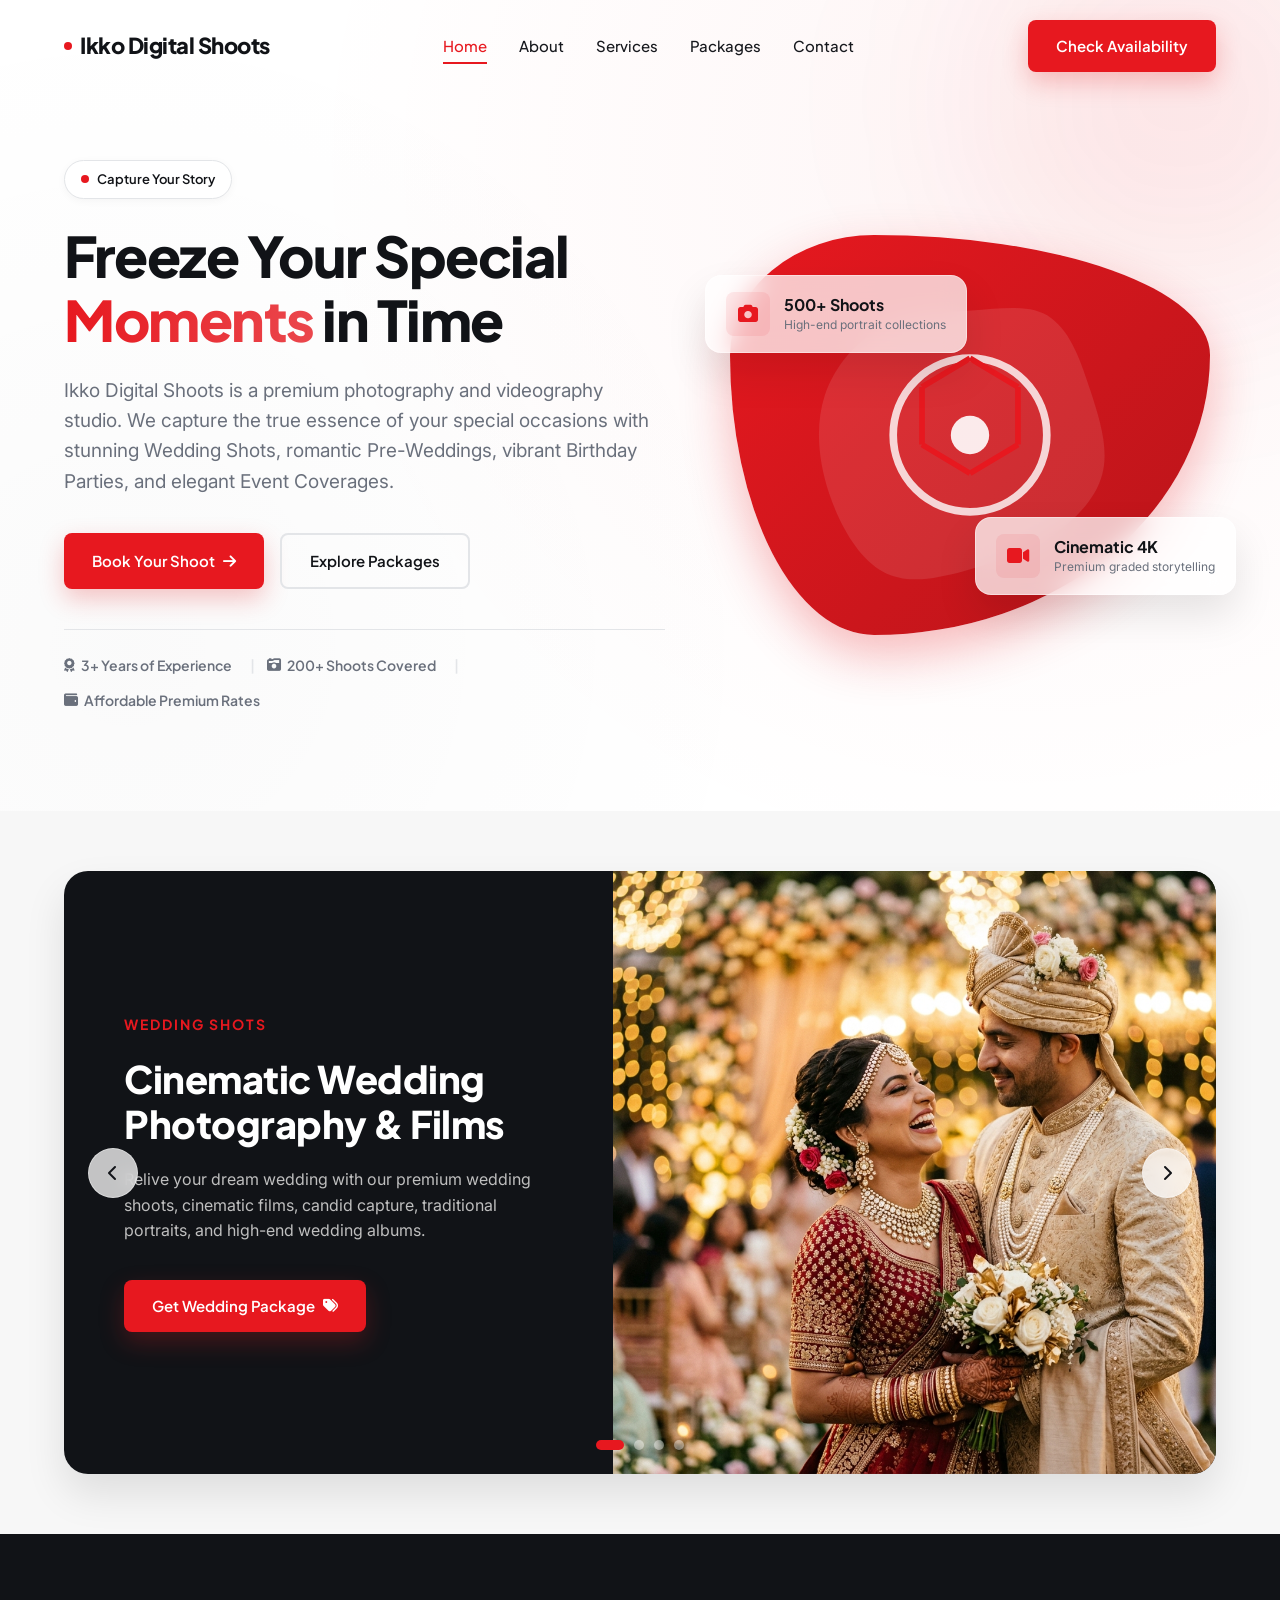
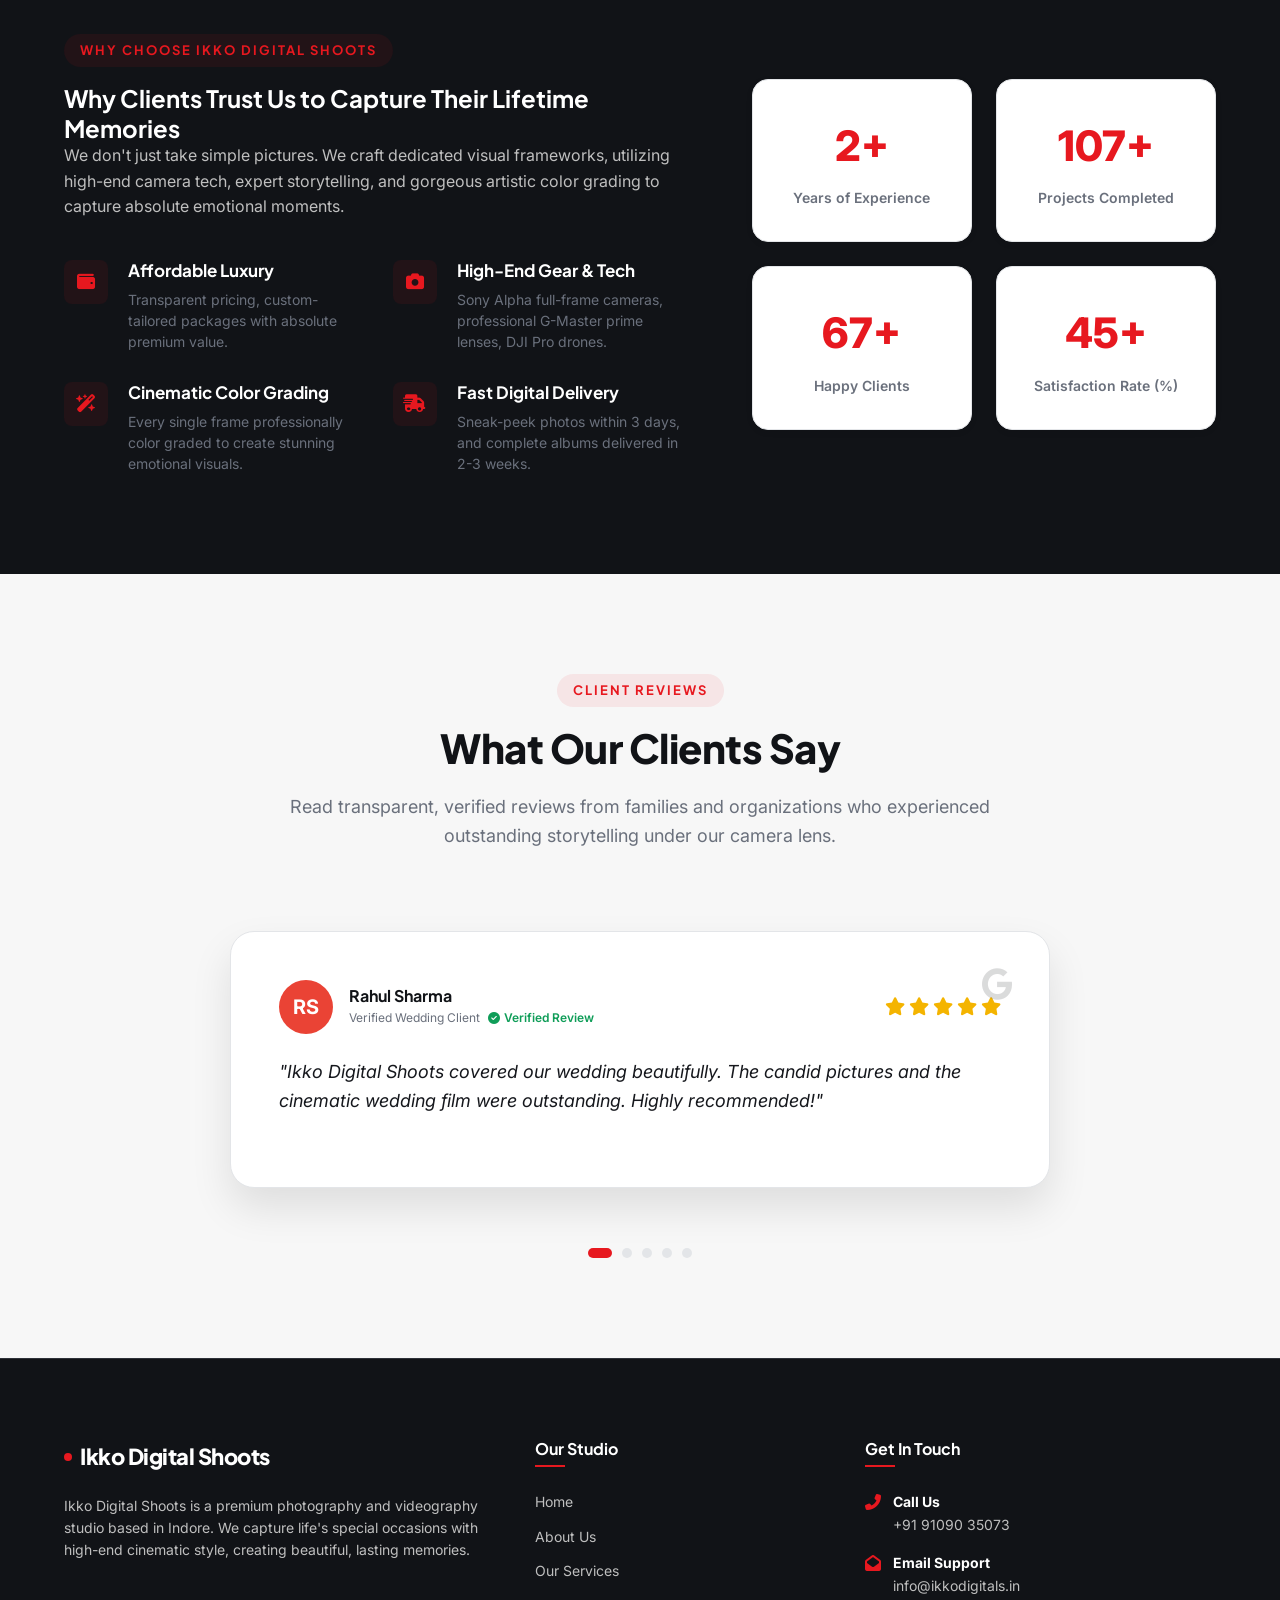
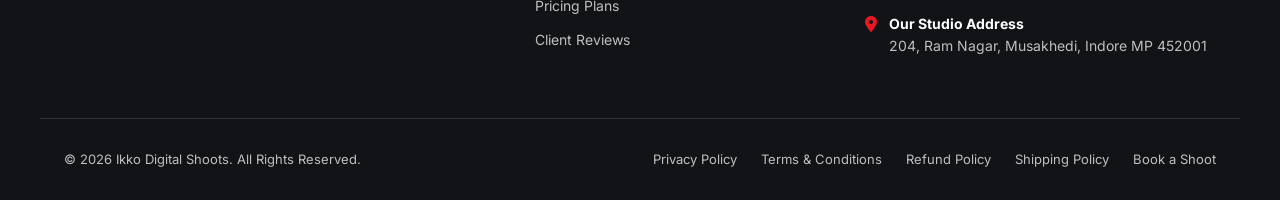
<file: index.html>
<!DOCTYPE html>
<html lang="en">
<head>
  <meta charset="UTF-8">
  <meta name="viewport" content="width=device-width, initial-scale=1.0">
  
  <!-- SEO Optimized Meta Tags -->
  <title>Ikko Digital Shoots | Premium Photography & Videography Services</title>
  <meta name="description" content="Ikko Digital Shoots captures your perfect moments with stunning Wedding Shots, Pre-Wedding Films, Event Coverage, and Birthday Parties. Affordable premium packages in Indore.">
  <meta name="keywords" content="Photography Services, Videography, Wedding Photography Indore, Pre Wedding Shoots, Event Videography, Birthday Party Shoots, Cinematic Wedding Films, Ikko Digital Shoots">
  <meta name="author" content="Ikko Digital Shoots">
  
  <!-- OpenGraph Metadata for Social Media Sharing -->
  <meta property="og:title" content="Ikko Digital Shoots | Premium Photography & Videography Services">
  <meta property="og:description" content="Capture your life's most beautiful memories with our cinematic high-definition photography and videography starting at just ₹15,000.">
  <meta property="og:image" content="assets/images/wedding_shots.png">
  <meta property="og:url" content="https://ikkodigitals.in">
  <meta property="og:type" content="website">

  <!-- Icons & Fonts -->
  <link rel="stylesheet" href="https://cdnjs.cloudflare.com/ajax/libs/font-awesome/6.4.0/css/all.min.css">
  <link rel="stylesheet" href="css/style.css">
</head>
<body>

  <!-- Scroll Progress Indicator -->
  <div class="scroll-progress-container">
    <div class="scroll-progress-bar" id="scrollProgress"></div>
  </div>

  <!-- Sticky Glassmorphic Header -->
  <header class="header" id="header">
    <div class="container header-container">
      <a href="#hero" class="logo">
        <span class="logo-dot"></span>Ikko Digital Shoots
      </a>
      
      <nav class="nav" id="navMenu">
        <a href="index.html" class="nav-link active">Home</a>
        <a href="about.html" class="nav-link">About</a>
        <a href="services.html" class="nav-link">Services</a>
        <a href="packages.html" class="nav-link">Packages</a>
        <a href="contact.html" class="nav-link">Contact</a>
        <a href="contact.html" class="btn btn-primary mobile-cta-btn">Book a Shoot</a>
      </nav>

      <div class="header-cta">
        <a href="contact.html" class="btn btn-primary">Check Availability</a>
      </div>

      <button class="hamburger" id="hamburgerMenu" aria-label="Toggle Menu">
        <span></span>
        <span></span>
        <span></span>
      </button>
    </div>
  </header>

  <!-- Interactive Hero Section -->
  <section class="hero" id="hero">
    <div class="container hero-grid">
      <div class="hero-content reveal-left">
        <div class="hero-tag">
          <span class="hero-tag-pulse"></span> Capture Your Story
        </div>
        <h1>Freeze Your Special <br><span class="gradient">Moments</span> in Time</h1>
        <p class="subheading">Ikko Digital Shoots is a premium photography and videography studio. We capture the true essence of your special occasions with stunning Wedding Shots, romantic Pre-Weddings, vibrant Birthday Parties, and elegant Event Coverages.</p>
        
        <div class="hero-ctas">
          <a href="#consultation" class="btn btn-primary">Book Your Shoot <i class="fas fa-arrow-right"></i></a>
          <a href="#pricing" class="btn btn-secondary">Explore Packages</a>
        </div>
        
        <div class="hero-trust-bar">
          <div class="hero-trust-text">
            <span><i class="fas fa-award text-primary"></i> 3+ Years of Experience</span>
            <span><i class="fas fa-camera-retro text-primary"></i> 200+ Shoots Covered</span>
            <span><i class="fas fa-wallet text-primary"></i> Affordable Premium Rates</span>
          </div>
        </div>
      </div>
      
      <div class="hero-visual reveal-right">
        <div class="hero-blob-card">
          <!-- Abstract premium SVG shape representing lenses/camera aperture structure -->
          <svg class="hero-svg-illustration" viewBox="0 0 200 200" xmlns="http://www.w3.org/2000/svg">
            <path fill="currentColor" d="M42.2,-61C52.7,-53.4,57.9,-38,62.8,-22.9C67.7,-7.8,72.4,7.1,68.9,20.4C65.4,33.7,53.8,45.4,40.4,53.7C27.1,62,12.1,66.8,-2.9,70.8C-17.9,74.8,-32.9,78,-45.3,71.2C-57.8,64.4,-67.6,47.7,-73.4,30.3C-79.1,13,-80.7,-4.9,-75.7,-20.5C-70.6,-36.1,-58.8,-49.4,-45.2,-56.3C-31.5,-63.3,-15.8,-63.9,0.7,-64.9C17.2,-65.8,31.7,-68.5,42.2,-61Z" transform="translate(100 100)" opacity="0.1"/>
            <!-- Camera Aperture Visual -->
            <circle cx="100" cy="100" r="40" fill="none" stroke="white" stroke-width="4" opacity="0.8"/>
            <circle cx="100" cy="100" r="10" fill="white" opacity="0.9"/>
            <path d="M100 60 L125 75 M125 75 L125 105 M125 105 L100 120 M100 120 L75 105 M75 105 L75 75 M75 75 L100 60" stroke="var(--primary)" stroke-width="3" fill="none"/>
          </svg>
        </div>
        <!-- Micro cards floating -->
        <div class="hero-card-floating hero-card-1">
          <div class="hero-card-icon"><i class="fas fa-camera"></i></div>
          <div class="hero-card-info">
            <h4>500+ Shoots</h4>
            <p>High-end portrait collections</p>
          </div>
        </div>
        <div class="hero-card-floating hero-card-2">
          <div class="hero-card-icon"><i class="fas fa-video"></i></div>
          <div class="hero-card-info">
            <h4>Cinematic 4K</h4>
            <p>Premium graded storytelling</p>
          </div>
        </div>
      </div>
    </div>
  </section>

  <!-- Interactive Dual-Behavior Slider Section -->
  <section class="slider-section" id="sliders">
    <div class="container">
      <div class="slider-wrapper">
        <div class="slider-container" id="sliderContainer">
          
          <!-- Slide 1: Wedding Shots -->
          <div class="slide">
            <div class="slide-content">
              <span class="slide-tag">Wedding Shots</span>
              <h2 class="slide-title">Cinematic Wedding Photography & Films</h2>
              <p class="slide-desc">Relive your dream wedding with our premium wedding shoots, cinematic films, candid capture, traditional portraits, and high-end wedding albums.</p>
              <a href="contact.html?plan=wedding" class="btn btn-primary">Get Wedding Package <i class="fas fa-tags"></i></a>
            </div>
            <div class="slide-image-container">
              <img src="assets/images/wedding_shots.png" alt="Romantic Wedding Shoot" class="slide-img">
            </div>
          </div>
          
          <!-- Slide 2: Pre Wedding -->
          <div class="slide">
            <div class="slide-content">
              <span class="slide-tag">Pre Wedding</span>
              <h2 class="slide-title">Aesthetic Pre-Wedding Shoots & Films</h2>
              <p class="slide-desc">Tell your unique love story through beautiful scenic locations, dynamic costume changes, customized styling direction, and romantic 4K films.</p>
              <a href="contact.html?plan=prewedding" class="btn btn-primary">Get Pre-Wedding Plan <i class="fas fa-heart"></i></a>
            </div>
            <div class="slide-image-container">
              <img src="assets/images/pre_wedding.png" alt="Romantic Pre-Wedding lakeside sunset shoot" class="slide-img">
            </div>
          </div>
          
          <!-- Slide 3: Events Shots -->
          <div class="slide">
            <div class="slide-content">
              <span class="slide-tag">Events Shots</span>
              <h2 class="slide-title">High-Energy Event & Concert Coverage</h2>
              <p class="slide-desc">Capturing milestones, corporate conferences, product launches, brand openings, live concerts, and high-energy music festivals with absolute precision.</p>
              <a href="contact.html?plan=event" class="btn btn-primary">Get Event Coverage <i class="fas fa-bolt"></i></a>
            </div>
            <div class="slide-image-container">
              <img src="assets/images/events_shots.png" alt="Corporate Conference and Concert Event Coverage" class="slide-img">
            </div>
          </div>

          <!-- Slide 4: Birthday Parties -->
          <div class="slide">
            <div class="slide-content">
              <span class="slide-tag">Birthday Parties</span>
              <h2 class="slide-title">Vibrant Birthday Parties & Celebrations</h2>
              <p class="slide-desc">Fun, warm, and candid capture of your kids' birthdays, themed milestone decor shoots, and memorable cake cutting family reunions.</p>
              <a href="contact.html?plan=birthday" class="btn btn-primary">Get Birthday Shoot <i class="fas fa-cake-candles"></i></a>
            </div>
            <div class="slide-image-container">
              <img src="assets/images/birthday_parties.png" alt="Kids Birthday Party and cake cutting celebration" class="slide-img">
            </div>
          </div>
          
        </div>
        
        <!-- Navigation Buttons -->
        <button class="slider-btn slider-btn-prev" id="sliderPrev" aria-label="Previous Slide"><i class="fas fa-chevron-left"></i></button>
        <button class="slider-btn slider-btn-next" id="sliderNext" aria-label="Next Slide"><i class="fas fa-chevron-right"></i></button>
        
        <!-- Navigation Dots -->
        <div class="slider-dots" id="sliderDots">
          <span class="slider-dot active" data-index="0"></span>
          <span class="slider-dot" data-index="1"></span>
          <span class="slider-dot" data-index="2"></span>
          <span class="slider-dot" data-index="3"></span>
        </div>
      </div>
    </div>
  </section>

  <!-- About Us Section -->


  <!-- Why Choose Us & Animated Counters Section -->
  <section class="section section-bg-dark" id="why-choose-us">
    <div class="container why-grid">
      <div class="why-content reveal-left">
        <span class="section-tag">Why Choose Ikko Digital Shoots</span>
        <h2>Why Clients Trust Us to Capture Their Lifetime Memories</h2>
        <p class="mb-30" style="margin-bottom: 40px; color: var(--text-light-muted);">We don't just take simple pictures. We craft dedicated visual frameworks, utilizing high-end camera tech, expert storytelling, and gorgeous artistic color grading to capture absolute emotional moments.</p>
        
        <div class="why-features">
          <div class="why-card">
            <div class="why-icon"><i class="fas fa-wallet"></i></div>
            <div class="why-info">
              <h4>Affordable Luxury</h4>
              <p>Transparent pricing, custom-tailored packages with absolute premium value.</p>
            </div>
          </div>
          
          <div class="why-card">
            <div class="why-icon"><i class="fas fa-camera"></i></div>
            <div class="why-info">
              <h4>High-End Gear & Tech</h4>
              <p>Sony Alpha full-frame cameras, professional G-Master prime lenses, DJI Pro drones.</p>
            </div>
          </div>
          
          <div class="why-card">
            <div class="why-icon"><i class="fas fa-wand-magic-sparkles"></i></div>
            <div class="why-info">
              <h4>Cinematic Color Grading</h4>
              <p>Every single frame professionally color graded to create stunning emotional visuals.</p>
            </div>
          </div>
          
          <div class="why-card">
            <div class="why-icon"><i class="fas fa-truck-fast"></i></div>
            <div class="why-info">
              <h4>Fast Digital Delivery</h4>
              <p>Sneak-peek photos within 3 days, and complete albums delivered in 2-3 weeks.</p>
            </div>
          </div>
        </div>
      </div>
      
      <!-- Counter Stats column -->
      <div class="why-stats reveal-right">
        <div class="stats-grid">
          <div class="stat-card">
            <div class="stat-number" data-target="3">0</div>
            <div class="stat-label">Years of Experience</div>
          </div>
          
          <div class="stat-card">
            <div class="stat-number" data-target="200">0</div>
            <div class="stat-label">Projects Completed</div>
          </div>
          
          <div class="stat-card">
            <div class="stat-number" data-target="150">0</div>
            <div class="stat-label">Happy Clients</div>
          </div>
          
          <div class="stat-card">
            <div class="stat-number" data-target="99">0</div>
            <div class="stat-label">Satisfaction Rate (%)</div>
          </div>
        </div>
      </div>
    </div>
  </section>

  <!-- Google Review Style Testimonials Section -->
  <section class="section section-bg-light" id="testimonials">
    <div class="container">
      <div class="section-header reveal">
        <span class="section-tag">Client Reviews</span>
        <h2>What Our Clients Say</h2>
        <p>Read transparent, verified reviews from families and organizations who experienced outstanding storytelling under our camera lens.</p>
      </div>
      
      <div class="testimonials-wrapper reveal-scale">
        <div class="testimonials-container" id="testimonialContainer">
          
          <!-- Testimonial 1 -->
          <div class="testimonial-card">
            <div class="google-review-box">
              <i class="fab fa-google google-watermark"></i>
              <div class="review-header">
                <div class="reviewer-profile">
                  <div class="reviewer-avatar" style="background-color: #EA4335;">RS</div>
                  <div class="reviewer-info">
                    <h4>Rahul Sharma</h4>
                    <div class="reviewer-meta">
                      <span>Verified Wedding Client</span>
                      <span class="verified-badge"><i class="fas fa-circle-check"></i> Verified Review</span>
                    </div>
                  </div>
                </div>
                <div class="review-stars">
                  <i class="fas fa-star"></i>
                  <i class="fas fa-star"></i>
                  <i class="fas fa-star"></i>
                  <i class="fas fa-star"></i>
                  <i class="fas fa-star"></i>
                </div>
              </div>
              <p class="review-body">"Ikko Digital Shoots covered our wedding beautifully. The candid pictures and the cinematic wedding film were outstanding. Highly recommended!"</p>
            </div>
          </div>
          
          <!-- Testimonial 2 -->
          <div class="testimonial-card">
            <div class="google-review-box">
              <i class="fab fa-google google-watermark"></i>
              <div class="review-header">
                <div class="reviewer-profile">
                  <div class="reviewer-avatar" style="background-color: #34A853;">PV</div>
                  <div class="reviewer-info">
                    <h4>Priya Verma</h4>
                    <div class="reviewer-meta">
                      <span>Verified Pre-Wedding Client</span>
                      <span class="verified-badge"><i class="fas fa-circle-check"></i> Verified Review</span>
                    </div>
                  </div>
                </div>
                <div class="review-stars">
                  <i class="fas fa-star"></i>
                  <i class="fas fa-star"></i>
                  <i class="fas fa-star"></i>
                  <i class="fas fa-star"></i>
                  <i class="fas fa-star"></i>
                </div>
              </div>
              <p class="review-body">"Excellent pre-wedding shoot experience. The team was extremely patient, suggested amazing poses, and selected gorgeous locations. We love our video!"</p>
            </div>
          </div>
          
          <!-- Testimonial 3 -->
          <div class="testimonial-card">
            <div class="google-review-box">
              <i class="fab fa-google google-watermark"></i>
              <div class="review-header">
                <div class="reviewer-profile">
                  <div class="reviewer-avatar" style="background-color: #FBBC05;">AP</div>
                  <div class="reviewer-info">
                    <h4>Amit Patel</h4>
                    <div class="reviewer-meta">
                      <span>Verified Corporate Partner</span>
                      <span class="verified-badge"><i class="fas fa-circle-check"></i> Verified Review</span>
                    </div>
                  </div>
                </div>
                <div class="review-stars">
                  <i class="fas fa-star"></i>
                  <i class="fas fa-star"></i>
                  <i class="fas fa-star"></i>
                  <i class="fas fa-star"></i>
                  <i class="fas fa-star"></i>
                </div>
              </div>
              <p class="review-body">"We hired Lucky and his team for our corporate annual meet. They captured the highlights with absolute professionalism. Very quick delivery."</p>
            </div>
          </div>
          
          <!-- Testimonial 4 -->
          <div class="testimonial-card">
            <div class="google-review-box">
              <i class="fab fa-google google-watermark"></i>
              <div class="review-header">
                <div class="reviewer-profile">
                  <div class="reviewer-avatar" style="background-color: #4285F4;">NS</div>
                  <div class="reviewer-info">
                    <h4>Neha Singh</h4>
                    <div class="reviewer-meta">
                      <span>Verified Family Client</span>
                      <span class="verified-badge"><i class="fas fa-circle-check"></i> Verified Review</span>
                    </div>
                  </div>
                </div>
                <div class="review-stars">
                  <i class="fas fa-star"></i>
                  <i class="fas fa-star"></i>
                  <i class="fas fa-star"></i>
                  <i class="fas fa-star"></i>
                  <i class="fas fa-star"></i>
                </div>
              </div>
              <p class="review-body">"Amazing birthday photoshoot for my daughter! The photos are so vibrant and natural. They captured every little smile. Will definitely hire again."</p>
            </div>
          </div>
          
          <!-- Testimonial 5 -->
          <div class="testimonial-card">
            <div class="google-review-box">
              <i class="fab fa-google google-watermark"></i>
              <div class="review-header">
                <div class="reviewer-profile">
                  <div class="reviewer-avatar" style="background-color: #ab47bc;">RY</div>
                  <div class="reviewer-info">
                    <h4>Rakesh Yadav</h4>
                    <div class="reviewer-meta">
                      <span>Verified Client</span>
                      <span class="verified-badge"><i class="fas fa-circle-check"></i> Verified Review</span>
                    </div>
                  </div>
                </div>
                <div class="review-stars">
                  <i class="fas fa-star"></i>
                  <i class="fas fa-star"></i>
                  <i class="fas fa-star"></i>
                  <i class="fas fa-star"></i>
                  <i class="fas fa-star"></i>
                </div>
              </div>
              <p class="review-body">"Professional team, premium gear, and very reasonable pricing. The photobook album is exceptionally high-quality. Best experience in Indore!"</p>
            </div>
          </div>
          
        </div>
        
        <!-- Controls -->
        <div class="testimonials-nav">
          <div class="testimonial-dots" id="testimonialDots">
            <span class="testimonial-dot active" data-index="0"></span>
            <span class="testimonial-dot" data-index="1"></span>
            <span class="testimonial-dot" data-index="2"></span>
            <span class="testimonial-dot" data-index="3"></span>
            <span class="testimonial-dot" data-index="4"></span>
          </div>
        </div>
      </div>
    </div>
  </section>

  <!-- Lead Capture Form Section -->


  <!-- Footer Section -->
  <footer class="footer">
    <div class="container footer-grid">
      
      <div class="footer-brand">
        <a href="#hero" class="logo">
          <span class="logo-dot"></span>Ikko Digital Shoots
        </a>
        <p class="footer-desc">Ikko Digital Shoots is a premium photography and videography studio based in Indore. We capture life's special occasions with high-end cinematic style, creating beautiful, lasting memories.</p>
      </div>
      
      <div class="footer-column">
        <h4>Our Studio</h4>
        <div class="footer-links">
          <a href="index.html">Home</a>
          <a href="about.html">About Us</a>
          <a href="services.html">Our Services</a>
          <a href="packages.html">Pricing Plans</a>
          <a href="index.html#testimonials">Client Reviews</a>
        </div>
      </div>
      
      <div class="footer-column">
        <h4>Get In Touch</h4>
        <div class="footer-contact">
          <a href="tel:+919109035073" class="footer-contact-item">
            <i class="fas fa-phone-alt"></i>
            <div>
              <strong>Call Us</strong>
              <p>+91 91090 35073</p>
            </div>
          </a>
          <a href="mailto:info@ikkodigitals.in" class="footer-contact-item">
            <i class="fas fa-envelope-open"></i>
            <div>
              <strong>Email Support</strong>
              <p>info@ikkodigitals.in</p>
            </div>
          </a>
          <div class="footer-contact-item">
            <i class="fas fa-map-marker-alt"></i>
            <div>
              <strong>Our Studio Address</strong>
              <p>204, Ram Nagar, Musakhedi, Indore MP 452001</p>
            </div>
          </div>
        </div>
      </div>
      
    </div>
    
    <div class="container footer-bottom">
      <p class="footer-copyright">&copy; 2026 Ikko Digital Shoots. All Rights Reserved.</p>
      <div class="footer-bottom-links">
        <a href="privacy.html">Privacy Policy</a>
        <a href="terms.html">Terms & Conditions</a>
        <a href="refund.html">Refund Policy</a>
        <a href="shipping.html">Shipping Policy</a>
        <a href="contact.html">Book a Shoot</a>
      </div>
    </div>
  </footer>



  <!-- Back to Top Button -->
  <div class="back-to-top" id="backToTop" aria-label="Scroll to Top">
    <i class="fas fa-arrow-up"></i>
  </div>

  <script src="js/main.js"></script>
</body>
</html>
</file>
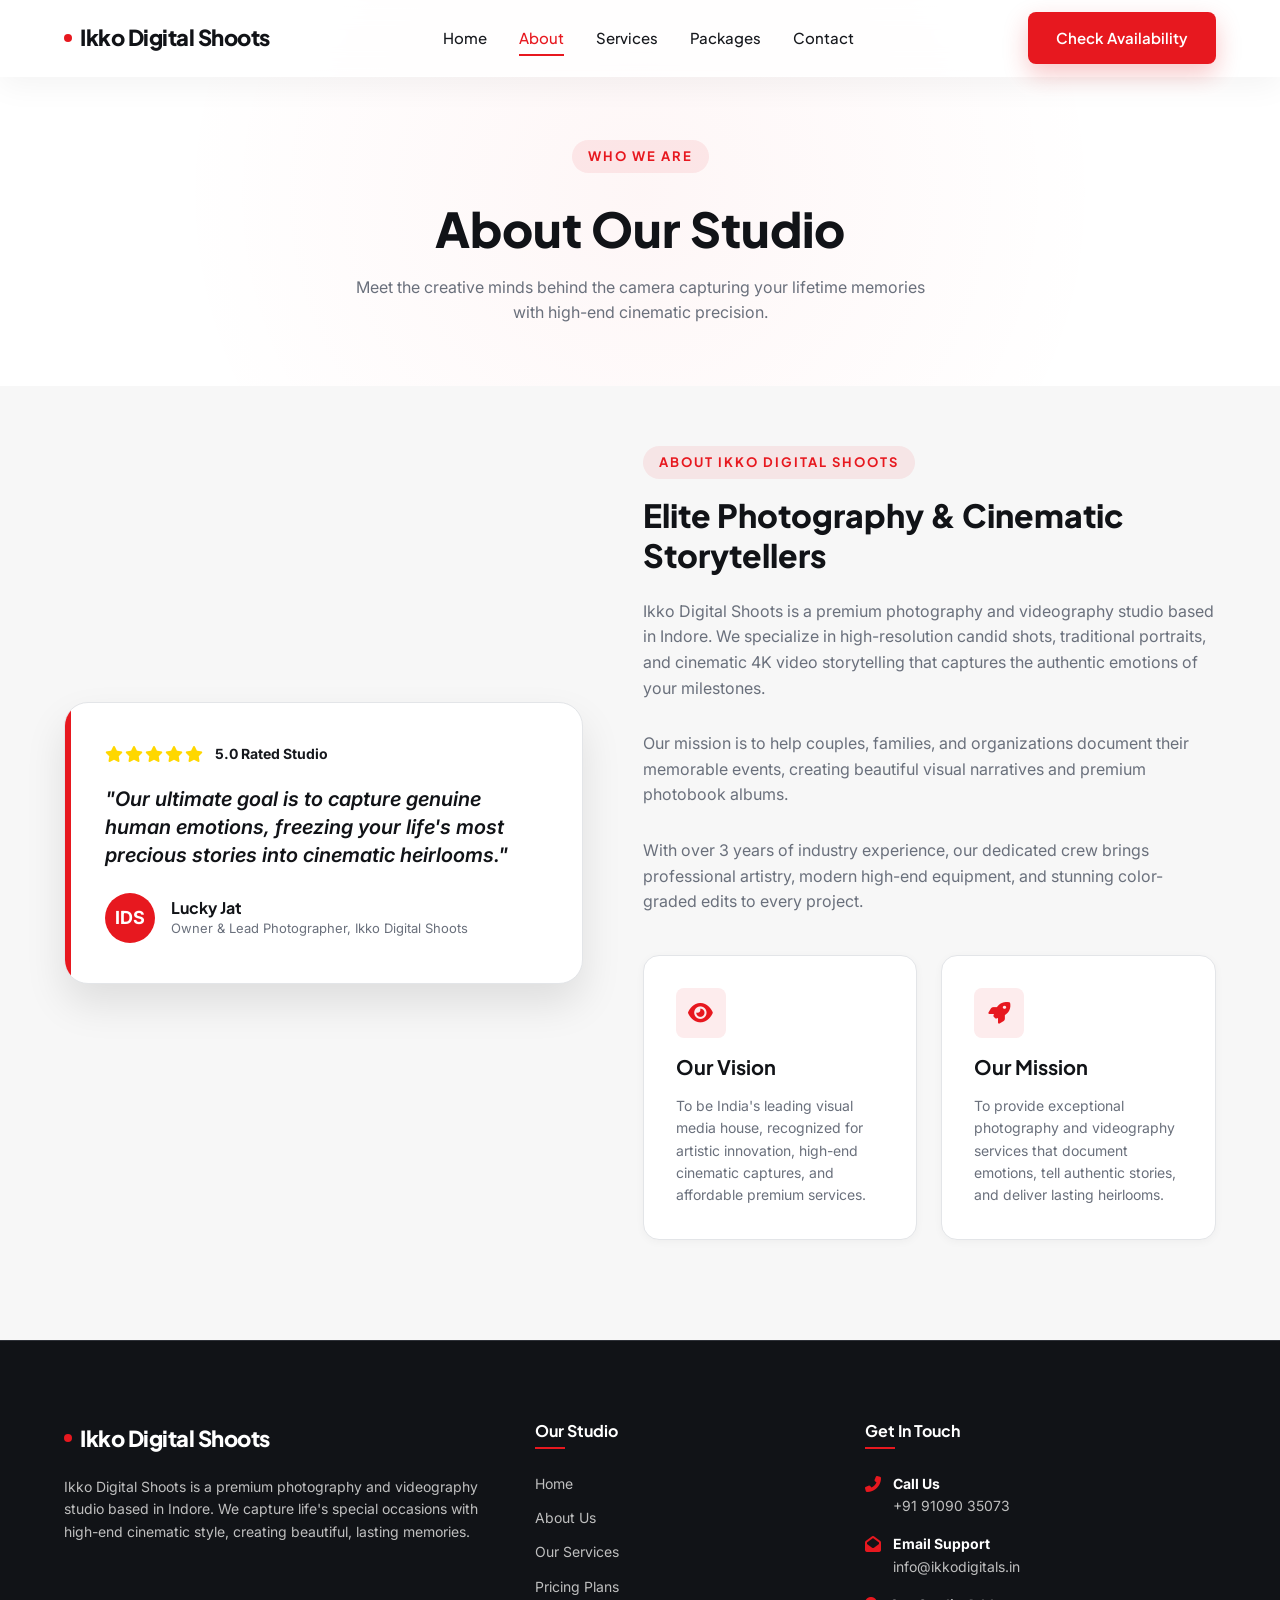
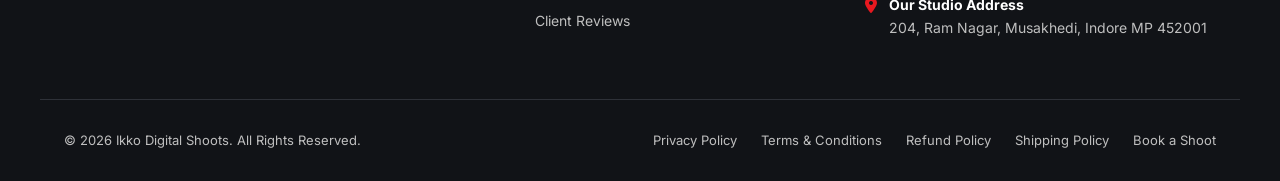
<file: about.html>
<!DOCTYPE html>
<html lang="en">
<head>
  <meta charset="UTF-8">
  <meta name="viewport" content="width=device-width, initial-scale=1.0">
  
  <!-- SEO Optimized Meta Tags -->
  <title>About Us | Ikko Digital Shoots</title>
  <meta name="description" content="Learn more about Ikko Digital Shoots, a premium photography and videography studio led by Lucky Jat in Indore. Meet our team, our vision, and our mission.">
  <meta name="author" content="Ikko Digital Shoots">
  
  <!-- Icons & Fonts -->
  <link rel="stylesheet" href="https://cdnjs.cloudflare.com/ajax/libs/font-awesome/6.4.0/css/all.min.css">
  <link rel="stylesheet" href="css/style.css">
</head>
<body>

  <!-- Scroll Progress Indicator -->
  <div class="scroll-progress-container">
    <div class="scroll-progress-bar" id="scrollProgress"></div>
  </div>

  <!-- Sticky Glassmorphic Header -->
  <header class="header scrolled" id="header" style="background-color: var(--glass-bg); backdrop-filter: blur(12px); -webkit-backdrop-filter: blur(12px); border-bottom: 1px solid var(--glass-border); box-shadow: var(--glass-shadow); padding: 12px 0;">
    <div class="container header-container">
      <a href="index.html" class="logo">
        <span class="logo-dot"></span>Ikko Digital Shoots
      </a>
      
      <nav class="nav" id="navMenu">
        <a href="index.html" class="nav-link">Home</a>
        <a href="about.html" class="nav-link active">About</a>
        <a href="services.html" class="nav-link">Services</a>
        <a href="packages.html" class="nav-link">Packages</a>
        <a href="contact.html" class="nav-link">Contact</a>
        <a href="contact.html" class="btn btn-primary mobile-cta-btn">Book a Shoot</a>
      </nav>

      <div class="header-cta">
        <a href="contact.html" class="btn btn-primary">Check Availability</a>
      </div>

      <button class="hamburger" id="hamburgerMenu" aria-label="Toggle Menu">
        <span></span>
        <span></span>
        <span></span>
      </button>
    </div>
  </header>

  <!-- Subpage Hero Banner -->
  <section class="hero-banner" style="padding: 140px 0 60px 0; text-align: center; background: radial-gradient(circle at 50% 50%, rgba(227, 30, 36, 0.04) 0%, transparent 70%);">
    <div class="container">
      <span class="section-tag">Who We Are</span>
      <h1 style="font-size: 48px; font-weight: 800; margin-top: 10px;">About Our Studio</h1>
      <p style="color: var(--text-muted); max-width: 600px; margin: 16px auto 0 auto; font-size: 16px; line-height: 1.6;">Meet the creative minds behind the camera capturing your lifetime memories with high-end cinematic precision.</p>
    </div>
  </section>

  <!-- About Section -->
  <section class="section section-bg-light" id="about" style="padding: 60px 0 100px 0;">
    <div class="container about-grid">
      <div class="about-visual reveal-left">
        <div class="about-card">
          <div class="about-rating">
            <div class="stars">
              <i class="fas fa-star"></i>
              <i class="fas fa-star"></i>
              <i class="fas fa-star"></i>
              <i class="fas fa-star"></i>
              <i class="fas fa-star"></i>
            </div>
            <span class="about-rating-text">5.0 Rated Studio</span>
          </div>
          <blockquote class="about-quote">
            "Our ultimate goal is to capture genuine human emotions, freezing your life's most precious stories into cinematic heirlooms."
          </blockquote>
          <div class="about-author">
            <div class="about-avatar">IDS</div>
            <div class="about-author-info">
              <h4>Lucky Jat</h4>
              <p>Owner & Lead Photographer, Ikko Digital Shoots</p>
            </div>
          </div>
        </div>
      </div>
      
      <div class="about-content reveal-right">
        <span class="section-tag">About Ikko Digital Shoots</span>
        <h3>Elite Photography & Cinematic Storytellers</h3>
        <p class="about-text">Ikko Digital Shoots is a premium photography and videography studio based in Indore. We specialize in high-resolution candid shots, traditional portraits, and cinematic 4K video storytelling that captures the authentic emotions of your milestones.</p>
        <p class="about-text">Our mission is to help couples, families, and organizations document their memorable events, creating beautiful visual narratives and premium photobook albums.</p>
        <p class="about-text">With over 3 years of industry experience, our dedicated crew brings professional artistry, modern high-end equipment, and stunning color-graded edits to every project.</p>
        
        <!-- Vision & Mission Inner Cards -->
        <div class="vm-grid">
          <div class="vm-card">
            <div class="vm-icon"><i class="fas fa-eye"></i></div>
            <h4>Our Vision</h4>
            <p>To be India's leading visual media house, recognized for artistic innovation, high-end cinematic captures, and affordable premium services.</p>
          </div>
          <div class="vm-card">
            <div class="vm-icon"><i class="fas fa-rocket"></i></div>
            <h4>Our Mission</h4>
            <p>To provide exceptional photography and videography services that document emotions, tell authentic stories, and deliver lasting heirlooms.</p>
          </div>
        </div>
      </div>
    </div>
  </section>

  <!-- Footer Section -->
  <footer class="footer">
    <div class="container footer-grid">
      
      <div class="footer-brand">
        <a href="index.html" class="logo">
          <span class="logo-dot"></span>Ikko Digital Shoots
        </a>
        <p class="footer-desc">Ikko Digital Shoots is a premium photography and videography studio based in Indore. We capture life's special occasions with high-end cinematic style, creating beautiful, lasting memories.</p>
      </div>
      
      <div class="footer-column">
        <h4>Our Studio</h4>
        <div class="footer-links">
          <a href="index.html">Home</a>
          <a href="about.html">About Us</a>
          <a href="services.html">Our Services</a>
          <a href="packages.html">Pricing Plans</a>
          <a href="index.html#testimonials">Client Reviews</a>
        </div>
      </div>
      
      <div class="footer-column">
        <h4>Get In Touch</h4>
        <div class="footer-contact">
          <a href="tel:+919109035073" class="footer-contact-item">
            <i class="fas fa-phone-alt"></i>
            <div>
              <strong>Call Us</strong>
              <p>+91 91090 35073</p>
            </div>
          </a>
          <a href="mailto:info@ikkodigitals.in" class="footer-contact-item">
            <i class="fas fa-envelope-open"></i>
            <div>
              <strong>Email Support</strong>
              <p>info@ikkodigitals.in</p>
            </div>
          </a>
          <div class="footer-contact-item">
            <i class="fas fa-map-marker-alt"></i>
            <div>
              <strong>Our Studio Address</strong>
              <p>204, Ram Nagar, Musakhedi, Indore MP 452001</p>
            </div>
          </div>
        </div>
      </div>
      
    </div>
    
    <div class="container footer-bottom">
      <p class="footer-copyright">&copy; 2026 Ikko Digital Shoots. All Rights Reserved.</p>
      <div class="footer-bottom-links">
        <a href="privacy.html">Privacy Policy</a>
        <a href="terms.html">Terms & Conditions</a>
        <a href="refund.html">Refund Policy</a>
        <a href="shipping.html">Shipping Policy</a>
        <a href="contact.html">Book a Shoot</a>
      </div>
    </div>
  </footer>

  <!-- Back to Top Button -->
  <div class="back-to-top" id="backToTop" aria-label="Scroll to Top">
    <i class="fas fa-arrow-up"></i>
  </div>

  <script src="js/main.js"></script>
</body>
</html>
</file>
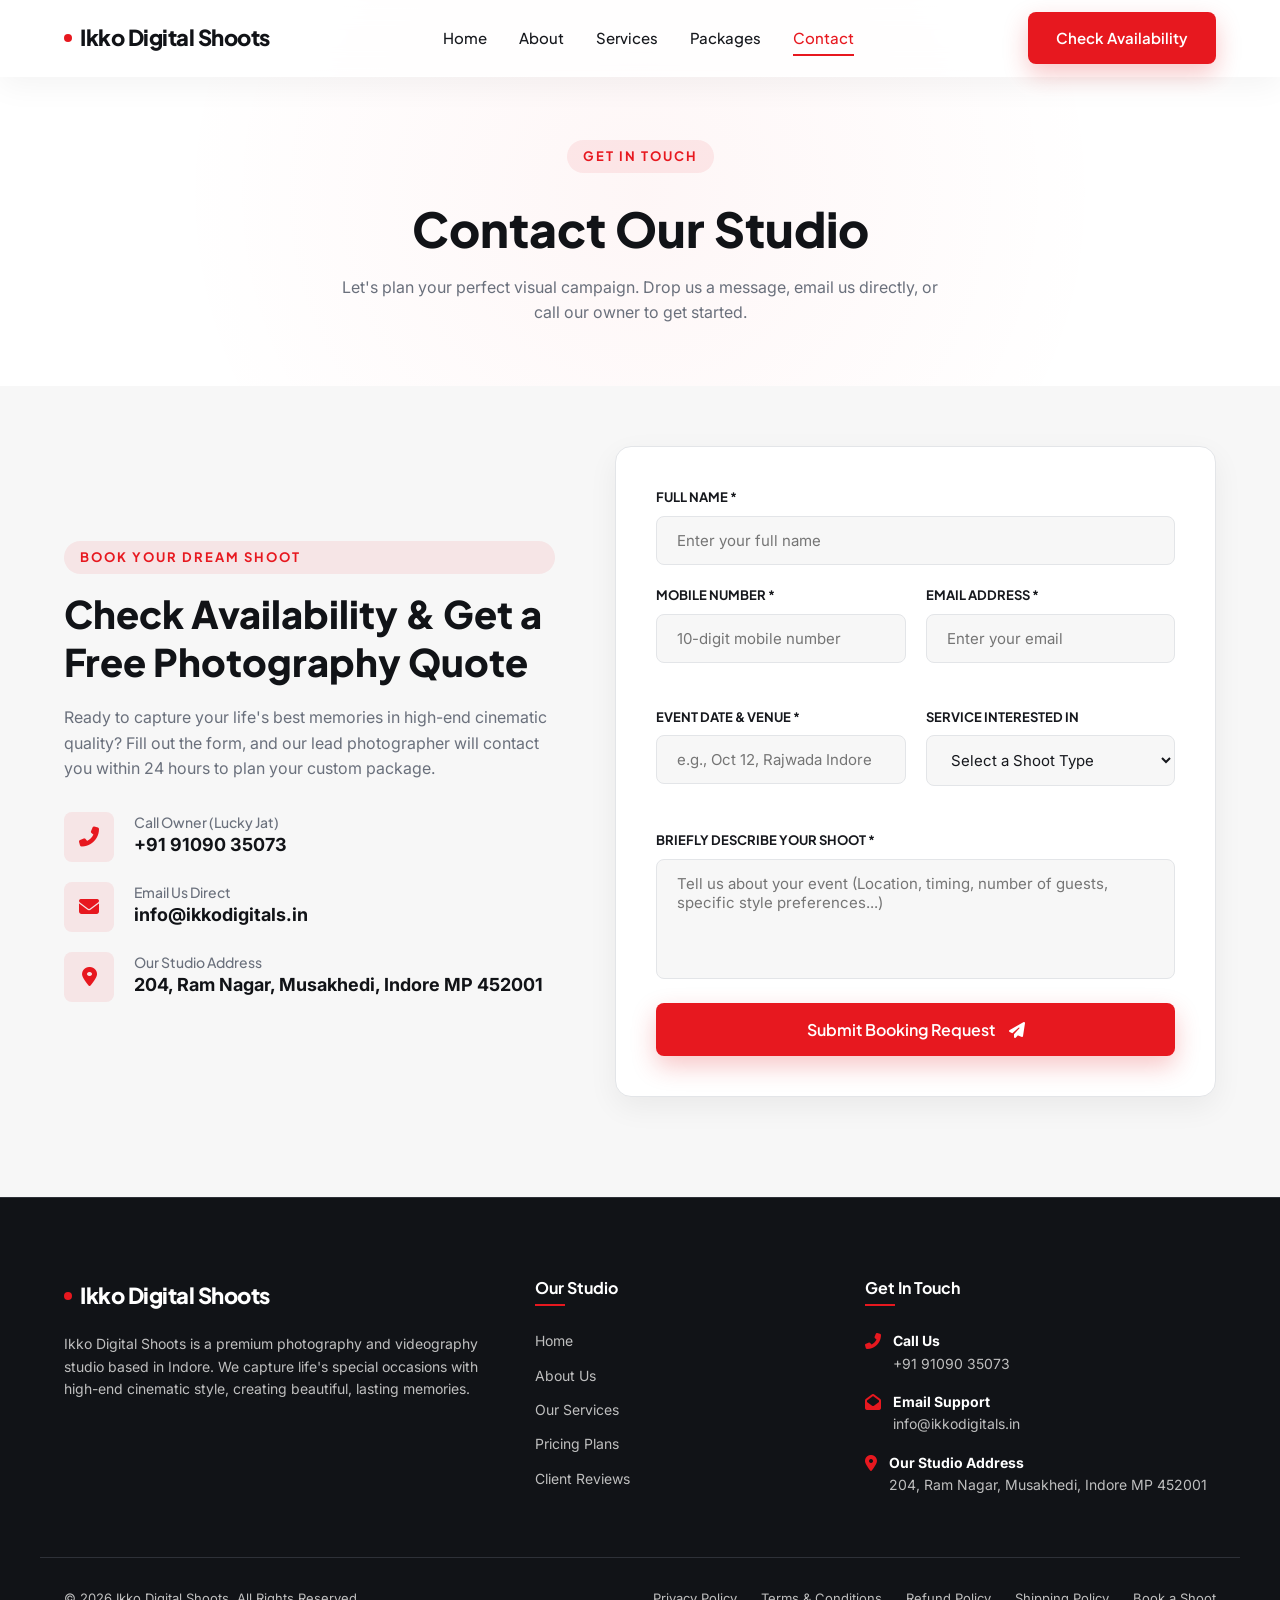
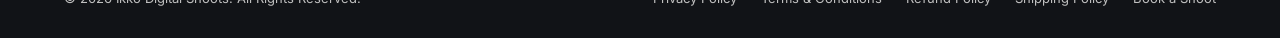
<file: contact.html>
<!DOCTYPE html>
<html lang="en">
<head>
  <meta charset="UTF-8">
  <meta name="viewport" content="width=device-width, initial-scale=1.0">
  
  <!-- SEO Optimized Meta Tags -->
  <title>Contact Us | Ikko Digital Shoots</title>
  <meta name="description" content="Book a photography session with Ikko Digital Shoots in Indore. Fill out our form to check availability and get a free quote for weddings, events, and birthdays.">
  <meta name="author" content="Ikko Digital Shoots">
  
  <!-- Icons & Fonts -->
  <link rel="stylesheet" href="https://cdnjs.cloudflare.com/ajax/libs/font-awesome/6.4.0/css/all.min.css">
  <link rel="stylesheet" href="css/style.css">
</head>
<body>

  <!-- Scroll Progress Indicator -->
  <div class="scroll-progress-container">
    <div class="scroll-progress-bar" id="scrollProgress"></div>
  </div>

  <!-- Sticky Glassmorphic Header -->
  <header class="header scrolled" id="header" style="background-color: var(--glass-bg); backdrop-filter: blur(12px); -webkit-backdrop-filter: blur(12px); border-bottom: 1px solid var(--glass-border); box-shadow: var(--glass-shadow); padding: 12px 0;">
    <div class="container header-container">
      <a href="index.html" class="logo">
        <span class="logo-dot"></span>Ikko Digital Shoots
      </a>
      
      <nav class="nav" id="navMenu">
        <a href="index.html" class="nav-link">Home</a>
        <a href="about.html" class="nav-link">About</a>
        <a href="services.html" class="nav-link">Services</a>
        <a href="packages.html" class="nav-link">Packages</a>
        <a href="contact.html" class="nav-link active">Contact</a>
        <a href="contact.html" class="btn btn-primary mobile-cta-btn">Book a Shoot</a>
      </nav>

      <div class="header-cta">
        <a href="contact.html" class="btn btn-primary">Check Availability</a>
      </div>

      <button class="hamburger" id="hamburgerMenu" aria-label="Toggle Menu">
        <span></span>
        <span></span>
        <span></span>
      </button>
    </div>
  </header>

  <!-- Subpage Hero Banner -->
  <section class="hero-banner" style="padding: 140px 0 60px 0; text-align: center; background: radial-gradient(circle at 50% 50%, rgba(227, 30, 36, 0.04) 0%, transparent 70%);">
    <div class="container">
      <span class="section-tag">Get In Touch</span>
      <h1 style="font-size: 48px; font-weight: 800; margin-top: 10px;">Contact Our Studio</h1>
      <p style="color: var(--text-muted); max-width: 600px; margin: 16px auto 0 auto; font-size: 16px; line-height: 1.6;">Let's plan your perfect visual campaign. Drop us a message, email us directly, or call our owner to get started.</p>
    </div>
  </section>

  <!-- Consultation Form Section -->
  <section class="section section-bg-light" id="consultation" style="padding: 60px 0 100px 0;">
    <div class="container consultation-grid">
      
      <div class="consultation-info reveal-left">
        <span class="section-tag">Book Your Dream Shoot</span>
        <h2 class="consultation-title">Check Availability & Get a Free Photography Quote</h2>
        <p class="consultation-desc" style="margin-bottom: 30px;">Ready to capture your life's best memories in high-end cinematic quality? Fill out the form, and our lead photographer will contact you within 24 hours to plan your custom package.</p>
        
        <div class="contact-channels" style="display: flex; flex-direction: column; gap: 20px;">
          <a href="tel:+919109035073" class="contact-item">
            <div class="contact-icon"><i class="fas fa-phone-alt"></i></div>
            <div class="contact-details">
              <h4>Call Owner (Lucky Jat)</h4>
              <p>+91 91090 35073</p>
            </div>
          </a>
          <a href="mailto:info@ikkodigitals.in" class="contact-item">
            <div class="contact-icon"><i class="fas fa-envelope"></i></div>
            <div class="contact-details">
              <h4>Email Us Direct</h4>
              <p>info@ikkodigitals.in</p>
            </div>
          </a>
          <div class="contact-item">
            <div class="contact-icon"><i class="fas fa-map-marker-alt"></i></div>
            <div class="contact-details">
              <h4>Our Studio Address</h4>
              <p>204, Ram Nagar, Musakhedi, Indore MP 452001</p>
            </div>
          </div>
        </div>
      </div>
      
      <!-- Interactive Form -->
      <div class="form-card reveal-right" style="background-color: var(--white); padding: 40px; border-radius: var(--radius-md); border: 1px solid var(--border-color); box-shadow: var(--shadow-md);">
        <div class="form-success-alert" id="formSuccess" style="margin-bottom: 24px; padding: 16px 20px; border-radius: var(--radius-sm); background-color: var(--primary-light); color: var(--primary); font-weight: 700; display: none; align-items: center; gap: 12px;">
          <i class="fas fa-circle-check" style="font-size: 24px;"></i>
          <span>Success! Your booking request has been submitted. We will contact you within 24 hours.</span>
        </div>
        
        <form action="https://formspree.io/f/info@ikkodigitals.in" method="POST" id="leadForm" onsubmit="handleLeadSubmit(event)">
          <!-- Honeypot field for spam prevention -->
          <input type="text" name="_gotcha" style="display:none">
          
          <div class="form-group" style="margin-bottom: 20px; display: flex; flex-direction: column; align-items: flex-start;">
            <label class="form-label" for="fullName" style="margin-bottom: 8px; font-size: 13px; font-weight: 700; text-transform: uppercase; color: var(--text-dark);">Full Name *</label>
            <input type="text" id="fullName" name="name" class="form-control" placeholder="Enter your full name" style="width: 100%;" required>
          </div>
          
          <div class="form-row" style="display: grid; grid-template-columns: 1fr 1fr; gap: 20px; margin-bottom: 20px; width: 100%;">
            <div class="form-group" style="display: flex; flex-direction: column; align-items: flex-start;">
              <label class="form-label" for="mobileNumber" style="margin-bottom: 8px; font-size: 13px; font-weight: 700; text-transform: uppercase; color: var(--text-dark);">Mobile Number *</label>
              <input type="tel" id="mobileNumber" name="phone" class="form-control" placeholder="10-digit mobile number" pattern="[0-9]{10}" style="width: 100%;" required>
            </div>
            
            <div class="form-group" style="display: flex; flex-direction: column; align-items: flex-start;">
              <label class="form-label" for="emailAddress" style="margin-bottom: 8px; font-size: 13px; font-weight: 700; text-transform: uppercase; color: var(--text-dark);">Email Address *</label>
              <input type="email" id="emailAddress" name="email" class="form-control" placeholder="Enter your email" style="width: 100%;" required>
            </div>
          </div>
          
          <div class="form-row" style="display: grid; grid-template-columns: 1fr 1fr; gap: 20px; margin-bottom: 20px; width: 100%;">
            <div class="form-group" style="display: flex; flex-direction: column; align-items: flex-start;">
              <label class="form-label" for="businessName" style="margin-bottom: 8px; font-size: 13px; font-weight: 700; text-transform: uppercase; color: var(--text-dark);">Event Date & Venue *</label>
              <input type="text" id="businessName" name="event_details" class="form-control" placeholder="e.g., Oct 12, Rajwada Indore" style="width: 100%;" required>
            </div>
            
            <div class="form-group" style="display: flex; flex-direction: column; align-items: flex-start;">
              <label class="form-label" for="serviceInterested" style="margin-bottom: 8px; font-size: 13px; font-weight: 700; text-transform: uppercase; color: var(--text-dark);">Service Interested In</label>
              <select id="serviceInterested" name="service" class="form-control" style="width: 100%;">
                <option value="" disabled selected>Select a Shoot Type</option>
                <option value="Wedding Shots">Wedding Shots</option>
                <option value="Pre-Wedding Shoot">Pre-Wedding Shoot</option>
                <option value="Event Coverage">Event Coverage</option>
                <option value="Birthday Shoot">Birthday Shoot</option>
              </select>
            </div>
          </div>
          
          <div class="form-group" style="margin-bottom: 24px; display: flex; flex-direction: column; align-items: flex-start;">
            <label class="form-label" for="formMessage" style="margin-bottom: 8px; font-size: 13px; font-weight: 700; text-transform: uppercase; color: var(--text-dark);">Briefly Describe Your Shoot *</label>
            <textarea id="formMessage" name="message" class="form-control" placeholder="Tell us about your event (Location, timing, number of guests, specific style preferences...)" style="width: 100%; height: 120px; resize: none;" required></textarea>
          </div>
          
          <button type="submit" class="btn btn-primary form-submit-btn" style="width: 100%; padding: 16px; border-radius: var(--radius-sm); font-size: 16px;">Submit Booking Request <i class="fas fa-paper-plane" style="margin-left: 6px;"></i></button>
        </form>
      </div>
      
    </div>
  </section>

  <!-- Footer Section -->
  <footer class="footer">
    <div class="container footer-grid">
      
      <div class="footer-brand">
        <a href="index.html" class="logo">
          <span class="logo-dot"></span>Ikko Digital Shoots
        </a>
        <p class="footer-desc">Ikko Digital Shoots is a premium photography and videography studio based in Indore. We capture life's special occasions with high-end cinematic style, creating beautiful, lasting memories.</p>
      </div>
      
      <div class="footer-column">
        <h4>Our Studio</h4>
        <div class="footer-links">
          <a href="index.html">Home</a>
          <a href="about.html">About Us</a>
          <a href="services.html">Our Services</a>
          <a href="packages.html">Pricing Plans</a>
          <a href="index.html#testimonials">Client Reviews</a>
        </div>
      </div>
      
      <div class="footer-column">
        <h4>Get In Touch</h4>
        <div class="footer-contact">
          <a href="tel:+919109035073" class="footer-contact-item">
            <i class="fas fa-phone-alt"></i>
            <div>
              <strong>Call Us</strong>
              <p>+91 91090 35073</p>
            </div>
          </a>
          <a href="mailto:info@ikkodigitals.in" class="footer-contact-item">
            <i class="fas fa-envelope-open"></i>
            <div>
              <strong>Email Support</strong>
              <p>info@ikkodigitals.in</p>
            </div>
          </a>
          <div class="footer-contact-item">
            <i class="fas fa-map-marker-alt"></i>
            <div>
              <strong>Our Studio Address</strong>
              <p>204, Ram Nagar, Musakhedi, Indore MP 452001</p>
            </div>
          </div>
        </div>
      </div>
      
    </div>
    
    <div class="container footer-bottom">
      <p class="footer-copyright">&copy; 2026 Ikko Digital Shoots. All Rights Reserved.</p>
      <div class="footer-bottom-links">
        <a href="privacy.html">Privacy Policy</a>
        <a href="terms.html">Terms & Conditions</a>
        <a href="refund.html">Refund Policy</a>
        <a href="shipping.html">Shipping Policy</a>
        <a href="contact.html">Book a Shoot</a>
      </div>
    </div>
  </footer>

  <!-- Back to Top Button -->
  <div class="back-to-top" id="backToTop" aria-label="Scroll to Top">
    <i class="fas fa-arrow-up"></i>
  </div>

  <script src="js/main.js"></script>
</body>
</html>
</file>
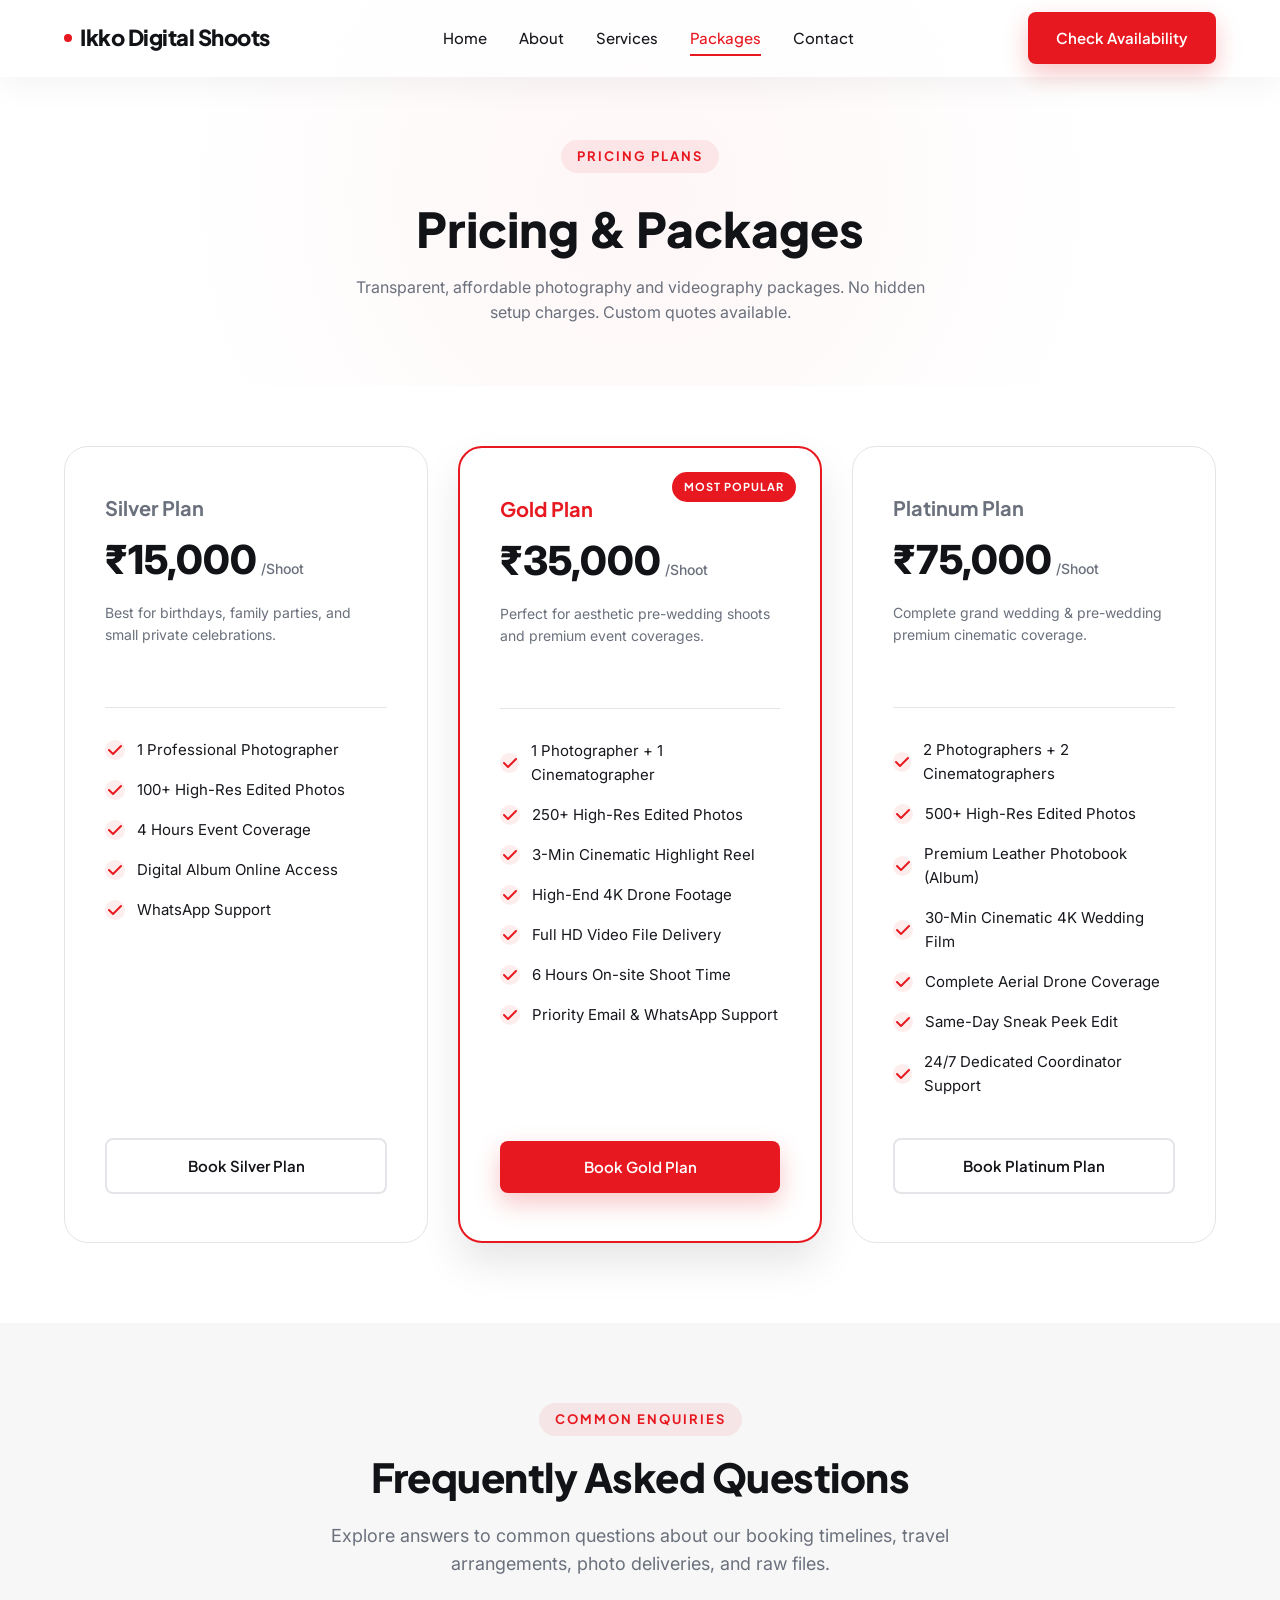
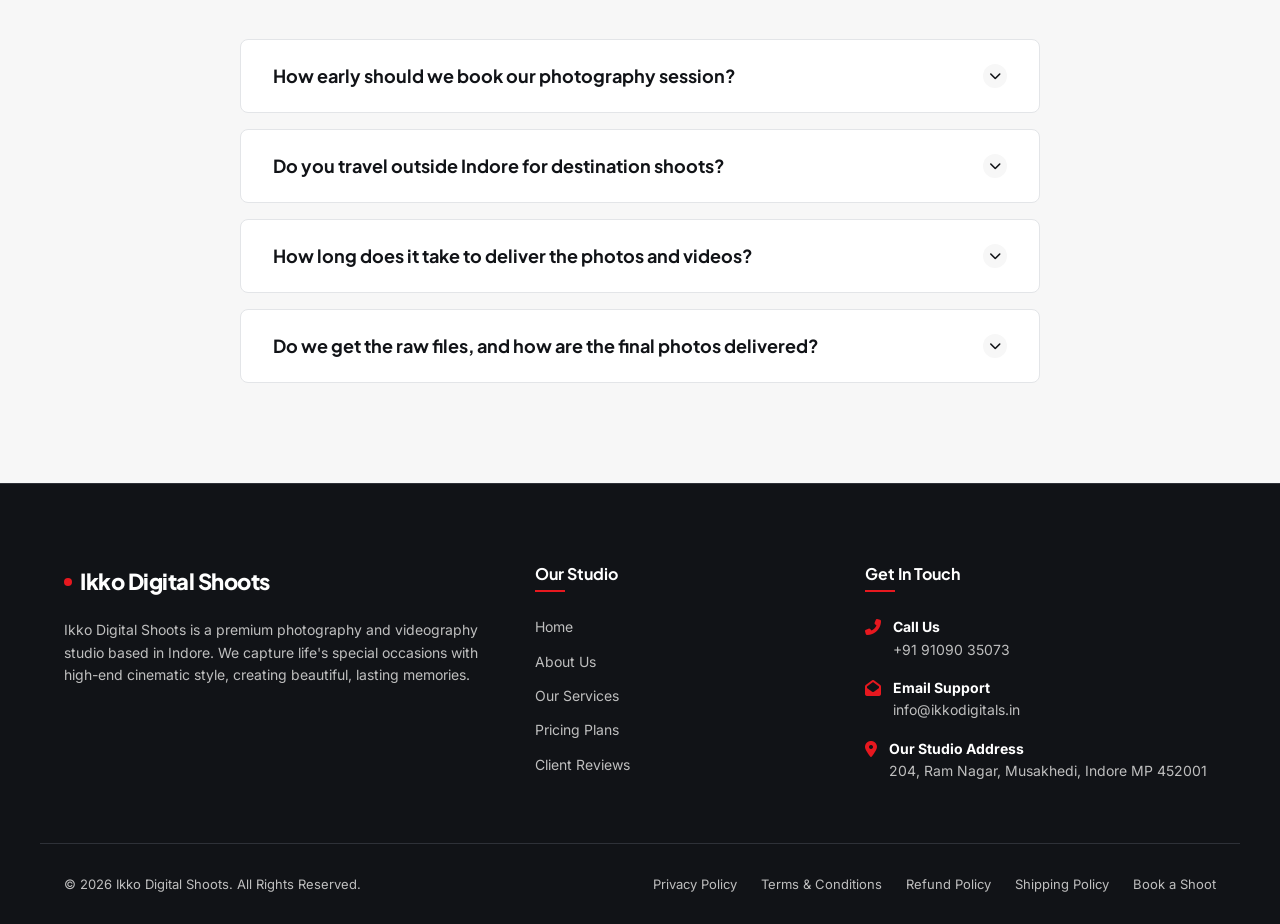
<file: packages.html>
<!DOCTYPE html>
<html lang="en">
<head>
  <meta charset="UTF-8">
  <meta name="viewport" content="width=device-width, initial-scale=1.0">
  
  <!-- SEO Optimized Meta Tags -->
  <title>Pricing & Packages | Ikko Digital Shoots</title>
  <meta name="description" content="View transparent, affordable photography and videography plans for birthdays, pre-weddings, corporate event coverage, and weddings by Ikko Digital Shoots.">
  <meta name="author" content="Ikko Digital Shoots">
  
  <!-- Icons & Fonts -->
  <link rel="stylesheet" href="https://cdnjs.cloudflare.com/ajax/libs/font-awesome/6.4.0/css/all.min.css">
  <link rel="stylesheet" href="css/style.css">
</head>
<body>

  <!-- Scroll Progress Indicator -->
  <div class="scroll-progress-container">
    <div class="scroll-progress-bar" id="scrollProgress"></div>
  </div>

  <!-- Sticky Glassmorphic Header -->
  <header class="header scrolled" id="header" style="background-color: var(--glass-bg); backdrop-filter: blur(12px); -webkit-backdrop-filter: blur(12px); border-bottom: 1px solid var(--glass-border); box-shadow: var(--glass-shadow); padding: 12px 0;">
    <div class="container header-container">
      <a href="index.html" class="logo">
        <span class="logo-dot"></span>Ikko Digital Shoots
      </a>
      
      <nav class="nav" id="navMenu">
        <a href="index.html" class="nav-link">Home</a>
        <a href="about.html" class="nav-link">About</a>
        <a href="services.html" class="nav-link">Services</a>
        <a href="packages.html" class="nav-link active">Packages</a>
        <a href="contact.html" class="nav-link">Contact</a>
        <a href="contact.html" class="btn btn-primary mobile-cta-btn">Book a Shoot</a>
      </nav>

      <div class="header-cta">
        <a href="contact.html" class="btn btn-primary">Check Availability</a>
      </div>

      <button class="hamburger" id="hamburgerMenu" aria-label="Toggle Menu">
        <span></span>
        <span></span>
        <span></span>
      </button>
    </div>
  </header>

  <!-- Subpage Hero Banner -->
  <section class="hero-banner" style="padding: 140px 0 60px 0; text-align: center; background: radial-gradient(circle at 50% 50%, rgba(227, 30, 36, 0.04) 0%, transparent 70%);">
    <div class="container">
      <span class="section-tag">Pricing Plans</span>
      <h1 style="font-size: 48px; font-weight: 800; margin-top: 10px;">Pricing & Packages</h1>
      <p style="color: var(--text-muted); max-width: 600px; margin: 16px auto 0 auto; font-size: 16px; line-height: 1.6;">Transparent, affordable photography and videography packages. No hidden setup charges. Custom quotes available.</p>
    </div>
  </section>

  <!-- Pricing Packages Section -->
  <section class="section" id="pricing" style="padding: 60px 0 80px 0;">
    <div class="container">
      <div class="pricing-grid">
        
        <!-- Silver Package -->
        <div class="pricing-card reveal" style="transition-delay: 0.1s;">
          <div class="pricing-header">
            <h3 class="pricing-name">Silver Plan</h3>
            <div class="pricing-price">₹15,000<span>/Shoot</span></div>
            <p class="pricing-desc">Best for birthdays, family parties, and small private celebrations.</p>
          </div>
          <div class="pricing-divider"></div>
          <ul class="pricing-features">
            <li><i class="fas fa-check"></i> 1 Professional Photographer</li>
            <li><i class="fas fa-check"></i> 100+ High-Res Edited Photos</li>
            <li><i class="fas fa-check"></i> 4 Hours Event Coverage</li>
            <li><i class="fas fa-check"></i> Digital Album Online Access</li>
            <li><i class="fas fa-check"></i> WhatsApp Support</li>
          </ul>
          <a href="contact.html?plan=Silver" class="btn btn-secondary pricing-cta">Book Silver Plan</a>
        </div>
        
        <!-- Gold Package (Featured) -->
        <div class="pricing-card featured reveal" style="transition-delay: 0.2s;">
          <div class="pricing-header">
            <h3 class="pricing-name">Gold Plan</h3>
            <div class="pricing-price">₹35,000<span>/Shoot</span></div>
            <p class="pricing-desc">Perfect for aesthetic pre-wedding shoots and premium event coverages.</p>
          </div>
          <div class="pricing-divider"></div>
          <ul class="pricing-features">
            <li><i class="fas fa-check"></i> 1 Photographer + 1 Cinematographer</li>
            <li><i class="fas fa-check"></i> 250+ High-Res Edited Photos</li>
            <li><i class="fas fa-check"></i> 3-Min Cinematic Highlight Reel</li>
            <li><i class="fas fa-check"></i> High-End 4K Drone Footage</li>
            <li><i class="fas fa-check"></i> Full HD Video File Delivery</li>
            <li><i class="fas fa-check"></i> 6 Hours On-site Shoot Time</li>
            <li><i class="fas fa-check"></i> Priority Email & WhatsApp Support</li>
          </ul>
          <a href="contact.html?plan=Gold" class="btn btn-primary pricing-cta">Book Gold Plan</a>
        </div>
        
        <!-- Premium Package -->
        <div class="pricing-card premium reveal" style="transition-delay: 0.3s;">
          <div class="pricing-header">
            <h3 class="pricing-name">Platinum Plan</h3>
            <div class="pricing-price">₹75,000<span>/Shoot</span></div>
            <p class="pricing-desc">Complete grand wedding & pre-wedding premium cinematic coverage.</p>
          </div>
          <div class="pricing-divider"></div>
          <ul class="pricing-features">
            <li><i class="fas fa-check"></i> 2 Photographers + 2 Cinematographers</li>
            <li><i class="fas fa-check"></i> 500+ High-Res Edited Photos</li>
            <li><i class="fas fa-check"></i> Premium Leather Photobook (Album)</li>
            <li><i class="fas fa-check"></i> 30-Min Cinematic 4K Wedding Film</li>
            <li><i class="fas fa-check"></i> Complete Aerial Drone Coverage</li>
            <li><i class="fas fa-check"></i> Same-Day Sneak Peek Edit</li>
            <li><i class="fas fa-check"></i> 24/7 Dedicated Coordinator Support</li>
          </ul>
          <a href="contact.html?plan=Platinum" class="btn btn-secondary pricing-cta">Book Platinum Plan</a>
        </div>
        
      </div>
    </div>
  </section>

  <!-- FAQ Accordion Section -->
  <section class="section section-bg-light" id="faq" style="padding: 80px 0 100px 0;">
    <div class="container">
      <div class="section-header reveal">
        <span class="section-tag">Common Enquiries</span>
        <h2>Frequently Asked Questions</h2>
        <p>Explore answers to common questions about our booking timelines, travel arrangements, photo deliveries, and raw files.</p>
      </div>
      
      <div class="faq-container reveal">
        <!-- FAQ 1 -->
        <div class="faq-item">
          <div class="faq-header">
            <h3>How early should we book our photography session?</h3>
            <div class="faq-icon"><i class="fas fa-chevron-down"></i></div>
          </div>
          <div class="faq-body">
            <div class="faq-content">
              We recommend booking at least 2-4 weeks in advance for birthdays and corporate events, and 2-6 months in advance for weddings and pre-wedding shoots to ensure our team is available for your dates.
            </div>
          </div>
        </div>
        
        <!-- FAQ 2 -->
        <div class="faq-item">
          <div class="faq-header">
            <h3>Do you travel outside Indore for destination shoots?</h3>
            <div class="faq-icon"><i class="fas fa-chevron-down"></i></div>
          </div>
          <div class="faq-body">
            <div class="faq-content">
              Yes, absolutely! We travel pan-India for destination weddings, pre-weddings, and large events. Travel and accommodation fees are customized based on the destination.
            </div>
          </div>
        </div>
        
        <!-- FAQ 3 -->
        <div class="faq-item">
          <div class="faq-header">
            <h3>How long does it take to deliver the photos and videos?</h3>
            <div class="faq-icon"><i class="fas fa-chevron-down"></i></div>
          </div>
          <div class="faq-body">
            <div class="faq-content">
              We deliver a gorgeous digital sneak-peek folder of 15-20 photos within 3 days of your shoot. The complete edited high-resolution digital album and cinematic films are delivered within 15 to 25 business days.
            </div>
          </div>
        </div>
        
        <!-- FAQ 4 -->
        <div class="faq-item">
          <div class="faq-header">
            <h3>Do we get the raw files, and how are the final photos delivered?</h3>
            <div class="faq-icon"><i class="fas fa-chevron-down"></i></div>
          </div>
          <div class="faq-body">
            <div class="faq-content">
              The final professionally edited and color-graded photos are delivered via secure private online galleries (Google Drive/Dropbox). Raw files can also be provided upon request in our premium packages.
            </div>
          </div>
        </div>
      </div>
    </div>
  </section>

  <!-- Footer Section -->
  <footer class="footer">
    <div class="container footer-grid">
      
      <div class="footer-brand">
        <a href="index.html" class="logo">
          <span class="logo-dot"></span>Ikko Digital Shoots
        </a>
        <p class="footer-desc">Ikko Digital Shoots is a premium photography and videography studio based in Indore. We capture life's special occasions with high-end cinematic style, creating beautiful, lasting memories.</p>
      </div>
      
      <div class="footer-column">
        <h4>Our Studio</h4>
        <div class="footer-links">
          <a href="index.html">Home</a>
          <a href="about.html">About Us</a>
          <a href="services.html">Our Services</a>
          <a href="packages.html">Pricing Plans</a>
          <a href="index.html#testimonials">Client Reviews</a>
        </div>
      </div>
      
      <div class="footer-column">
        <h4>Get In Touch</h4>
        <div class="footer-contact">
          <a href="tel:+919109035073" class="footer-contact-item">
            <i class="fas fa-phone-alt"></i>
            <div>
              <strong>Call Us</strong>
              <p>+91 91090 35073</p>
            </div>
          </a>
          <a href="mailto:info@ikkodigitals.in" class="footer-contact-item">
            <i class="fas fa-envelope-open"></i>
            <div>
              <strong>Email Support</strong>
              <p>info@ikkodigitals.in</p>
            </div>
          </a>
          <div class="footer-contact-item">
            <i class="fas fa-map-marker-alt"></i>
            <div>
              <strong>Our Studio Address</strong>
              <p>204, Ram Nagar, Musakhedi, Indore MP 452001</p>
            </div>
          </div>
        </div>
      </div>
      
    </div>
    
    <div class="container footer-bottom">
      <p class="footer-copyright">&copy; 2026 Ikko Digital Shoots. All Rights Reserved.</p>
      <div class="footer-bottom-links">
        <a href="privacy.html">Privacy Policy</a>
        <a href="terms.html">Terms & Conditions</a>
        <a href="refund.html">Refund Policy</a>
        <a href="shipping.html">Shipping Policy</a>
        <a href="contact.html">Book a Shoot</a>
      </div>
    </div>
  </footer>

  <!-- Back to Top Button -->
  <div class="back-to-top" id="backToTop" aria-label="Scroll to Top">
    <i class="fas fa-arrow-up"></i>
  </div>

  <script src="js/main.js"></script>
</body>
</html>
</file>
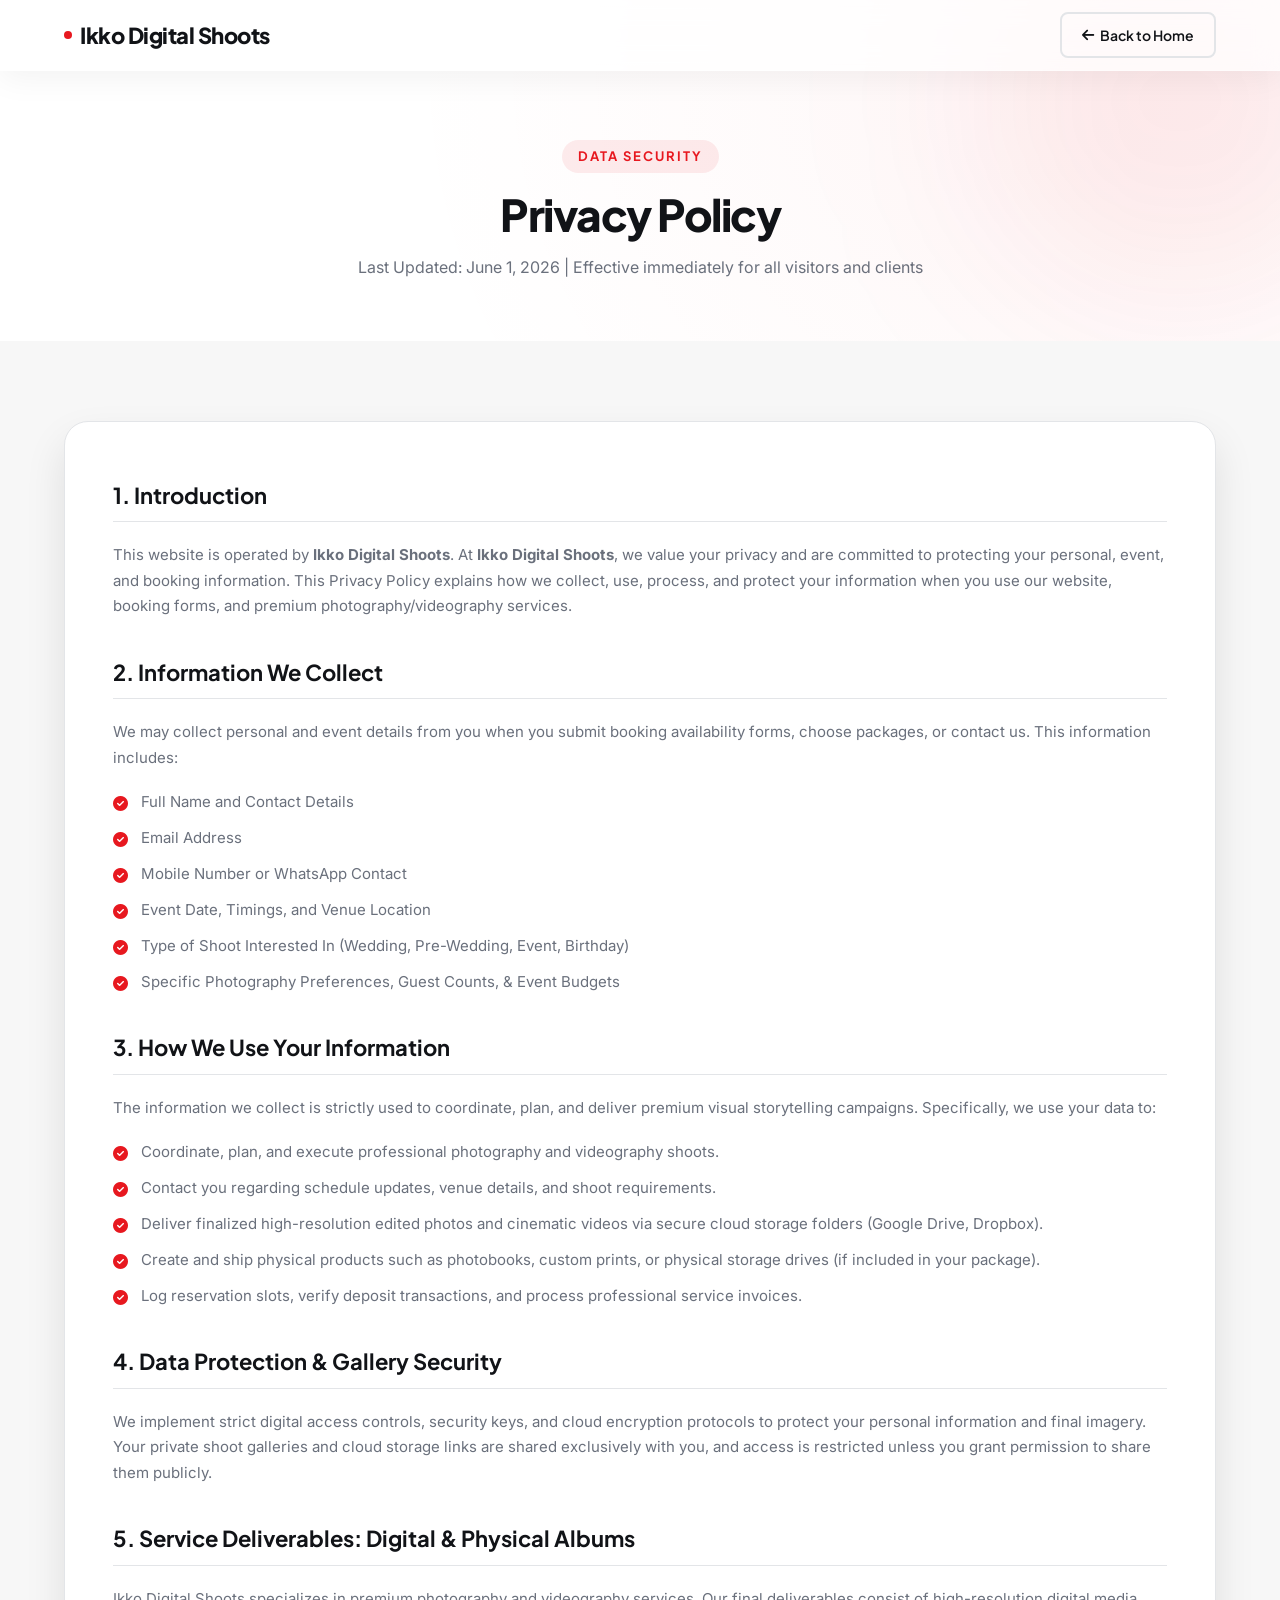
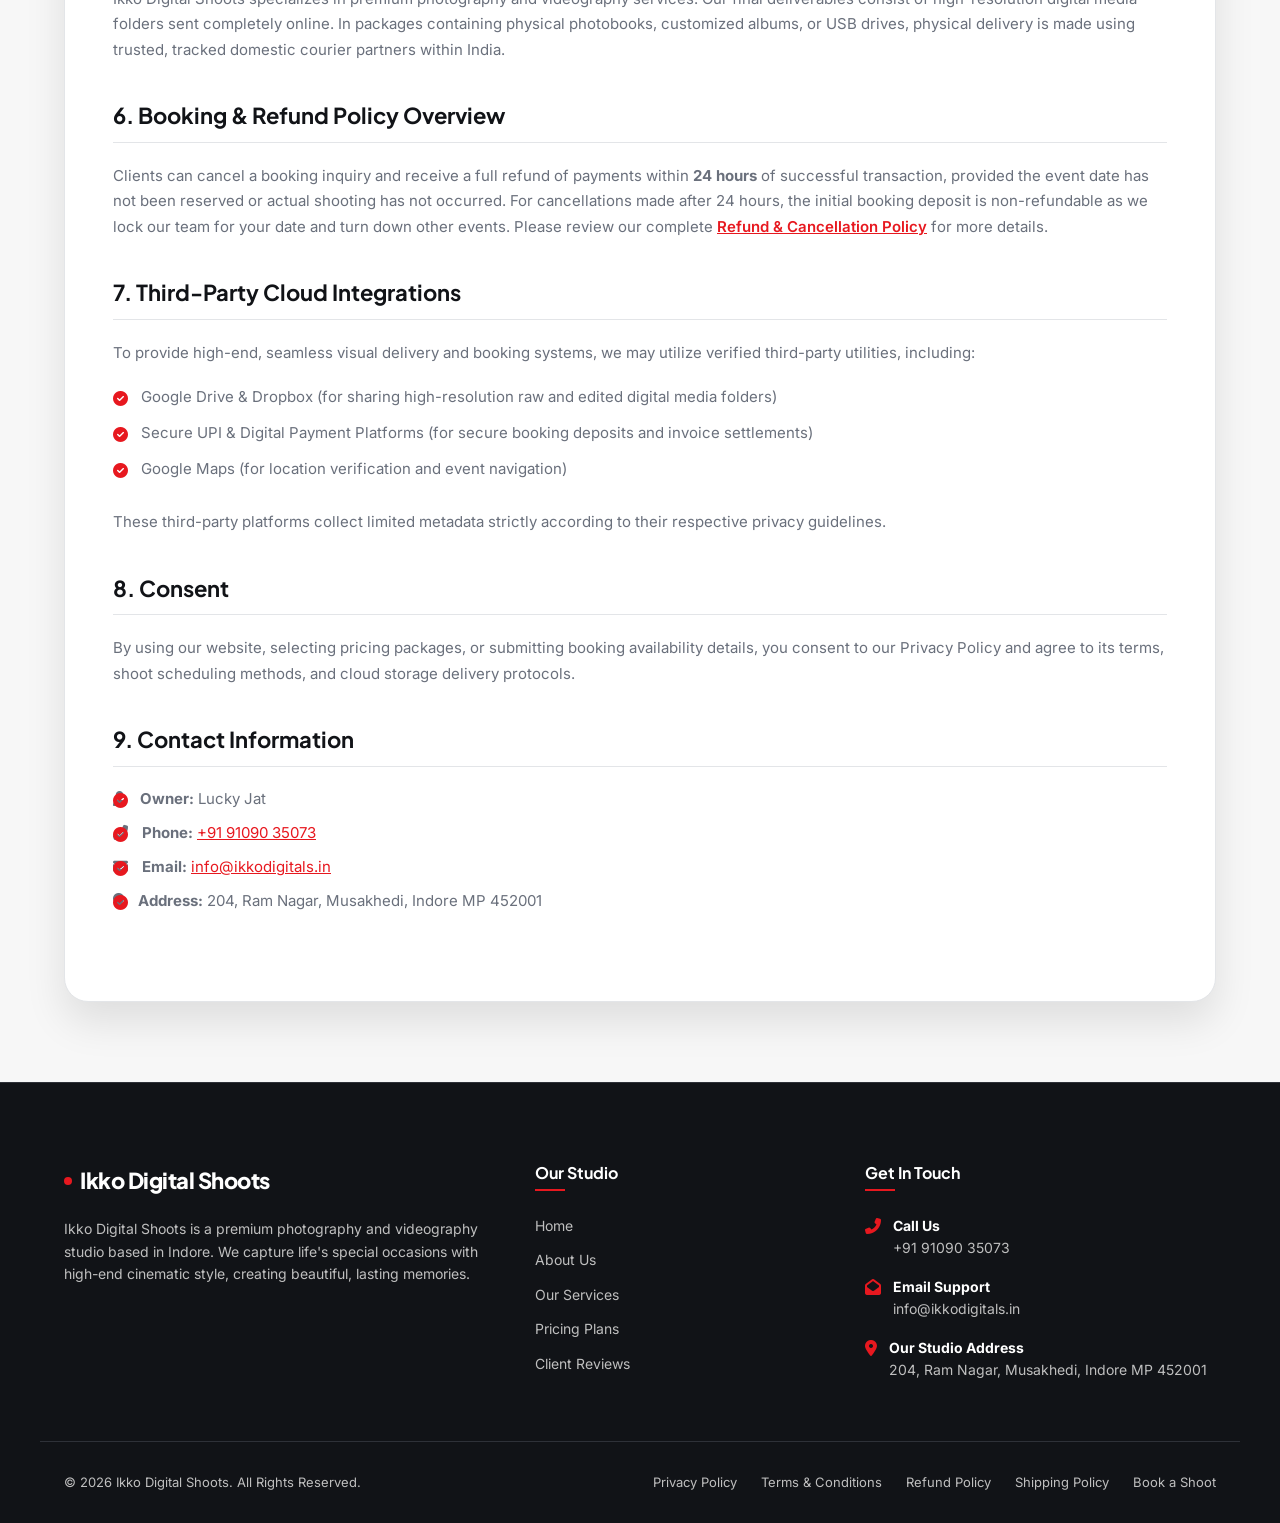
<file: privacy.html>
<!DOCTYPE html>
<html lang="en">
<head>
  <meta charset="UTF-8">
  <meta name="viewport" content="width=device-width, initial-scale=1.0">
  
  <!-- SEO Meta Content -->
  <title>Privacy Policy | Ikko Digital Shoots</title>
  <meta name="description" content="Read the Privacy Policy for Ikko Digital Shoots. Learn how we collect, use, safeguard, and secure your personal, event, and booking data.">
  <meta name="robots" content="noindex, follow"> <!-- Avoid duplicate landing page SEO indexing -->
  
  <!-- Icons & Fonts -->
  <link rel="stylesheet" href="https://cdnjs.cloudflare.com/ajax/libs/font-awesome/6.4.0/css/all.min.css">
  <link rel="stylesheet" href="css/style.css">
</head>
<body>

  <!-- Sticky Glassmorphic Header -->
  <header class="header scrolled" id="header" style="background-color: var(--glass-bg); backdrop-filter: blur(12px); -webkit-backdrop-filter: blur(12px); border-bottom: 1px solid var(--glass-border); box-shadow: var(--glass-shadow); padding: 12px 0;">
    <div class="container header-container">
      <a href="index.html" class="logo">
        <span class="logo-dot"></span>Ikko Digital Shoots
      </a>
      
      <div class="header-cta">
        <a href="index.html" class="btn btn-secondary" style="padding: 10px 20px; font-size: 14px; gap: 6px;"><i class="fas fa-arrow-left"></i> Back to Home</a>
      </div>
    </div>
  </header>

  <!-- Hero Section -->
  <section class="hero" id="hero" style="padding: 140px 0 60px 0; background: radial-gradient(circle at 80% 20%, hsla(358, 81%, 50%, 0.03) 0%, transparent 60%);">
    <div class="container" style="text-align: center;">
      <span class="section-tag">Data Security</span>
      <h1 style="font-size: 44px; font-weight: 800; margin-bottom: 16px;">Privacy Policy</h1>
      <p style="color: var(--text-muted); font-size: 16px;">Last Updated: June 1, 2026 | Effective immediately for all visitors and clients</p>
    </div>
  </section>

  <!-- Policy Content Section -->
  <section class="section section-bg-light" style="padding: 40px 0 80px 0;">
    <div class="container">
      <div class="policy-content-box">
        
        <h2>1. Introduction</h2>
        <p>This website is operated by <strong>Ikko Digital Shoots</strong>. At <strong>Ikko Digital Shoots</strong>, we value your privacy and are committed to protecting your personal, event, and booking information. This Privacy Policy explains how we collect, use, process, and protect your information when you use our website, booking forms, and premium photography/videography services.</p>
        
        <h2>2. Information We Collect</h2>
        <p>We may collect personal and event details from you when you submit booking availability forms, choose packages, or contact us. This information includes:</p>
        <ul>
          <li>Full Name and Contact Details</li>
          <li>Email Address</li>
          <li>Mobile Number or WhatsApp Contact</li>
          <li>Event Date, Timings, and Venue Location</li>
          <li>Type of Shoot Interested In (Wedding, Pre-Wedding, Event, Birthday)</li>
          <li>Specific Photography Preferences, Guest Counts, & Event Budgets</li>
        </ul>
        
        <h2>3. How We Use Your Information</h2>
        <p>The information we collect is strictly used to coordinate, plan, and deliver premium visual storytelling campaigns. Specifically, we use your data to:</p>
        <ul>
          <li>Coordinate, plan, and execute professional photography and videography shoots.</li>
          <li>Contact you regarding schedule updates, venue details, and shoot requirements.</li>
          <li>Deliver finalized high-resolution edited photos and cinematic videos via secure cloud storage folders (Google Drive, Dropbox).</li>
          <li>Create and ship physical products such as photobooks, custom prints, or physical storage drives (if included in your package).</li>
          <li>Log reservation slots, verify deposit transactions, and process professional service invoices.</li>
        </ul>
        
        <h2>4. Data Protection & Gallery Security</h2>
        <p>We implement strict digital access controls, security keys, and cloud encryption protocols to protect your personal information and final imagery. Your private shoot galleries and cloud storage links are shared exclusively with you, and access is restricted unless you grant permission to share them publicly.</p>
        
        <h2>5. Service Deliverables: Digital & Physical Albums</h2>
        <p>Ikko Digital Shoots specializes in premium photography and videography services. Our final deliverables consist of high-resolution digital media folders sent completely online. In packages containing physical photobooks, customized albums, or USB drives, physical delivery is made using trusted, tracked domestic courier partners within India.</p>
        
        <h2>6. Booking & Refund Policy Overview</h2>
        <p>Clients can cancel a booking inquiry and receive a full refund of payments within <strong>24 hours</strong> of successful transaction, provided the event date has not been reserved or actual shooting has not occurred. For cancellations made after 24 hours, the initial booking deposit is non-refundable as we lock our team for your date and turn down other events. Please review our complete <a href="refund.html" style="color: var(--primary); font-weight: 600; text-decoration: underline;">Refund & Cancellation Policy</a> for more details.</p>
        
        <h2>7. Third-Party Cloud Integrations</h2>
        <p>To provide high-end, seamless visual delivery and booking systems, we may utilize verified third-party utilities, including:</p>
        <ul>
          <li>Google Drive & Dropbox (for sharing high-resolution raw and edited digital media folders)</li>
          <li>Secure UPI & Digital Payment Platforms (for secure booking deposits and invoice settlements)</li>
          <li>Google Maps (for location verification and event navigation)</li>
        </ul>
        <p>These third-party platforms collect limited metadata strictly according to their respective privacy guidelines.</p>
        
        <h2>8. Consent</h2>
        <p>By using our website, selecting pricing packages, or submitting booking availability details, you consent to our Privacy Policy and agree to its terms, shoot scheduling methods, and cloud storage delivery protocols.</p>
        
        <h2>9. Contact Information</h2>
        <ul style="list-style: none; display: flex; flex-direction: column; gap: 10px;">
          <li style="padding-left: 0;"><i class="fas fa-user text-primary" style="margin-right: 10px;"></i> <strong>Owner:</strong> Lucky Jat</li>
          <li style="padding-left: 0;"><i class="fas fa-phone-alt text-primary" style="margin-right: 10px;"></i> <strong>Phone:</strong> <a href="tel:+919109035073" style="color: var(--primary); text-decoration: underline;">+91 91090 35073</a></li>
          <li style="padding-left: 0;"><i class="fas fa-envelope text-primary" style="margin-right: 10px;"></i> <strong>Email:</strong> <a href="mailto:info@ikkodigitals.in" style="color: var(--primary); text-decoration: underline;">info@ikkodigitals.in</a></li>
          <li style="padding-left: 0;"><i class="fas fa-map-marker-alt text-primary" style="margin-right: 10px;"></i> <strong>Address:</strong> 204, Ram Nagar, Musakhedi, Indore MP 452001</li>
        </ul>
        
      </div>
    </div>
  </section>

  <!-- Footer Section -->
  <footer class="footer">
    <div class="container footer-grid">
      
      <div class="footer-brand">
        <a href="index.html" class="logo">
          <span class="logo-dot"></span>Ikko Digital Shoots
        </a>
        <p class="footer-desc">Ikko Digital Shoots is a premium photography and videography studio based in Indore. We capture life's special occasions with high-end cinematic style, creating beautiful, lasting memories.</p>
      </div>
      
      <div class="footer-column">
        <h4>Our Studio</h4>
        <div class="footer-links">
          <a href="index.html">Home</a>
          <a href="about.html">About Us</a>
          <a href="services.html">Our Services</a>
          <a href="packages.html">Pricing Plans</a>
          <a href="index.html#testimonials">Client Reviews</a>
        </div>
      </div>
      
      <div class="footer-column">
        <h4>Get In Touch</h4>
        <div class="footer-contact">
          <a href="tel:+919109035073" class="footer-contact-item">
            <i class="fas fa-phone-alt"></i>
            <div>
              <strong>Call Us</strong>
              <p>+91 91090 35073</p>
            </div>
          </a>
          <a href="mailto:info@ikkodigitals.in" class="footer-contact-item">
            <i class="fas fa-envelope-open"></i>
            <div>
              <strong>Email Support</strong>
              <p>info@ikkodigitals.in</p>
            </div>
          </a>
          <div class="footer-contact-item">
            <i class="fas fa-map-marker-alt"></i>
            <div>
              <strong>Our Studio Address</strong>
              <p>204, Ram Nagar, Musakhedi, Indore MP 452001</p>
            </div>
          </div>
        </div>
      </div>
      
    </div>
    
    <div class="container footer-bottom">
      <p class="footer-copyright">&copy; 2026 Ikko Digital Shoots. All Rights Reserved.</p>
      <div class="footer-bottom-links">
        <a href="privacy.html">Privacy Policy</a>
        <a href="terms.html">Terms & Conditions</a>
        <a href="refund.html">Refund Policy</a>
        <a href="shipping.html">Shipping Policy</a>
        <a href="contact.html">Book a Shoot</a>
      </div>
    </div>
  </footer>



  <!-- Back to Top Button -->
  <div class="back-to-top" id="backToTop" aria-label="Scroll to Top">
    <i class="fas fa-arrow-up"></i>
  </div>

  <script>
    const backToTopBtn = document.getElementById('backToTop');
    window.addEventListener('scroll', () => {
      if (window.scrollY > 400) {
        backToTopBtn.classList.add('show');
      } else {
        backToTopBtn.classList.remove('show');
      }
    });
    backToTopBtn.addEventListener('click', () => {
      window.scrollTo({ top: 0, behavior: 'smooth' });
    });
  </script>
</body>
</html>
</file>
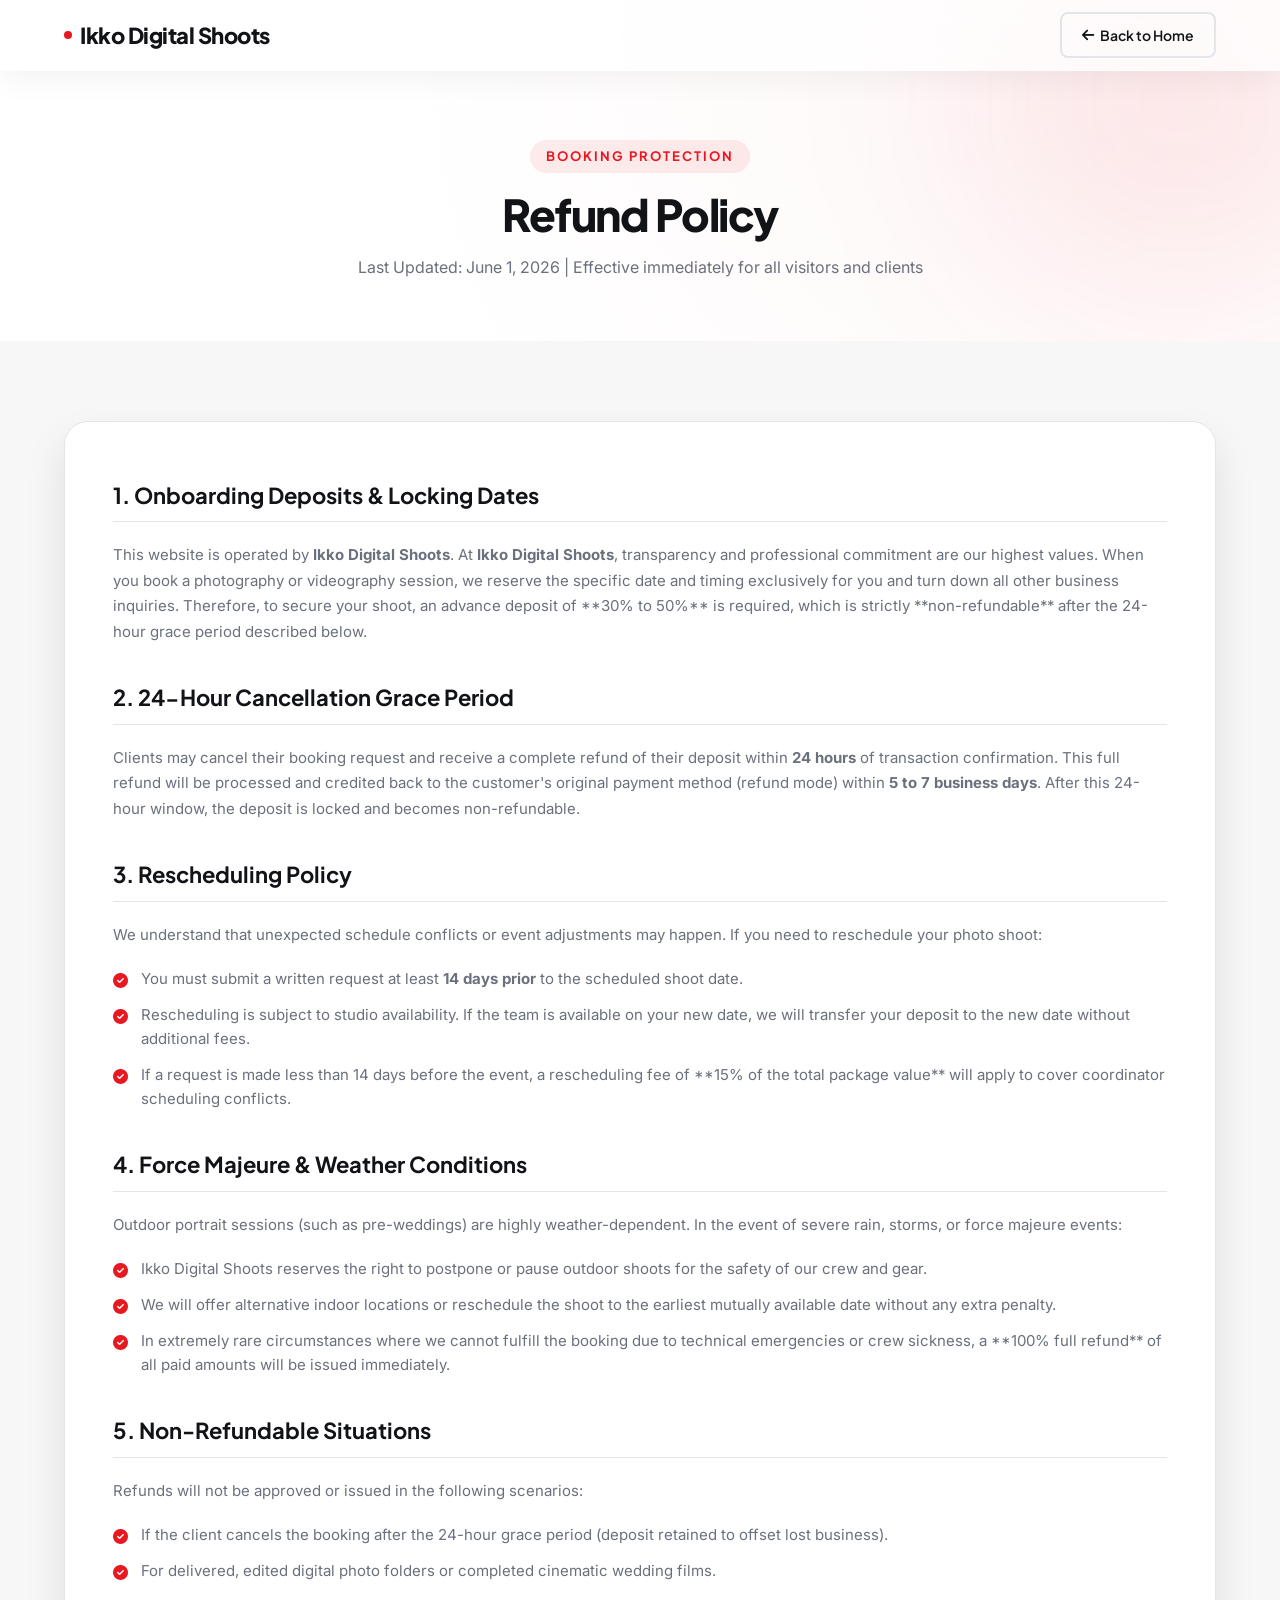
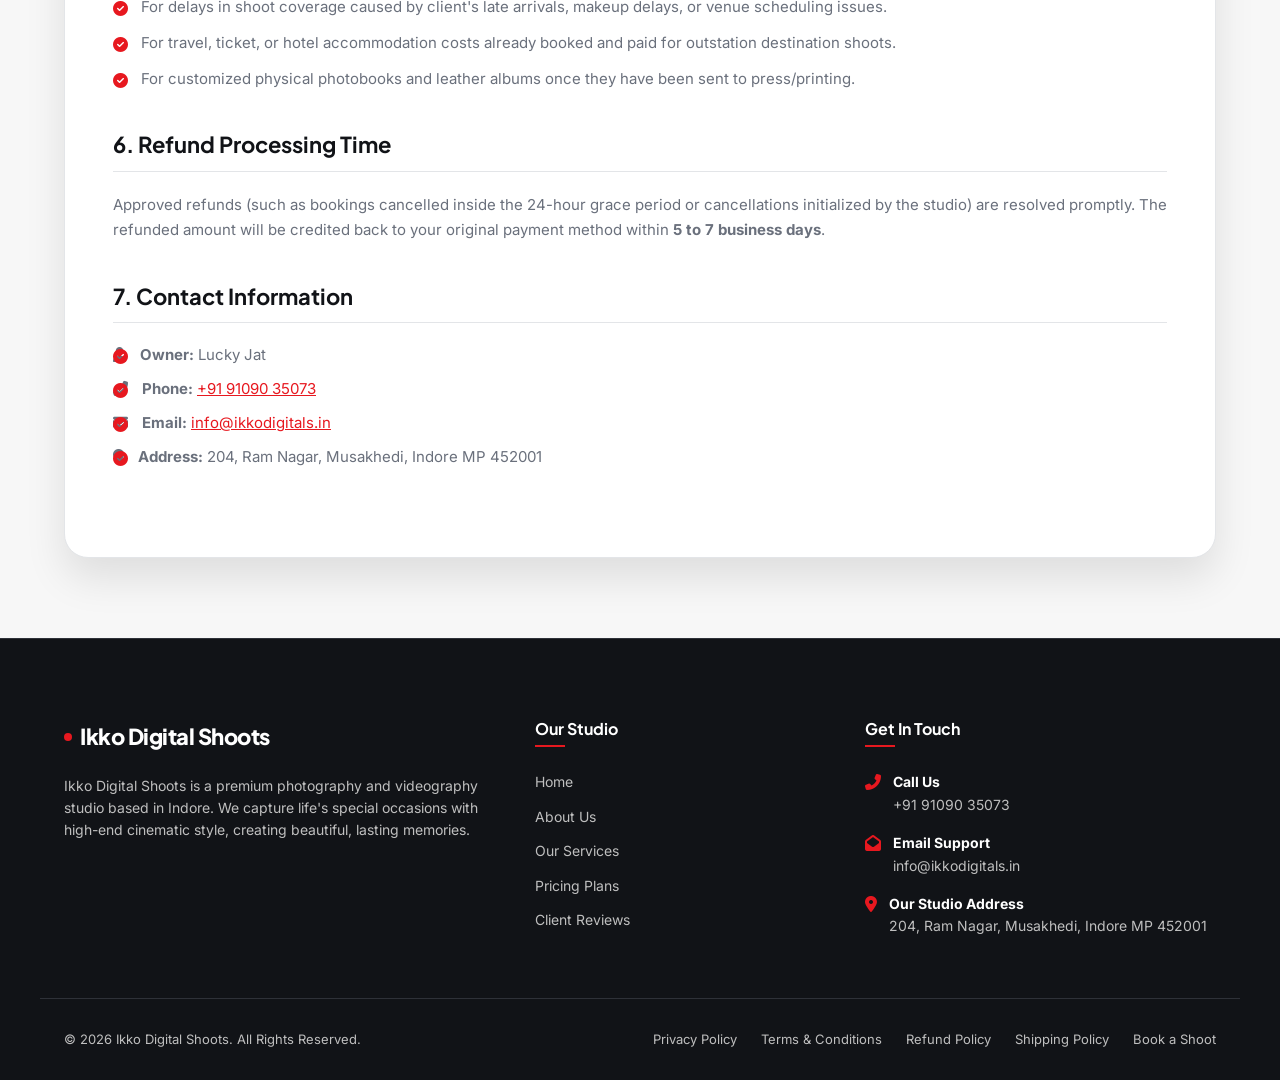
<file: refund.html>
<!DOCTYPE html>
<html lang="en">
<head>
  <meta charset="UTF-8">
  <meta name="viewport" content="width=device-width, initial-scale=1.0">
  
  <!-- SEO Meta Content -->
  <title>Refund & Cancellation Policy | Ikko Digital Shoots</title>
  <meta name="description" content="Review the Refund and Cancellation Policy for Ikko Digital Shoots. Learn about shoot cancellations, booking deposits, eligibility criteria, and rescheduling.">
  <meta name="robots" content="noindex, follow"> <!-- Avoid duplicate landing page SEO indexing -->
  
  <!-- Icons & Fonts -->
  <link rel="stylesheet" href="https://cdnjs.cloudflare.com/ajax/libs/font-awesome/6.4.0/css/all.min.css">
  <link rel="stylesheet" href="css/style.css">
</head>
<body>

  <!-- Sticky Glassmorphic Header -->
  <header class="header scrolled" id="header" style="background-color: var(--glass-bg); backdrop-filter: blur(12px); -webkit-backdrop-filter: blur(12px); border-bottom: 1px solid var(--glass-border); box-shadow: var(--glass-shadow); padding: 12px 0;">
    <div class="container header-container">
      <a href="index.html" class="logo">
        <span class="logo-dot"></span>Ikko Digital Shoots
      </a>
      
      <div class="header-cta">
        <a href="index.html" class="btn btn-secondary" style="padding: 10px 20px; font-size: 14px; gap: 6px;"><i class="fas fa-arrow-left"></i> Back to Home</a>
      </div>
    </div>
  </header>

  <!-- Hero Section -->
  <section class="hero" id="hero" style="padding: 140px 0 60px 0; background: radial-gradient(circle at 80% 20%, hsla(358, 81%, 50%, 0.03) 0%, transparent 60%);">
    <div class="container" style="text-align: center;">
      <span class="section-tag">Booking Protection</span>
      <h1 style="font-size: 44px; font-weight: 800; margin-bottom: 16px;">Refund Policy</h1>
      <p style="color: var(--text-muted); font-size: 16px;">Last Updated: June 1, 2026 | Effective immediately for all visitors and clients</p>
    </div>
  </section>

  <!-- Policy Content Section -->
  <section class="section section-bg-light" style="padding: 40px 0 80px 0;">
    <div class="container">
      <div class="policy-content-box">
        
        <h2>1. Onboarding Deposits & Locking Dates</h2>
        <p>This website is operated by <strong>Ikko Digital Shoots</strong>. At <strong>Ikko Digital Shoots</strong>, transparency and professional commitment are our highest values. When you book a photography or videography session, we reserve the specific date and timing exclusively for you and turn down all other business inquiries. Therefore, to secure your shoot, an advance deposit of **30% to 50%** is required, which is strictly **non-refundable** after the 24-hour grace period described below.</p>
        
        <h2>2. 24-Hour Cancellation Grace Period</h2>
        <p>Clients may cancel their booking request and receive a complete refund of their deposit within <strong>24 hours</strong> of transaction confirmation. This full refund will be processed and credited back to the customer's original payment method (refund mode) within <strong>5 to 7 business days</strong>. After this 24-hour window, the deposit is locked and becomes non-refundable.</p>

        <h2>3. Rescheduling Policy</h2>
        <p>We understand that unexpected schedule conflicts or event adjustments may happen. If you need to reschedule your photo shoot:</p>
        <ul>
          <li>You must submit a written request at least <strong>14 days prior</strong> to the scheduled shoot date.</li>
          <li>Rescheduling is subject to studio availability. If the team is available on your new date, we will transfer your deposit to the new date without additional fees.</li>
          <li>If a request is made less than 14 days before the event, a rescheduling fee of **15% of the total package value** will apply to cover coordinator scheduling conflicts.</li>
        </ul>
        
        <h2>4. Force Majeure & Weather Conditions</h2>
        <p>Outdoor portrait sessions (such as pre-weddings) are highly weather-dependent. In the event of severe rain, storms, or force majeure events:</p>
        <ul>
          <li>Ikko Digital Shoots reserves the right to postpone or pause outdoor shoots for the safety of our crew and gear.</li>
          <li>We will offer alternative indoor locations or reschedule the shoot to the earliest mutually available date without any extra penalty.</li>
          <li>In extremely rare circumstances where we cannot fulfill the booking due to technical emergencies or crew sickness, a **100% full refund** of all paid amounts will be issued immediately.</li>
        </ul>
        
        <h2>5. Non-Refundable Situations</h2>
        <p>Refunds will not be approved or issued in the following scenarios:</p>
        <ul>
          <li>If the client cancels the booking after the 24-hour grace period (deposit retained to offset lost business).</li>
          <li>For delivered, edited digital photo folders or completed cinematic wedding films.</li>
          <li>For delays in shoot coverage caused by client's late arrivals, makeup delays, or venue scheduling issues.</li>
          <li>For travel, ticket, or hotel accommodation costs already booked and paid for outstation destination shoots.</li>
          <li>For customized physical photobooks and leather albums once they have been sent to press/printing.</li>
        </ul>
        
        <h2>6. Refund Processing Time</h2>
        <p>Approved refunds (such as bookings cancelled inside the 24-hour grace period or cancellations initialized by the studio) are resolved promptly. The refunded amount will be credited back to your original payment method within <strong>5 to 7 business days</strong>.</p>
        
        <h2>7. Contact Information</h2>
        <ul style="list-style: none; display: flex; flex-direction: column; gap: 10px;">
          <li style="padding-left: 0;"><i class="fas fa-user text-primary" style="margin-right: 10px;"></i> <strong>Owner:</strong> Lucky Jat</li>
          <li style="padding-left: 0;"><i class="fas fa-phone-alt text-primary" style="margin-right: 10px;"></i> <strong>Phone:</strong> <a href="tel:+919109035073" style="color: var(--primary); text-decoration: underline;">+91 91090 35073</a></li>
          <li style="padding-left: 0;"><i class="fas fa-envelope text-primary" style="margin-right: 10px;"></i> <strong>Email:</strong> <a href="mailto:info@ikkodigitals.in" style="color: var(--primary); text-decoration: underline;">info@ikkodigitals.in</a></li>
          <li style="padding-left: 0;"><i class="fas fa-map-marker-alt text-primary" style="margin-right: 10px;"></i> <strong>Address:</strong> 204, Ram Nagar, Musakhedi, Indore MP 452001</li>
        </ul>
        
      </div>
    </div>
  </section>

  <!-- Footer Section -->
  <footer class="footer">
    <div class="container footer-grid">
      
      <div class="footer-brand">
        <a href="index.html" class="logo">
          <span class="logo-dot"></span>Ikko Digital Shoots
        </a>
        <p class="footer-desc">Ikko Digital Shoots is a premium photography and videography studio based in Indore. We capture life's special occasions with high-end cinematic style, creating beautiful, lasting memories.</p>
      </div>
      
      <div class="footer-column">
        <h4>Our Studio</h4>
        <div class="footer-links">
          <a href="index.html">Home</a>
          <a href="about.html">About Us</a>
          <a href="services.html">Our Services</a>
          <a href="packages.html">Pricing Plans</a>
          <a href="index.html#testimonials">Client Reviews</a>
        </div>
      </div>
      
      <div class="footer-column">
        <h4>Get In Touch</h4>
        <div class="footer-contact">
          <a href="tel:+919109035073" class="footer-contact-item">
            <i class="fas fa-phone-alt"></i>
            <div>
              <strong>Call Us</strong>
              <p>+91 91090 35073</p>
            </div>
          </a>
          <a href="mailto:info@ikkodigitals.in" class="footer-contact-item">
            <i class="fas fa-envelope-open"></i>
            <div>
              <strong>Email Support</strong>
              <p>info@ikkodigitals.in</p>
            </div>
          </a>
          <div class="footer-contact-item">
            <i class="fas fa-map-marker-alt"></i>
            <div>
              <strong>Our Studio Address</strong>
              <p>204, Ram Nagar, Musakhedi, Indore MP 452001</p>
            </div>
          </div>
        </div>
      </div>
      
    </div>
    
    <div class="container footer-bottom">
      <p class="footer-copyright">&copy; 2026 Ikko Digital Shoots. All Rights Reserved.</p>
      <div class="footer-bottom-links">
        <a href="privacy.html">Privacy Policy</a>
        <a href="terms.html">Terms & Conditions</a>
        <a href="refund.html">Refund Policy</a>
        <a href="shipping.html">Shipping Policy</a>
        <a href="contact.html">Book a Shoot</a>
      </div>
    </div>
  </footer>



  <!-- Back to Top Button -->
  <div class="back-to-top" id="backToTop" aria-label="Scroll to Top">
    <i class="fas fa-arrow-up"></i>
  </div>

  <script>
    const backToTopBtn = document.getElementById('backToTop');
    window.addEventListener('scroll', () => {
      if (window.scrollY > 400) {
        backToTopBtn.classList.add('show');
      } else {
        backToTopBtn.classList.remove('show');
      }
    });
    backToTopBtn.addEventListener('click', () => {
      window.scrollTo({ top: 0, behavior: 'smooth' });
    });
  </script>
</body>
</html>
</file>
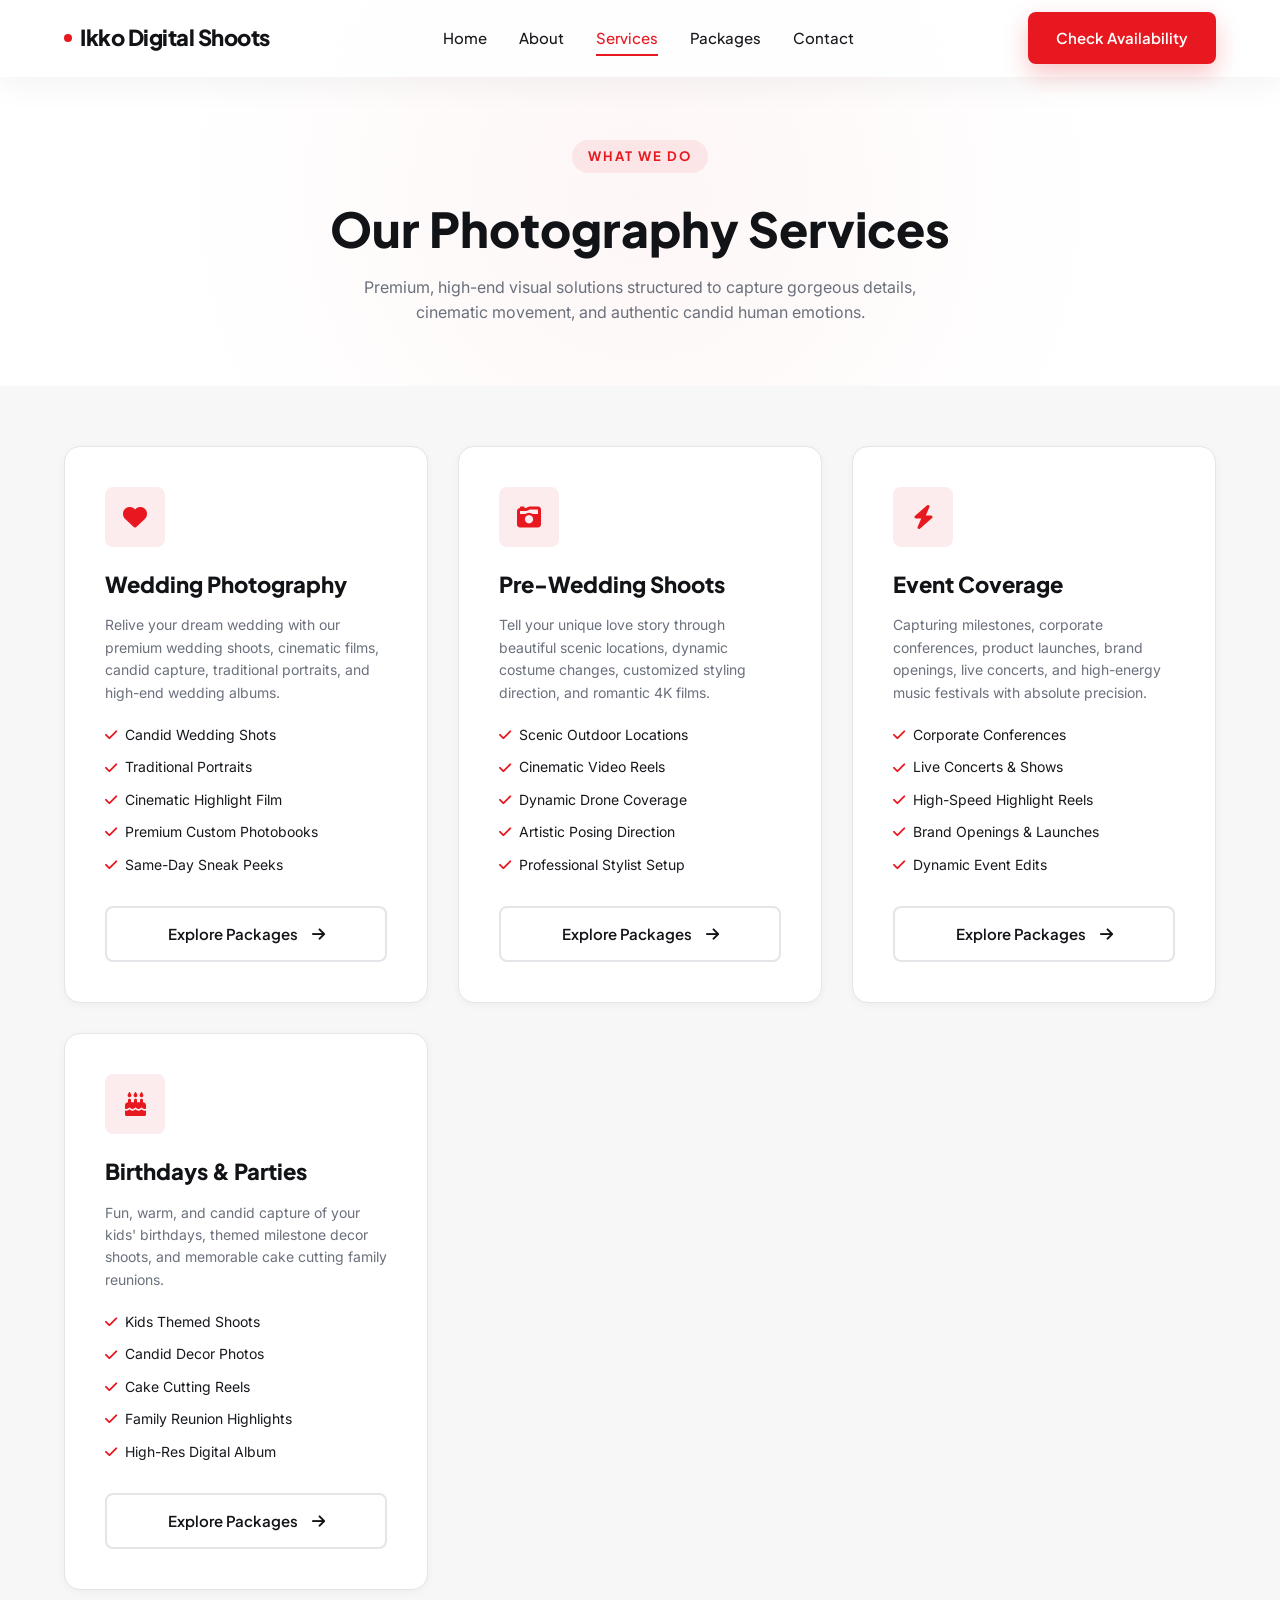
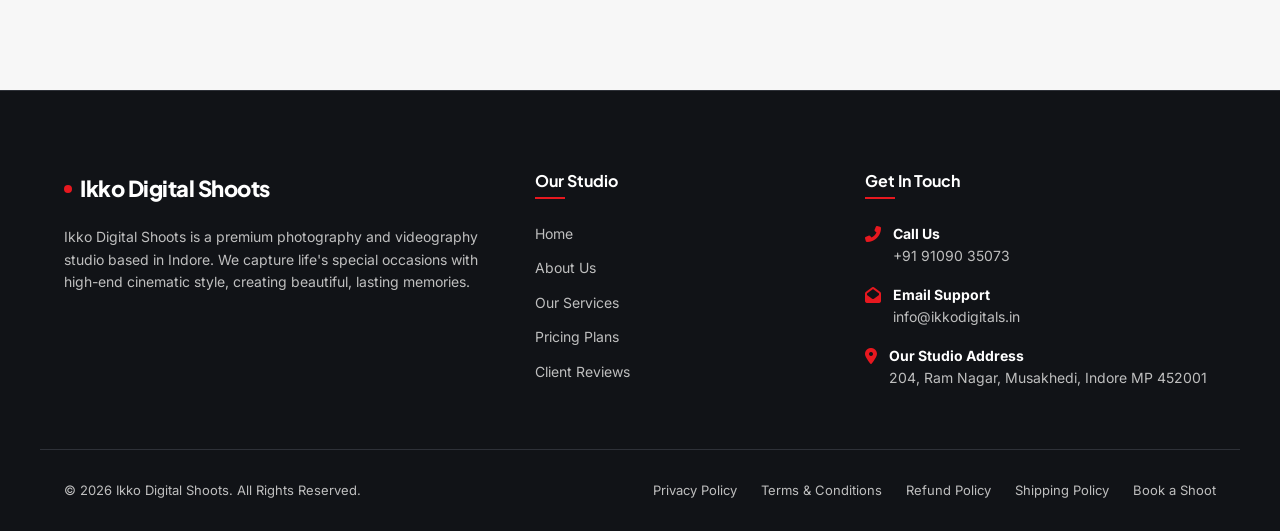
<file: services.html>
<!DOCTYPE html>
<html lang="en">
<head>
  <meta charset="UTF-8">
  <meta name="viewport" content="width=device-width, initial-scale=1.0">
  
  <!-- SEO Optimized Meta Tags -->
  <title>Our Services | Ikko Digital Shoots</title>
  <meta name="description" content="Explore our premium photography and videography services including candid weddings, lakeside pre-weddings, corporate event coverage, and birthdays.">
  <meta name="author" content="Ikko Digital Shoots">
  
  <!-- Icons & Fonts -->
  <link rel="stylesheet" href="https://cdnjs.cloudflare.com/ajax/libs/font-awesome/6.4.0/css/all.min.css">
  <link rel="stylesheet" href="css/style.css">
</head>
<body>

  <!-- Scroll Progress Indicator -->
  <div class="scroll-progress-container">
    <div class="scroll-progress-bar" id="scrollProgress"></div>
  </div>

  <!-- Sticky Glassmorphic Header -->
  <header class="header scrolled" id="header" style="background-color: var(--glass-bg); backdrop-filter: blur(12px); -webkit-backdrop-filter: blur(12px); border-bottom: 1px solid var(--glass-border); box-shadow: var(--glass-shadow); padding: 12px 0;">
    <div class="container header-container">
      <a href="index.html" class="logo">
        <span class="logo-dot"></span>Ikko Digital Shoots
      </a>
      
      <nav class="nav" id="navMenu">
        <a href="index.html" class="nav-link">Home</a>
        <a href="about.html" class="nav-link">About</a>
        <a href="services.html" class="nav-link active">Services</a>
        <a href="packages.html" class="nav-link">Packages</a>
        <a href="contact.html" class="nav-link">Contact</a>
        <a href="contact.html" class="btn btn-primary mobile-cta-btn">Book a Shoot</a>
      </nav>

      <div class="header-cta">
        <a href="contact.html" class="btn btn-primary">Check Availability</a>
      </div>

      <button class="hamburger" id="hamburgerMenu" aria-label="Toggle Menu">
        <span></span>
        <span></span>
        <span></span>
      </button>
    </div>
  </header>

  <!-- Subpage Hero Banner -->
  <section class="hero-banner" style="padding: 140px 0 60px 0; text-align: center; background: radial-gradient(circle at 50% 50%, rgba(227, 30, 36, 0.04) 0%, transparent 70%);">
    <div class="container">
      <span class="section-tag">What We Do</span>
      <h1 style="font-size: 48px; font-weight: 800; margin-top: 10px;">Our Photography Services</h1>
      <p style="color: var(--text-muted); max-width: 600px; margin: 16px auto 0 auto; font-size: 16px; line-height: 1.6;">Premium, high-end visual solutions structured to capture gorgeous details, cinematic movement, and authentic candid human emotions.</p>
    </div>
  </section>

  <!-- Services Grid Section -->
  <section class="section section-bg-light" id="services" style="padding: 60px 0 100px 0;">
    <div class="container">
      <div class="services-grid" style="display: grid; grid-template-columns: repeat(auto-fit, minmax(280px, 1fr)); gap: 30px;">
        
        <!-- Service 1: Wedding -->
        <div class="service-card reveal" style="transition-delay: 0.1s; background-color: var(--white); padding: 40px; border-radius: var(--radius-md); border: 1px solid var(--border-color); box-shadow: var(--shadow-sm);">
          <div class="service-icon-wrapper" style="width: 60px; height: 60px; border-radius: var(--radius-sm); background-color: var(--primary-light); color: var(--primary); display: flex; align-items: center; justify-content: center; font-size: 24px; margin-bottom: 24px;">
            <i class="fas fa-heart"></i>
          </div>
          <h3 style="font-size: 22px; font-weight: 800; margin-bottom: 16px; color: var(--dark);">Wedding Photography</h3>
          <p style="color: var(--text-muted); font-size: 14px; line-height: 1.6; margin-bottom: 20px;">Relive your dream wedding with our premium wedding shoots, cinematic films, candid capture, traditional portraits, and high-end wedding albums.</p>
          <ul class="service-list" style="list-style: none; display: flex; flex-direction: column; gap: 10px; margin-bottom: 30px;">
            <li style="font-size: 14px; color: var(--text-dark); display: flex; align-items: center; gap: 8px;"><i class="fas fa-check" style="color: var(--primary);"></i> Candid Wedding Shots</li>
            <li style="font-size: 14px; color: var(--text-dark); display: flex; align-items: center; gap: 8px;"><i class="fas fa-check" style="color: var(--primary);"></i> Traditional Portraits</li>
            <li style="font-size: 14px; color: var(--text-dark); display: flex; align-items: center; gap: 8px;"><i class="fas fa-check" style="color: var(--primary);"></i> Cinematic Highlight Film</li>
            <li style="font-size: 14px; color: var(--text-dark); display: flex; align-items: center; gap: 8px;"><i class="fas fa-check" style="color: var(--primary);"></i> Premium Custom Photobooks</li>
            <li style="font-size: 14px; color: var(--text-dark); display: flex; align-items: center; gap: 8px;"><i class="fas fa-check" style="color: var(--primary);"></i> Same-Day Sneak Peeks</li>
          </ul>
          <a href="packages.html" class="btn btn-secondary" style="width: 100%; text-align: center; justify-content: center;">Explore Packages <i class="fas fa-arrow-right" style="margin-left: 6px;"></i></a>
        </div>
        
        <!-- Service 2: Pre Wedding -->
        <div class="service-card reveal" style="transition-delay: 0.2s; background-color: var(--white); padding: 40px; border-radius: var(--radius-md); border: 1px solid var(--border-color); box-shadow: var(--shadow-sm);">
          <div class="service-icon-wrapper" style="width: 60px; height: 60px; border-radius: var(--radius-sm); background-color: var(--primary-light); color: var(--primary); display: flex; align-items: center; justify-content: center; font-size: 24px; margin-bottom: 24px;">
            <i class="fas fa-camera-retro"></i>
          </div>
          <h3 style="font-size: 22px; font-weight: 800; margin-bottom: 16px; color: var(--dark);">Pre-Wedding Shoots</h3>
          <p style="color: var(--text-muted); font-size: 14px; line-height: 1.6; margin-bottom: 20px;">Tell your unique love story through beautiful scenic locations, dynamic costume changes, customized styling direction, and romantic 4K films.</p>
          <ul class="service-list" style="list-style: none; display: flex; flex-direction: column; gap: 10px; margin-bottom: 30px;">
            <li style="font-size: 14px; color: var(--text-dark); display: flex; align-items: center; gap: 8px;"><i class="fas fa-check" style="color: var(--primary);"></i> Scenic Outdoor Locations</li>
            <li style="font-size: 14px; color: var(--text-dark); display: flex; align-items: center; gap: 8px;"><i class="fas fa-check" style="color: var(--primary);"></i> Cinematic Video Reels</li>
            <li style="font-size: 14px; color: var(--text-dark); display: flex; align-items: center; gap: 8px;"><i class="fas fa-check" style="color: var(--primary);"></i> Dynamic Drone Coverage</li>
            <li style="font-size: 14px; color: var(--text-dark); display: flex; align-items: center; gap: 8px;"><i class="fas fa-check" style="color: var(--primary);"></i> Artistic Posing Direction</li>
            <li style="font-size: 14px; color: var(--text-dark); display: flex; align-items: center; gap: 8px;"><i class="fas fa-check" style="color: var(--primary);"></i> Professional Stylist Setup</li>
          </ul>
          <a href="packages.html" class="btn btn-secondary" style="width: 100%; text-align: center; justify-content: center;">Explore Packages <i class="fas fa-arrow-right" style="margin-left: 6px;"></i></a>
        </div>
        
        <!-- Service 3: Event Coverage -->
        <div class="service-card reveal" style="transition-delay: 0.3s; background-color: var(--white); padding: 40px; border-radius: var(--radius-md); border: 1px solid var(--border-color); box-shadow: var(--shadow-sm);">
          <div class="service-icon-wrapper" style="width: 60px; height: 60px; border-radius: var(--radius-sm); background-color: var(--primary-light); color: var(--primary); display: flex; align-items: center; justify-content: center; font-size: 24px; margin-bottom: 24px;">
            <i class="fas fa-bolt"></i>
          </div>
          <h3 style="font-size: 22px; font-weight: 800; margin-bottom: 16px; color: var(--dark);">Event Coverage</h3>
          <p style="color: var(--text-muted); font-size: 14px; line-height: 1.6; margin-bottom: 20px;">Capturing milestones, corporate conferences, product launches, brand openings, live concerts, and high-energy music festivals with absolute precision.</p>
          <ul class="service-list" style="list-style: none; display: flex; flex-direction: column; gap: 10px; margin-bottom: 30px;">
            <li style="font-size: 14px; color: var(--text-dark); display: flex; align-items: center; gap: 8px;"><i class="fas fa-check" style="color: var(--primary);"></i> Corporate Conferences</li>
            <li style="font-size: 14px; color: var(--text-dark); display: flex; align-items: center; gap: 8px;"><i class="fas fa-check" style="color: var(--primary);"></i> Live Concerts & Shows</li>
            <li style="font-size: 14px; color: var(--text-dark); display: flex; align-items: center; gap: 8px;"><i class="fas fa-check" style="color: var(--primary);"></i> High-Speed Highlight Reels</li>
            <li style="font-size: 14px; color: var(--text-dark); display: flex; align-items: center; gap: 8px;"><i class="fas fa-check" style="color: var(--primary);"></i> Brand Openings & Launches</li>
            <li style="font-size: 14px; color: var(--text-dark); display: flex; align-items: center; gap: 8px;"><i class="fas fa-check" style="color: var(--primary);"></i> Dynamic Event Edits</li>
          </ul>
          <a href="packages.html" class="btn btn-secondary" style="width: 100%; text-align: center; justify-content: center;">Explore Packages <i class="fas fa-arrow-right" style="margin-left: 6px;"></i></a>
        </div>

        <!-- Service 4: Birthdays -->
        <div class="service-card reveal" style="transition-delay: 0.4s; background-color: var(--white); padding: 40px; border-radius: var(--radius-md); border: 1px solid var(--border-color); box-shadow: var(--shadow-sm);">
          <div class="service-icon-wrapper" style="width: 60px; height: 60px; border-radius: var(--radius-sm); background-color: var(--primary-light); color: var(--primary); display: flex; align-items: center; justify-content: center; font-size: 24px; margin-bottom: 24px;">
            <i class="fas fa-cake-candles"></i>
          </div>
          <h3 style="font-size: 22px; font-weight: 800; margin-bottom: 16px; color: var(--dark);">Birthdays & Parties</h3>
          <p style="color: var(--text-muted); font-size: 14px; line-height: 1.6; margin-bottom: 20px;">Fun, warm, and candid capture of your kids' birthdays, themed milestone decor shoots, and memorable cake cutting family reunions.</p>
          <ul class="service-list" style="list-style: none; display: flex; flex-direction: column; gap: 10px; margin-bottom: 30px;">
            <li style="font-size: 14px; color: var(--text-dark); display: flex; align-items: center; gap: 8px;"><i class="fas fa-check" style="color: var(--primary);"></i> Kids Themed Shoots</li>
            <li style="font-size: 14px; color: var(--text-dark); display: flex; align-items: center; gap: 8px;"><i class="fas fa-check" style="color: var(--primary);"></i> Candid Decor Photos</li>
            <li style="font-size: 14px; color: var(--text-dark); display: flex; align-items: center; gap: 8px;"><i class="fas fa-check" style="color: var(--primary);"></i> Cake Cutting Reels</li>
            <li style="font-size: 14px; color: var(--text-dark); display: flex; align-items: center; gap: 8px;"><i class="fas fa-check" style="color: var(--primary);"></i> Family Reunion Highlights</li>
            <li style="font-size: 14px; color: var(--text-dark); display: flex; align-items: center; gap: 8px;"><i class="fas fa-check" style="color: var(--primary);"></i> High-Res Digital Album</li>
          </ul>
          <a href="packages.html" class="btn btn-secondary" style="width: 100%; text-align: center; justify-content: center;">Explore Packages <i class="fas fa-arrow-right" style="margin-left: 6px;"></i></a>
        </div>
      </div>
    </div>
  </section>

  <!-- Footer Section -->
  <footer class="footer">
    <div class="container footer-grid">
      
      <div class="footer-brand">
        <a href="index.html" class="logo">
          <span class="logo-dot"></span>Ikko Digital Shoots
        </a>
        <p class="footer-desc">Ikko Digital Shoots is a premium photography and videography studio based in Indore. We capture life's special occasions with high-end cinematic style, creating beautiful, lasting memories.</p>
      </div>
      
      <div class="footer-column">
        <h4>Our Studio</h4>
        <div class="footer-links">
          <a href="index.html">Home</a>
          <a href="about.html">About Us</a>
          <a href="services.html">Our Services</a>
          <a href="packages.html">Pricing Plans</a>
          <a href="index.html#testimonials">Client Reviews</a>
        </div>
      </div>
      
      <div class="footer-column">
        <h4>Get In Touch</h4>
        <div class="footer-contact">
          <a href="tel:+919109035073" class="footer-contact-item">
            <i class="fas fa-phone-alt"></i>
            <div>
              <strong>Call Us</strong>
              <p>+91 91090 35073</p>
            </div>
          </a>
          <a href="mailto:info@ikkodigitals.in" class="footer-contact-item">
            <i class="fas fa-envelope-open"></i>
            <div>
              <strong>Email Support</strong>
              <p>info@ikkodigitals.in</p>
            </div>
          </a>
          <div class="footer-contact-item">
            <i class="fas fa-map-marker-alt"></i>
            <div>
              <strong>Our Studio Address</strong>
              <p>204, Ram Nagar, Musakhedi, Indore MP 452001</p>
            </div>
          </div>
        </div>
      </div>
      
    </div>
    
    <div class="container footer-bottom">
      <p class="footer-copyright">&copy; 2026 Ikko Digital Shoots. All Rights Reserved.</p>
      <div class="footer-bottom-links">
        <a href="privacy.html">Privacy Policy</a>
        <a href="terms.html">Terms & Conditions</a>
        <a href="refund.html">Refund Policy</a>
        <a href="shipping.html">Shipping Policy</a>
        <a href="contact.html">Book a Shoot</a>
      </div>
    </div>
  </footer>

  <!-- Back to Top Button -->
  <div class="back-to-top" id="backToTop" aria-label="Scroll to Top">
    <i class="fas fa-arrow-up"></i>
  </div>

  <script src="js/main.js"></script>
</body>
</html>
</file>
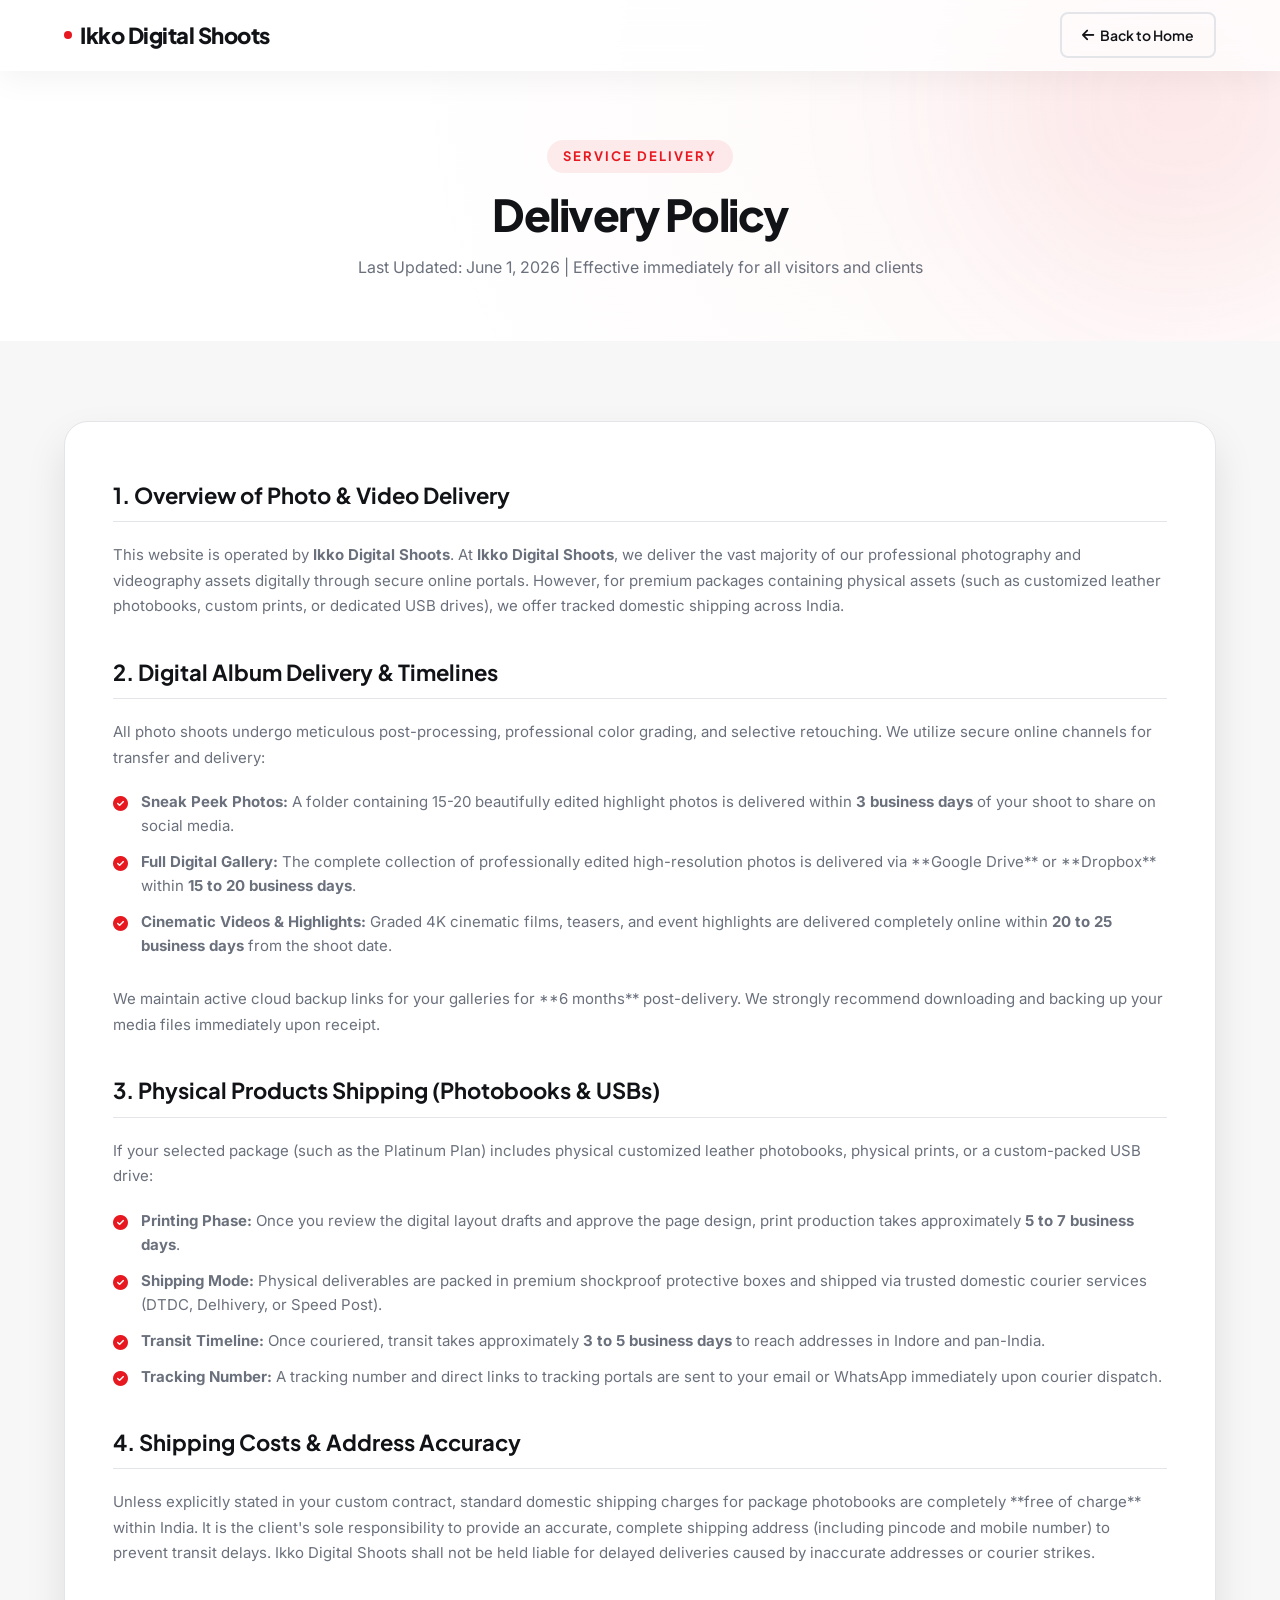
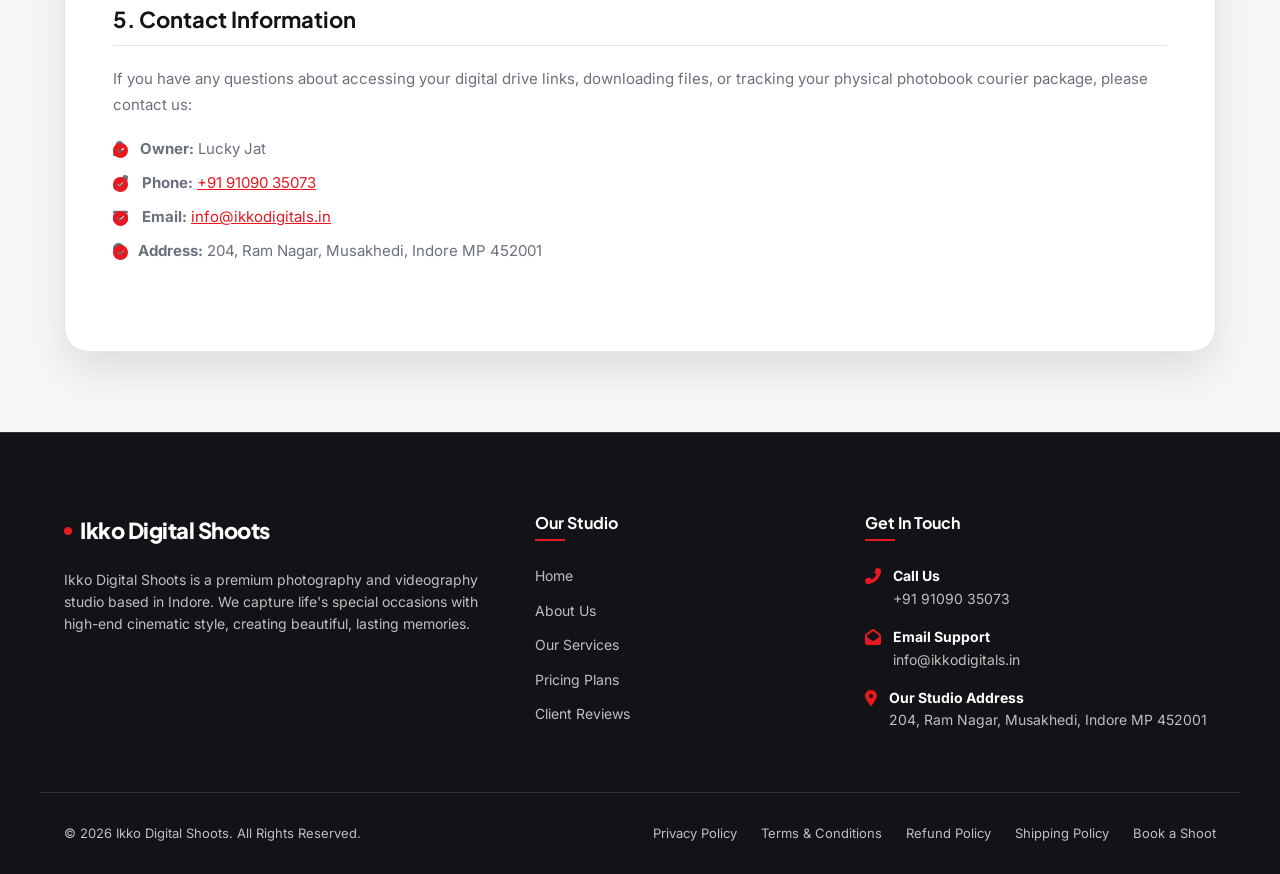
<file: shipping.html>
<!DOCTYPE html>
<html lang="en">
<head>
  <meta charset="UTF-8">
  <meta name="viewport" content="width=device-width, initial-scale=1.0">
  
  <!-- SEO Meta Content -->
  <title>Photo & Video Delivery Policy | Ikko Digital Shoots</title>
  <meta name="description" content="Review the Photo and Video Delivery Policy for Ikko Digital Shoots. Understand our digital cloud gallery systems, delivery timelines, and physical photobook shipping.">
  <meta name="robots" content="noindex, follow"> <!-- Avoid duplicate landing page SEO indexing -->
  
  <!-- Icons & Fonts -->
  <link rel="stylesheet" href="https://cdnjs.cloudflare.com/ajax/libs/font-awesome/6.4.0/css/all.min.css">
  <link rel="stylesheet" href="css/style.css">
</head>
<body>

  <!-- Sticky Glassmorphic Header -->
  <header class="header scrolled" id="header" style="background-color: var(--glass-bg); backdrop-filter: blur(12px); -webkit-backdrop-filter: blur(12px); border-bottom: 1px solid var(--glass-border); box-shadow: var(--glass-shadow); padding: 12px 0;">
    <div class="container header-container">
      <a href="index.html" class="logo">
        <span class="logo-dot"></span>Ikko Digital Shoots
      </a>
      
      <div class="header-cta">
        <a href="index.html" class="btn btn-secondary" style="padding: 10px 20px; font-size: 14px; gap: 6px;"><i class="fas fa-arrow-left"></i> Back to Home</a>
      </div>
    </div>
  </header>

  <!-- Hero Section -->
  <section class="hero" id="hero" style="padding: 140px 0 60px 0; background: radial-gradient(circle at 80% 20%, hsla(358, 81%, 50%, 0.03) 0%, transparent 60%);">
    <div class="container" style="text-align: center;">
      <span class="section-tag">Service Delivery</span>
      <h1 style="font-size: 44px; font-weight: 800; margin-bottom: 16px;">Delivery Policy</h1>
      <p style="color: var(--text-muted); font-size: 16px;">Last Updated: June 1, 2026 | Effective immediately for all visitors and clients</p>
    </div>
  </section>

  <!-- Policy Content Section -->
  <section class="section section-bg-light" style="padding: 40px 0 80px 0;">
    <div class="container">
      <div class="policy-content-box">
        
        <h2>1. Overview of Photo & Video Delivery</h2>
        <p>This website is operated by <strong>Ikko Digital Shoots</strong>. At <strong>Ikko Digital Shoots</strong>, we deliver the vast majority of our professional photography and videography assets digitally through secure online portals. However, for premium packages containing physical assets (such as customized leather photobooks, custom prints, or dedicated USB drives), we offer tracked domestic shipping across India.</p>
        
        <h2>2. Digital Album Delivery & Timelines</h2>
        <p>All photo shoots undergo meticulous post-processing, professional color grading, and selective retouching. We utilize secure online channels for transfer and delivery:</p>
        <ul>
          <li><strong>Sneak Peek Photos:</strong> A folder containing 15-20 beautifully edited highlight photos is delivered within <strong>3 business days</strong> of your shoot to share on social media.</li>
          <li><strong>Full Digital Gallery:</strong> The complete collection of professionally edited high-resolution photos is delivered via **Google Drive** or **Dropbox** within <strong>15 to 20 business days</strong>.</li>
          <li><strong>Cinematic Videos & Highlights:</strong> Graded 4K cinematic films, teasers, and event highlights are delivered completely online within <strong>20 to 25 business days</strong> from the shoot date.</li>
        </ul>
        <p>We maintain active cloud backup links for your galleries for **6 months** post-delivery. We strongly recommend downloading and backing up your media files immediately upon receipt.</p>
        
        <h2>3. Physical Products Shipping (Photobooks & USBs)</h2>
        <p>If your selected package (such as the Platinum Plan) includes physical customized leather photobooks, physical prints, or a custom-packed USB drive:</p>
        <ul>
          <li><strong>Printing Phase:</strong> Once you review the digital layout drafts and approve the page design, print production takes approximately <strong>5 to 7 business days</strong>.</li>
          <li><strong>Shipping Mode:</strong> Physical deliverables are packed in premium shockproof protective boxes and shipped via trusted domestic courier services (DTDC, Delhivery, or Speed Post).</li>
          <li><strong>Transit Timeline:</strong> Once couriered, transit takes approximately <strong>3 to 5 business days</strong> to reach addresses in Indore and pan-India.</li>
          <li><strong>Tracking Number:</strong> A tracking number and direct links to tracking portals are sent to your email or WhatsApp immediately upon courier dispatch.</li>
        </ul>
        
        <h2>4. Shipping Costs & Address Accuracy</h2>
        <p>Unless explicitly stated in your custom contract, standard domestic shipping charges for package photobooks are completely **free of charge** within India. It is the client's sole responsibility to provide an accurate, complete shipping address (including pincode and mobile number) to prevent transit delays. Ikko Digital Shoots shall not be held liable for delayed deliveries caused by inaccurate addresses or courier strikes.</p>
        
        <h2>5. Contact Information</h2>
        <p>If you have any questions about accessing your digital drive links, downloading files, or tracking your physical photobook courier package, please contact us:</p>
        <ul style="list-style: none; display: flex; flex-direction: column; gap: 10px;">
          <li style="padding-left: 0;"><i class="fas fa-user text-primary" style="margin-right: 10px;"></i> <strong>Owner:</strong> Lucky Jat</li>
          <li style="padding-left: 0;"><i class="fas fa-phone-alt text-primary" style="margin-right: 10px;"></i> <strong>Phone:</strong> <a href="tel:+919109035073" style="color: var(--primary); text-decoration: underline;">+91 91090 35073</a></li>
          <li style="padding-left: 0;"><i class="fas fa-envelope text-primary" style="margin-right: 10px;"></i> <strong>Email:</strong> <a href="mailto:info@ikkodigitals.in" style="color: var(--primary); text-decoration: underline;">info@ikkodigitals.in</a></li>
          <li style="padding-left: 0;"><i class="fas fa-map-marker-alt text-primary" style="margin-right: 10px;"></i> <strong>Address:</strong> 204, Ram Nagar, Musakhedi, Indore MP 452001</li>
        </ul>
        
      </div>
    </div>
  </section>

  <!-- Footer Section -->
  <footer class="footer">
    <div class="container footer-grid">
      
      <div class="footer-brand">
        <a href="index.html" class="logo">
          <span class="logo-dot"></span>Ikko Digital Shoots
        </a>
        <p class="footer-desc">Ikko Digital Shoots is a premium photography and videography studio based in Indore. We capture life's special occasions with high-end cinematic style, creating beautiful, lasting memories.</p>
      </div>
      
      <div class="footer-column">
        <h4>Our Studio</h4>
        <div class="footer-links">
          <a href="index.html">Home</a>
          <a href="about.html">About Us</a>
          <a href="services.html">Our Services</a>
          <a href="packages.html">Pricing Plans</a>
          <a href="index.html#testimonials">Client Reviews</a>
        </div>
      </div>
      
      <div class="footer-column">
        <h4>Get In Touch</h4>
        <div class="footer-contact">
          <a href="tel:+919109035073" class="footer-contact-item">
            <i class="fas fa-phone-alt"></i>
            <div>
              <strong>Call Us</strong>
              <p>+91 91090 35073</p>
            </div>
          </a>
          <a href="mailto:info@ikkodigitals.in" class="footer-contact-item">
            <i class="fas fa-envelope-open"></i>
            <div>
              <strong>Email Support</strong>
              <p>info@ikkodigitals.in</p>
            </div>
          </a>
          <div class="footer-contact-item">
            <i class="fas fa-map-marker-alt"></i>
            <div>
              <strong>Our Studio Address</strong>
              <p>204, Ram Nagar, Musakhedi, Indore MP 452001</p>
            </div>
          </div>
        </div>
      </div>
      
    </div>
    
    <div class="container footer-bottom">
      <p class="footer-copyright">&copy; 2026 Ikko Digital Shoots. All Rights Reserved.</p>
      <div class="footer-bottom-links">
        <a href="privacy.html">Privacy Policy</a>
        <a href="terms.html">Terms & Conditions</a>
        <a href="refund.html">Refund Policy</a>
        <a href="shipping.html">Shipping Policy</a>
        <a href="contact.html">Book a Shoot</a>
      </div>
    </div>
  </footer>



  <!-- Back to Top Button -->
  <div class="back-to-top" id="backToTop" aria-label="Scroll to Top">
    <i class="fas fa-arrow-up"></i>
  </div>

  <script>
    const backToTopBtn = document.getElementById('backToTop');
    window.addEventListener('scroll', () => {
      if (window.scrollY > 400) {
        backToTopBtn.classList.add('show');
      } else {
        backToTopBtn.classList.remove('show');
      }
    });
    backToTopBtn.addEventListener('click', () => {
      window.scrollTo({ top: 0, behavior: 'smooth' });
    });
  </script>
</body>
</html>
</file>
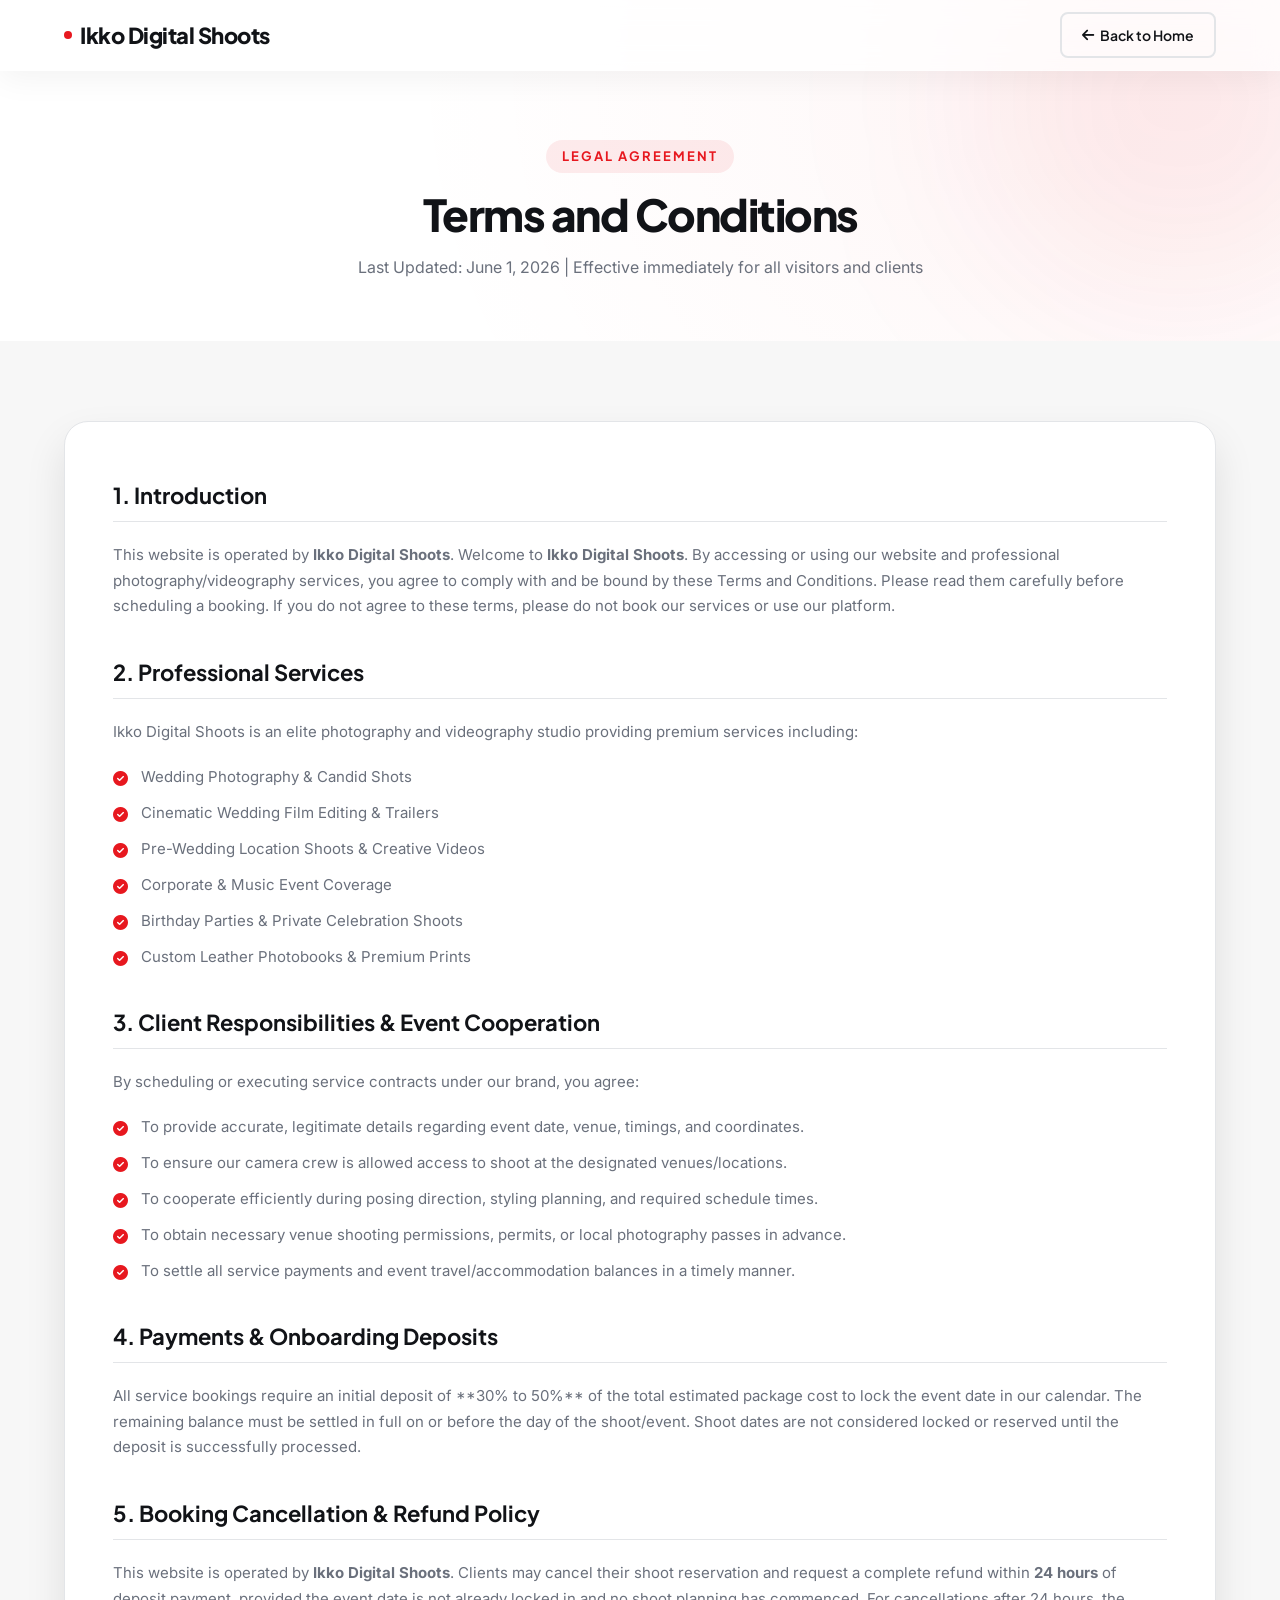
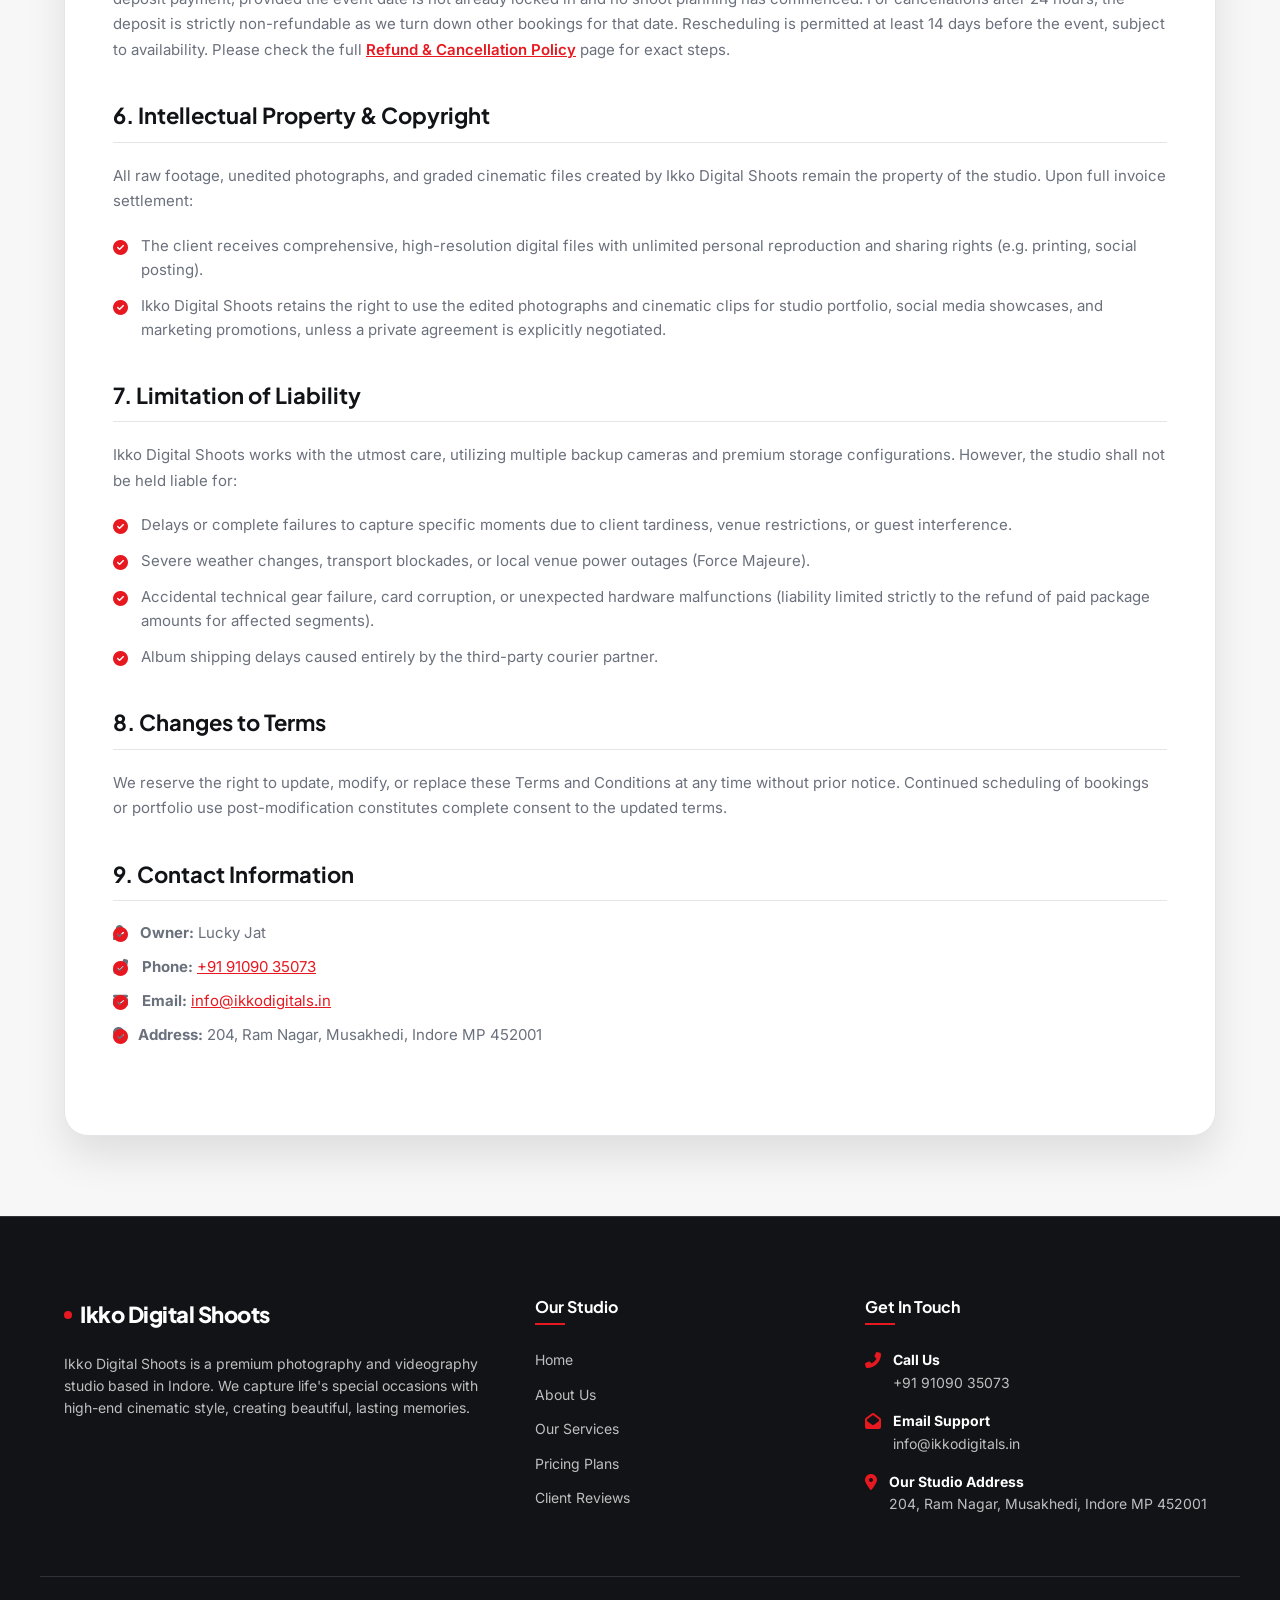
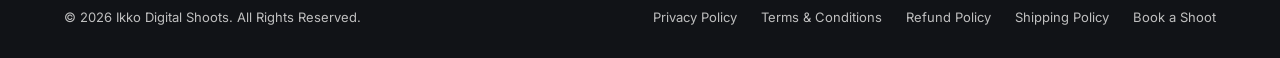
<file: terms.html>
<!DOCTYPE html>
<html lang="en">
<head>
  <meta charset="UTF-8">
  <meta name="viewport" content="width=device-width, initial-scale=1.0">
  
  <!-- SEO Meta Content -->
  <title>Terms & Conditions | Ikko Digital Shoots</title>
  <meta name="description" content="Read the Terms and Conditions for Ikko Digital Shoots. Learn about our photography bookings, user responsibilities, copyright terms, and payment structures.">
  <meta name="robots" content="noindex, follow"> <!-- Avoid duplicate landing page SEO indexing -->
  
  <!-- Icons & Fonts -->
  <link rel="stylesheet" href="https://cdnjs.cloudflare.com/ajax/libs/font-awesome/6.4.0/css/all.min.css">
  <link rel="stylesheet" href="css/style.css">
</head>
<body>

  <!-- Sticky Glassmorphic Header -->
  <header class="header scrolled" id="header" style="background-color: var(--glass-bg); backdrop-filter: blur(12px); -webkit-backdrop-filter: blur(12px); border-bottom: 1px solid var(--glass-border); box-shadow: var(--glass-shadow); padding: 12px 0;">
    <div class="container header-container">
      <a href="index.html" class="logo">
        <span class="logo-dot"></span>Ikko Digital Shoots
      </a>
      
      <div class="header-cta">
        <a href="index.html" class="btn btn-secondary" style="padding: 10px 20px; font-size: 14px; gap: 6px;"><i class="fas fa-arrow-left"></i> Back to Home</a>
      </div>
    </div>
  </header>

  <!-- Hero Section -->
  <section class="hero" id="hero" style="padding: 140px 0 60px 0; background: radial-gradient(circle at 80% 20%, hsla(358, 81%, 50%, 0.03) 0%, transparent 60%);">
    <div class="container" style="text-align: center;">
      <span class="section-tag">Legal Agreement</span>
      <h1 style="font-size: 44px; font-weight: 800; margin-bottom: 16px;">Terms and Conditions</h1>
      <p style="color: var(--text-muted); font-size: 16px;">Last Updated: June 1, 2026 | Effective immediately for all visitors and clients</p>
    </div>
  </section>

  <!-- Policy Content Section -->
  <section class="section section-bg-light" style="padding: 40px 0 80px 0;">
    <div class="container">
      <div class="policy-content-box">
        
        <h2>1. Introduction</h2>
        <p>This website is operated by <strong>Ikko Digital Shoots</strong>. Welcome to <strong>Ikko Digital Shoots</strong>. By accessing or using our website and professional photography/videography services, you agree to comply with and be bound by these Terms and Conditions. Please read them carefully before scheduling a booking. If you do not agree to these terms, please do not book our services or use our platform.</p>
        
        <h2>2. Professional Services</h2>
        <p>Ikko Digital Shoots is an elite photography and videography studio providing premium services including:</p>
        <ul>
          <li>Wedding Photography & Candid Shots</li>
          <li>Cinematic Wedding Film Editing & Trailers</li>
          <li>Pre-Wedding Location Shoots & Creative Videos</li>
          <li>Corporate & Music Event Coverage</li>
          <li>Birthday Parties & Private Celebration Shoots</li>
          <li>Custom Leather Photobooks & Premium Prints</li>
        </ul>
        
        <h2>3. Client Responsibilities & Event Cooperation</h2>
        <p>By scheduling or executing service contracts under our brand, you agree:</p>
        <ul>
          <li>To provide accurate, legitimate details regarding event date, venue, timings, and coordinates.</li>
          <li>To ensure our camera crew is allowed access to shoot at the designated venues/locations.</li>
          <li>To cooperate efficiently during posing direction, styling planning, and required schedule times.</li>
          <li>To obtain necessary venue shooting permissions, permits, or local photography passes in advance.</li>
          <li>To settle all service payments and event travel/accommodation balances in a timely manner.</li>
        </ul>
        
        <h2>4. Payments & Onboarding Deposits</h2>
        <p>All service bookings require an initial deposit of **30% to 50%** of the total estimated package cost to lock the event date in our calendar. The remaining balance must be settled in full on or before the day of the shoot/event. Shoot dates are not considered locked or reserved until the deposit is successfully processed.</p>
        
        <h2>5. Booking Cancellation & Refund Policy</h2>
        <p>This website is operated by <strong>Ikko Digital Shoots</strong>. Clients may cancel their shoot reservation and request a complete refund within <strong>24 hours</strong> of deposit payment, provided the event date is not already locked in and no shoot planning has commenced. For cancellations after 24 hours, the deposit is strictly non-refundable as we turn down other bookings for that date. Rescheduling is permitted at least 14 days before the event, subject to availability. Please check the full <a href="refund.html" style="color: var(--primary); font-weight: 600; text-decoration: underline;">Refund & Cancellation Policy</a> page for exact steps.</p>
        
        <h2>6. Intellectual Property & Copyright</h2>
        <p>All raw footage, unedited photographs, and graded cinematic files created by Ikko Digital Shoots remain the property of the studio. Upon full invoice settlement:</p>
        <ul>
          <li>The client receives comprehensive, high-resolution digital files with unlimited personal reproduction and sharing rights (e.g. printing, social posting).</li>
          <li>Ikko Digital Shoots retains the right to use the edited photographs and cinematic clips for studio portfolio, social media showcases, and marketing promotions, unless a private agreement is explicitly negotiated.</li>
        </ul>
        
        <h2>7. Limitation of Liability</h2>
        <p>Ikko Digital Shoots works with the utmost care, utilizing multiple backup cameras and premium storage configurations. However, the studio shall not be held liable for:</p>
        <ul>
          <li>Delays or complete failures to capture specific moments due to client tardiness, venue restrictions, or guest interference.</li>
          <li>Severe weather changes, transport blockades, or local venue power outages (Force Majeure).</li>
          <li>Accidental technical gear failure, card corruption, or unexpected hardware malfunctions (liability limited strictly to the refund of paid package amounts for affected segments).</li>
          <li>Album shipping delays caused entirely by the third-party courier partner.</li>
        </ul>
        
        <h2>8. Changes to Terms</h2>
        <p>We reserve the right to update, modify, or replace these Terms and Conditions at any time without prior notice. Continued scheduling of bookings or portfolio use post-modification constitutes complete consent to the updated terms.</p>
        
        <h2>9. Contact Information</h2>
        <ul style="list-style: none; display: flex; flex-direction: column; gap: 10px;">
          <li style="padding-left: 0;"><i class="fas fa-user text-primary" style="margin-right: 10px;"></i> <strong>Owner:</strong> Lucky Jat</li>
          <li style="padding-left: 0;"><i class="fas fa-phone-alt text-primary" style="margin-right: 10px;"></i> <strong>Phone:</strong> <a href="tel:+919109035073" style="color: var(--primary); text-decoration: underline;">+91 91090 35073</a></li>
          <li style="padding-left: 0;"><i class="fas fa-envelope text-primary" style="margin-right: 10px;"></i> <strong>Email:</strong> <a href="mailto:info@ikkodigitals.in" style="color: var(--primary); text-decoration: underline;">info@ikkodigitals.in</a></li>
          <li style="padding-left: 0;"><i class="fas fa-map-marker-alt text-primary" style="margin-right: 10px;"></i> <strong>Address:</strong> 204, Ram Nagar, Musakhedi, Indore MP 452001</li>
        </ul>
        
      </div>
    </div>
  </section>

  <!-- Footer Section -->
  <footer class="footer">
    <div class="container footer-grid">
      
      <div class="footer-brand">
        <a href="index.html" class="logo">
          <span class="logo-dot"></span>Ikko Digital Shoots
        </a>
        <p class="footer-desc">Ikko Digital Shoots is a premium photography and videography studio based in Indore. We capture life's special occasions with high-end cinematic style, creating beautiful, lasting memories.</p>
      </div>
      
      <div class="footer-column">
        <h4>Our Studio</h4>
        <div class="footer-links">
          <a href="index.html">Home</a>
          <a href="about.html">About Us</a>
          <a href="services.html">Our Services</a>
          <a href="packages.html">Pricing Plans</a>
          <a href="index.html#testimonials">Client Reviews</a>
        </div>
      </div>
      
      <div class="footer-column">
        <h4>Get In Touch</h4>
        <div class="footer-contact">
          <a href="tel:+919109035073" class="footer-contact-item">
            <i class="fas fa-phone-alt"></i>
            <div>
              <strong>Call Us</strong>
              <p>+91 91090 35073</p>
            </div>
          </a>
          <a href="mailto:info@ikkodigitals.in" class="footer-contact-item">
            <i class="fas fa-envelope-open"></i>
            <div>
              <strong>Email Support</strong>
              <p>info@ikkodigitals.in</p>
            </div>
          </a>
          <div class="footer-contact-item">
            <i class="fas fa-map-marker-alt"></i>
            <div>
              <strong>Our Studio Address</strong>
              <p>204, Ram Nagar, Musakhedi, Indore MP 452001</p>
            </div>
          </div>
        </div>
      </div>
      
    </div>
    
    <div class="container footer-bottom">
      <p class="footer-copyright">&copy; 2026 Ikko Digital Shoots. All Rights Reserved.</p>
      <div class="footer-bottom-links">
        <a href="privacy.html">Privacy Policy</a>
        <a href="terms.html">Terms & Conditions</a>
        <a href="refund.html">Refund Policy</a>
        <a href="shipping.html">Shipping Policy</a>
        <a href="contact.html">Book a Shoot</a>
      </div>
    </div>
  </footer>



  <!-- Back to Top Button -->
  <div class="back-to-top" id="backToTop" aria-label="Scroll to Top">
    <i class="fas fa-arrow-up"></i>
  </div>

  <script>
    const backToTopBtn = document.getElementById('backToTop');
    window.addEventListener('scroll', () => {
      if (window.scrollY > 400) {
        backToTopBtn.classList.add('show');
      } else {
        backToTopBtn.classList.remove('show');
      }
    });
    backToTopBtn.addEventListener('click', () => {
      window.scrollTo({ top: 0, behavior: 'smooth' });
    });
  </script>
</body>
</html>
</file>
<file: css/style.css>
/* 
  Ikko Digital Shoots - Premium Website Design Stylesheet
  Author: Antigravity AI
  Colors: Primary Red (#E31E24), White (#FFFFFF), Gray (#F7F7F7), Black (#111111)
  Fonts: Plus Jakarta Sans (Headings), Inter (Body)
*/

@import url('https://fonts.googleapis.com/css2?family=Inter:wght@300;400;500;600;700&family=Plus+Jakarta+Sans:wght@400;500;600;700;800&display=swap');

/* --- CUSTOM PROPERTIES --- */
:root {
  /* Colors */
  --primary: hsl(358, 81%, 50%); /* #E31E24 */
  --primary-hover: hsl(358, 81%, 42%);
  --primary-light: hsla(358, 81%, 50%, 0.08);
  --primary-glow: rgba(227, 30, 36, 0.4);
  
  --dark: hsl(220, 15%, 8%); /* #111317 */
  --dark-soft: hsl(220, 12%, 14%);
  --dark-light: hsl(220, 10%, 20%);
  
  --light: hsl(0, 0%, 97%); /* #F7F7F7 */
  --white: hsl(0, 0%, 100%);
  
  --text-dark: hsl(220, 15%, 10%); /* #111111 */
  --text-muted: hsl(220, 8%, 45%);
  --text-light: hsl(0, 0%, 95%);
  --text-light-muted: hsl(0, 0%, 75%);

  --border-color: hsl(220, 10%, 90%);
  --border-color-dark: hsl(220, 10%, 20%);
  
  /* Glassmorphism templates */
  --glass-bg: rgba(255, 255, 255, 0.75);
  --glass-border: rgba(255, 255, 255, 0.4);
  --glass-shadow: 0 8px 32px 0 rgba(0, 0, 0, 0.05);

  --glass-dark-bg: rgba(17, 19, 23, 0.75);
  --glass-dark-border: rgba(255, 255, 255, 0.05);
  --glass-dark-shadow: 0 8px 32px 0 rgba(0, 0, 0, 0.2);

  /* Fonts */
  --font-heading: 'Plus Jakarta Sans', sans-serif;
  --font-body: 'Inter', sans-serif;

  /* Shadows */
  --shadow-sm: 0 2px 8px rgba(0, 0, 0, 0.04);
  --shadow-md: 0 10px 30px rgba(0, 0, 0, 0.06);
  --shadow-lg: 0 20px 40px rgba(0, 0, 0, 0.1);
  --shadow-primary: 0 10px 25px rgba(227, 30, 36, 0.25);
  
  /* Border Radius */
  --radius-sm: 8px;
  --radius-md: 16px;
  --radius-lg: 24px;
  --radius-full: 9999px;

  /* Transitions */
  --transition-fast: 0.2s cubic-bezier(0.4, 0, 0.2, 1);
  --transition-normal: 0.4s cubic-bezier(0.4, 0, 0.2, 1);
  --transition-slow: 0.6s cubic-bezier(0.4, 0, 0.2, 1);

  /* Scroll padding for sticky header */
  scroll-behavior: smooth;
}

/* --- RESET & GLOBAL --- */
* {
  margin: 0;
  padding: 0;
  box-sizing: border-box;
  outline: none;
}

body {
  font-family: var(--font-body);
  font-size: 16px;
  line-height: 1.6;
  color: var(--text-dark);
  background-color: var(--white);
  overflow-x: hidden;
  -webkit-font-smoothing: antialiased;
}

h1, h2, h3, h4, h5, h6 {
  font-family: var(--font-heading);
  font-weight: 700;
  line-height: 1.25;
  color: var(--dark);
}

a {
  text-decoration: none;
  color: inherit;
  transition: var(--transition-fast);
}

button, input, select, textarea {
  font-family: inherit;
  font-size: inherit;
}

ul {
  list-style: none;
}

img {
  max-width: 100%;
  height: auto;
  display: block;
}

/* Custom Scrollbar */
::-webkit-scrollbar {
  width: 10px;
}
::-webkit-scrollbar-track {
  background: var(--light);
}
::-webkit-scrollbar-thumb {
  background: hsl(220, 10%, 80%);
  border-radius: var(--radius-full);
  border: 2px solid var(--light);
}
::-webkit-scrollbar-thumb:hover {
  background: var(--primary);
}

/* --- REUSABLE UTILITIES & LAYOUT --- */
.container {
  width: 100%;
  max-width: 1200px;
  margin: 0 auto;
  padding: 0 24px;
}

.section {
  padding: 100px 0;
  position: relative;
}

.section-bg-light {
  background-color: var(--light);
}

.section-bg-dark {
  background-color: var(--dark);
  color: var(--text-light);
}

.section-bg-dark h1,
.section-bg-dark h2,
.section-bg-dark h3,
.section-bg-dark h4 {
  color: var(--white);
}

.section-header {
  text-align: center;
  max-width: 700px;
  margin: 0 auto 60px auto;
}

.section-tag {
  display: inline-block;
  font-family: var(--font-heading);
  font-size: 13px;
  font-weight: 700;
  text-transform: uppercase;
  letter-spacing: 2px;
  color: var(--primary);
  background-color: var(--primary-light);
  padding: 6px 16px;
  border-radius: var(--radius-full);
  margin-bottom: 16px;
}

.section-header h2 {
  font-size: 40px;
  font-weight: 800;
  margin-bottom: 20px;
  letter-spacing: -0.5px;
}

.section-header p {
  font-size: 18px;
  color: var(--text-muted);
}

.section-bg-dark .section-header p {
  color: var(--text-light-muted);
}

/* Red highlighted text in headings */
.highlight-red {
  color: var(--primary);
  position: relative;
  display: inline-block;
}

/* Button UI Components */
.btn {
  display: inline-flex;
  align-items: center;
  justify-content: center;
  padding: 14px 28px;
  font-family: var(--font-heading);
  font-weight: 600;
  font-size: 15px;
  border-radius: var(--radius-sm);
  border: none;
  cursor: pointer;
  transition: var(--transition-normal);
  gap: 8px;
}

.btn-primary {
  background-color: var(--primary);
  color: var(--white);
  box-shadow: var(--shadow-primary);
}

.btn-primary:hover {
  background-color: var(--primary-hover);
  transform: translateY(-2px);
  box-shadow: 0 12px 28px rgba(227, 30, 36, 0.35);
}

.btn-secondary {
  background-color: transparent;
  color: var(--dark);
  border: 2px solid var(--border-color);
}

.btn-secondary:hover {
  background-color: var(--dark);
  color: var(--white);
  border-color: var(--dark);
  transform: translateY(-2px);
}

.btn-white {
  background-color: var(--white);
  color: var(--primary);
  box-shadow: var(--shadow-sm);
}

.btn-white:hover {
  background-color: var(--primary);
  color: var(--white);
  transform: translateY(-2px);
  box-shadow: var(--shadow-primary);
}

.btn-dark {
  background-color: var(--dark);
  color: var(--white);
  box-shadow: var(--shadow-md);
}

.btn-dark:hover {
  background-color: var(--primary);
  transform: translateY(-2px);
  box-shadow: var(--shadow-primary);
}

/* Scroll progress bar indicator */
.scroll-progress-container {
  position: fixed;
  top: 0;
  left: 0;
  width: 100%;
  height: 4px;
  z-index: 1001;
}

.scroll-progress-bar {
  height: 100%;
  background: var(--primary);
  width: 0%;
  transition: width 0.1s ease-out;
}

/* --- STICKY GLASSMORPHISM HEADER --- */
.header {
  position: fixed;
  top: 0;
  left: 0;
  width: 100%;
  z-index: 1000;
  transition: var(--transition-normal);
  padding: 20px 0;
}

.header.scrolled {
  background-color: var(--glass-bg);
  backdrop-filter: blur(12px);
  -webkit-backdrop-filter: blur(12px);
  border-bottom: 1px solid var(--glass-border);
  box-shadow: var(--glass-shadow);
  padding: 12px 0;
}

.header-container {
  display: flex;
  align-items: center;
  justify-content: space-between;
}

.logo {
  display: flex;
  align-items: center;
  gap: 8px;
  font-family: var(--font-heading);
  font-weight: 800;
  font-size: 22px;
  color: var(--dark);
  letter-spacing: -0.5px;
  white-space: nowrap;
}

.mobile-cta-btn {
  display: none;
}

.logo-dot {
  width: 8px;
  height: 8px;
  background-color: var(--primary);
  border-radius: var(--radius-full);
  display: inline-block;
}

.nav {
  display: flex;
  align-items: center;
  gap: 32px;
}

.nav-link {
  font-family: var(--font-heading);
  font-weight: 500;
  font-size: 15px;
  color: var(--text-dark);
  position: relative;
  padding: 6px 0;
}

.nav-link:hover,
.nav-link.active {
  color: var(--primary);
}

.nav-link::after {
  content: '';
  position: absolute;
  bottom: 0;
  left: 0;
  width: 0;
  height: 2px;
  background-color: var(--primary);
  transition: var(--transition-normal);
}

.nav-link:hover::after,
.nav-link.active::after {
  width: 100%;
}

.header-cta {
  display: block;
}

.hamburger {
  display: none;
  cursor: pointer;
  background: none;
  border: none;
  position: relative;
  width: 24px;
  height: 18px;
  z-index: 1010;
}

.hamburger span {
  display: block;
  position: absolute;
  height: 2px;
  width: 100%;
  background: var(--dark);
  border-radius: 9px;
  opacity: 1;
  left: 0;
  transform: rotate(0deg);
  transition: .25s ease-in-out;
}

.hamburger span:nth-child(1) { top: 0px; }
.hamburger span:nth-child(2) { top: 8px; }
.hamburger span:nth-child(3) { top: 16px; }

.hamburger.open span:nth-child(1) {
  top: 8px;
  transform: rotate(135deg);
}

.hamburger.open span:nth-child(2) {
  opacity: 0;
  left: -60px;
}

.hamburger.open span:nth-child(3) {
  top: 8px;
  transform: rotate(-135deg);
}

/* --- DYNAMIC HERO SECTION --- */
.hero {
  padding: 160px 0 100px 0;
  background: radial-gradient(circle at 80% 20%, hsla(358, 81%, 50%, 0.04) 0%, transparent 60%),
              radial-gradient(circle at 10% 80%, hsla(220, 15%, 8%, 0.02) 0%, transparent 50%);
  position: relative;
  overflow: hidden;
}

.hero::before {
  content: '';
  position: absolute;
  width: 400px;
  height: 400px;
  border-radius: var(--radius-full);
  background: var(--primary-light);
  filter: blur(100px);
  top: -100px;
  right: -100px;
  z-index: 0;
}

.hero-grid {
  display: grid;
  grid-template-columns: 1.1fr 0.9fr;
  align-items: center;
  gap: 60px;
  position: relative;
  z-index: 1;
}

.hero-content {
  display: flex;
  flex-direction: column;
  align-items: flex-start;
}

.hero-tag {
  display: inline-flex;
  align-items: center;
  gap: 8px;
  background-color: var(--white);
  padding: 8px 16px;
  border-radius: var(--radius-full);
  box-shadow: var(--shadow-sm);
  border: 1px solid var(--border-color);
  font-family: var(--font-heading);
  font-size: 13px;
  font-weight: 600;
  color: var(--dark);
  margin-bottom: 24px;
}

.hero-tag-pulse {
  width: 8px;
  height: 8px;
  background-color: var(--primary);
  border-radius: var(--radius-full);
  animation: pulse 1.5s infinite;
}

.hero h1 {
  font-size: 56px;
  font-weight: 800;
  line-height: 1.15;
  letter-spacing: -1.5px;
  margin-bottom: 24px;
}

.hero h1 span.gradient {
  background: linear-gradient(to right, var(--primary), hsl(358, 80%, 60%));
  -webkit-background-clip: text;
  -webkit-text-fill-color: transparent;
}

.hero p.subheading {
  font-size: 19px;
  color: var(--text-muted);
  margin-bottom: 36px;
  line-height: 1.6;
}

.hero-ctas {
  display: flex;
  gap: 16px;
  margin-bottom: 40px;
  flex-wrap: wrap;
}

.hero-trust-bar {
  border-top: 1px solid var(--border-color);
  padding-top: 24px;
  width: 100%;
}

.hero-trust-text {
  font-family: var(--font-heading);
  font-size: 14px;
  font-weight: 600;
  color: var(--text-muted);
  display: flex;
  align-items: center;
  gap: 12px;
  flex-wrap: wrap;
}

.hero-trust-text span {
  display: flex;
  align-items: center;
  gap: 6px;
}

.hero-trust-text span:not(:last-child)::after {
  content: '|';
  margin-left: 12px;
  color: var(--border-color);
}

.hero-visual {
  position: relative;
  display: flex;
  justify-content: center;
}

.hero-blob-card {
  position: relative;
  width: 100%;
  max-width: 480px;
  height: 400px;
  background: linear-gradient(135deg, var(--primary) 0%, hsl(358, 80%, 40%) 100%);
  border-radius: 30% 70% 70% 30% / 30% 30% 70% 70%;
  animation: morphing 15s ease-in-out infinite alternate;
  display: flex;
  align-items: center;
  justify-content: center;
  box-shadow: 0 20px 50px rgba(227, 30, 36, 0.3);
}

.hero-card-floating {
  position: absolute;
  background-color: var(--glass-bg);
  backdrop-filter: blur(12px);
  -webkit-backdrop-filter: blur(12px);
  border: 1px solid var(--glass-border);
  border-radius: var(--radius-md);
  padding: 16px 20px;
  box-shadow: var(--shadow-lg);
  display: flex;
  align-items: center;
  gap: 14px;
  animation: float 6s ease-in-out infinite;
}

.hero-card-1 {
  top: 40px;
  left: -20px;
  animation-delay: 0s;
}

.hero-card-2 {
  bottom: 40px;
  right: -20px;
  animation-delay: 3s;
}

.hero-card-icon {
  width: 44px;
  height: 44px;
  border-radius: var(--radius-sm);
  background-color: var(--primary-light);
  display: flex;
  align-items: center;
  justify-content: center;
  color: var(--primary);
  font-size: 20px;
}

.hero-card-info h4 {
  font-size: 16px;
  font-weight: 700;
}

.hero-card-info p {
  font-size: 12px;
  color: var(--text-muted);
}

.hero-svg-illustration {
  width: 80%;
  color: var(--white);
}

/* --- DUAL-BEHAVIOR IMAGE SLIDER --- */
.slider-section {
  position: relative;
  overflow: hidden;
  padding: 60px 0;
  background-color: var(--light);
}

.slider-wrapper {
  position: relative;
  width: 100%;
  border-radius: var(--radius-lg);
  overflow: hidden;
  box-shadow: var(--shadow-lg);
}

.slider-container {
  display: flex;
  width: 400%; /* For 4 slides */
  transition: transform var(--transition-slow);
}

.slide {
  width: 25%;
  position: relative;
  min-height: 520px;
  display: grid;
  grid-template-columns: 1fr 1.1fr;
  background-color: var(--dark);
  color: var(--white);
  overflow: hidden;
}

.slide-content {
  padding: 60px;
  display: flex;
  flex-direction: column;
  justify-content: center;
  align-items: flex-start;
  z-index: 2;
  position: relative;
}

.slide-tag {
  color: var(--primary);
  font-weight: 700;
  font-size: 14px;
  text-transform: uppercase;
  letter-spacing: 2px;
  margin-bottom: 20px;
  font-family: var(--font-heading);
}

.slide-title {
  font-size: 38px;
  font-weight: 800;
  line-height: 1.2;
  margin-bottom: 20px;
  letter-spacing: -0.5px;
  color: var(--white);
}

.slide-desc {
  font-size: 16px;
  color: var(--text-light-muted);
  margin-bottom: 36px;
}

.slide-image-container {
  position: relative;
  overflow: hidden;
  height: 100%;
  width: 100%;
}

.slide-img {
  width: 100%;
  height: 100%;
  object-fit: cover;
  transition: transform 6s ease-in-out;
}

.slide:hover .slide-img {
  transform: scale(1.05);
}

/* Slider Controls */
.slider-btn {
  position: absolute;
  top: 50%;
  transform: translateY(-50%);
  width: 50px;
  height: 50px;
  border-radius: var(--radius-full);
  background-color: var(--glass-bg);
  border: 1px solid var(--glass-border);
  color: var(--dark);
  display: flex;
  align-items: center;
  justify-content: center;
  cursor: pointer;
  z-index: 10;
  transition: var(--transition-fast);
  backdrop-filter: blur(8px);
  -webkit-backdrop-filter: blur(8px);
}

.slider-btn:hover {
  background-color: var(--primary);
  color: var(--white);
  border-color: var(--primary);
}

.slider-btn-prev {
  left: 24px;
}

.slider-btn-next {
  right: 24px;
}

.slider-dots {
  position: absolute;
  bottom: 24px;
  left: 50%;
  transform: translateX(-50%);
  display: flex;
  gap: 10px;
  z-index: 10;
}

.slider-dot {
  width: 10px;
  height: 10px;
  border-radius: var(--radius-full);
  background-color: rgba(255, 255, 255, 0.4);
  cursor: pointer;
  transition: var(--transition-fast);
}

.slider-dot.active {
  background-color: var(--primary);
  width: 28px;
}

/* --- ABOUT, VISION & MISSION --- */
.about-grid {
  display: grid;
  grid-template-columns: 0.95fr 1.05fr;
  gap: 60px;
  align-items: center;
}

.about-visual {
  position: relative;
}

.about-card {
  position: relative;
  background-color: var(--white);
  border-radius: var(--radius-lg);
  padding: 40px;
  box-shadow: var(--shadow-lg);
  border: 1px solid var(--border-color);
  overflow: hidden;
}

.about-card::before {
  content: '';
  position: absolute;
  top: 0;
  left: 0;
  width: 6px;
  height: 100%;
  background-color: var(--primary);
}

.about-rating {
  display: flex;
  align-items: center;
  gap: 12px;
  margin-bottom: 20px;
}

.stars {
  display: flex;
  gap: 2px;
  color: #FFD700;
}

.stars i {
  font-size: 16px;
}

.about-rating-text {
  font-weight: 700;
  font-size: 14px;
}

.about-quote {
  font-size: 20px;
  font-style: italic;
  font-weight: 600;
  color: var(--dark);
  margin-bottom: 24px;
  line-height: 1.4;
}

.about-author {
  display: flex;
  align-items: center;
  gap: 16px;
}

.about-avatar {
  width: 50px;
  height: 50px;
  border-radius: var(--radius-full);
  background: var(--primary);
  color: var(--white);
  font-weight: 700;
  font-size: 18px;
  display: flex;
  align-items: center;
  justify-content: center;
}

.about-author-info h4 {
  font-size: 16px;
  font-weight: 700;
}

.about-author-info p {
  font-size: 13px;
  color: var(--text-muted);
}

.about-content h3 {
  font-size: 32px;
  font-weight: 800;
  margin-bottom: 24px;
}

.about-text {
  font-size: 16px;
  color: var(--text-muted);
  margin-bottom: 30px;
}

/* Vision & Mission grid styling */
.vm-grid {
  display: grid;
  grid-template-columns: 1fr 1fr;
  gap: 24px;
  margin-top: 40px;
  width: 100%;
}

.vm-card {
  background-color: var(--white);
  padding: 32px;
  border-radius: var(--radius-md);
  box-shadow: var(--shadow-sm);
  border: 1px solid var(--border-color);
  transition: var(--transition-normal);
  display: flex;
  flex-direction: column;
  gap: 16px;
}

.vm-card:hover {
  transform: translateY(-5px);
  box-shadow: var(--shadow-md);
  border-color: var(--primary-light);
}

.vm-icon {
  width: 50px;
  height: 50px;
  border-radius: var(--radius-sm);
  background-color: var(--primary-light);
  color: var(--primary);
  display: flex;
  align-items: center;
  justify-content: center;
  font-size: 22px;
}

.vm-card h4 {
  font-size: 20px;
  font-weight: 700;
}

.vm-card p {
  font-size: 14px;
  color: var(--text-muted);
  line-height: 1.6;
}

/* --- SERVICES SECTION --- */
.services-grid {
  display: grid;
  grid-template-columns: repeat(3, 1fr);
  gap: 24px;
}

.service-card {
  background-color: var(--white);
  border-radius: var(--radius-md);
  padding: 40px 30px;
  box-shadow: var(--shadow-sm);
  border: 1px solid var(--border-color);
  transition: var(--transition-normal);
  display: flex;
  flex-direction: column;
  height: 100%;
}

.service-card:hover {
  transform: translateY(-8px);
  box-shadow: var(--shadow-lg);
  border-color: var(--primary);
}

.service-icon-wrapper {
  width: 60px;
  height: 60px;
  border-radius: var(--radius-sm);
  background-color: var(--primary-light);
  color: var(--primary);
  display: flex;
  align-items: center;
  justify-content: center;
  font-size: 26px;
  margin-bottom: 28px;
  transition: var(--transition-normal);
}

.service-card:hover .service-icon-wrapper {
  background-color: var(--primary);
  color: var(--white);
  box-shadow: var(--shadow-primary);
}

.service-card h3 {
  font-size: 22px;
  font-weight: 700;
  margin-bottom: 20px;
}

.service-list {
  display: flex;
  flex-direction: column;
  gap: 12px;
  margin-bottom: 32px;
  flex-grow: 1;
}

.service-list li {
  font-size: 14px;
  color: var(--text-muted);
  display: flex;
  align-items: center;
  gap: 10px;
}

.service-list li i {
  color: var(--primary);
  font-size: 14px;
}

.service-btn {
  font-size: 14px;
  font-weight: 700;
  color: var(--primary);
  display: inline-flex;
  align-items: center;
  gap: 6px;
  padding: 0;
  border: none;
  background: none;
  cursor: pointer;
  transition: var(--transition-fast);
}

.service-btn i {
  transition: transform var(--transition-fast);
}

.service-card:hover .service-btn {
  color: var(--primary-hover);
}

.service-card:hover .service-btn i {
  transform: translateX(4px);
}

/* --- PRICING PACKAGES --- */
.pricing-grid {
  display: grid;
  grid-template-columns: repeat(3, 1fr);
  gap: 30px;
  align-items: stretch;
}

.pricing-card {
  background-color: var(--white);
  border-radius: var(--radius-lg);
  border: 1px solid var(--border-color);
  padding: 48px 40px;
  position: relative;
  transition: var(--transition-normal);
  display: flex;
  flex-direction: column;
  height: 100%;
}

.pricing-card:hover {
  transform: translateY(-8px);
  box-shadow: var(--shadow-lg);
}

/* Highlight Featured (Growth) Card */
.pricing-card.featured {
  border: 2px solid var(--primary);
  box-shadow: var(--shadow-lg);
}

.pricing-card.featured::before {
  content: 'MOST POPULAR';
  position: absolute;
  top: 24px;
  right: 24px;
  background-color: var(--primary);
  color: var(--white);
  font-family: var(--font-heading);
  font-size: 11px;
  font-weight: 700;
  letter-spacing: 1px;
  padding: 6px 12px;
  border-radius: var(--radius-full);
}

.pricing-header {
  margin-bottom: 30px;
}

.pricing-name {
  font-size: 20px;
  font-weight: 700;
  color: var(--text-muted);
  margin-bottom: 8px;
}

.pricing-card.featured .pricing-name {
  color: var(--primary);
}

.pricing-price {
  font-size: 40px;
  font-weight: 800;
  color: var(--dark);
  display: flex;
  align-items: baseline;
}

.pricing-price span {
  font-size: 14px;
  font-weight: 500;
  color: var(--text-muted);
  margin-left: 4px;
}

.pricing-desc {
  font-size: 14px;
  color: var(--text-muted);
  margin-top: 10px;
}

.pricing-divider {
  height: 1px;
  background-color: var(--border-color);
  margin: 30px 0;
}

.pricing-features {
  display: flex;
  flex-direction: column;
  gap: 16px;
  margin-bottom: 40px;
  flex-grow: 1;
}

.pricing-features li {
  display: flex;
  align-items: center;
  gap: 12px;
  font-size: 15px;
  color: var(--text-dark);
}

.pricing-features li i {
  color: var(--primary);
  font-size: 16px;
  width: 20px;
  height: 20px;
  background-color: var(--primary-light);
  border-radius: var(--radius-full);
  display: flex;
  align-items: center;
  justify-content: center;
}

.pricing-cta {
  width: 100%;
}

/* --- WHY CHOOSE US & COUNTER STATS --- */
.why-grid {
  display: grid;
  grid-template-columns: 1.15fr 0.85fr;
  gap: 60px;
  align-items: center;
}

.why-features {
  display: grid;
  grid-template-columns: 1fr 1fr;
  gap: 30px;
}

.why-card {
  display: flex;
  gap: 20px;
}

.why-icon {
  width: 44px;
  height: 44px;
  border-radius: var(--radius-sm);
  background-color: var(--primary-light);
  color: var(--primary);
  font-size: 18px;
  display: flex;
  align-items: center;
  justify-content: center;
  flex-shrink: 0;
}

.why-info h4 {
  font-size: 17px;
  font-weight: 700;
  margin-bottom: 8px;
}

.why-info p {
  font-size: 14px;
  color: var(--text-muted);
  line-height: 1.5;
}

/* Stats Counter Layout */
.stats-grid {
  display: grid;
  grid-template-columns: 1fr 1fr;
  gap: 24px;
}

.stat-card {
  background-color: var(--white);
  border-radius: var(--radius-md);
  border: 1px solid var(--border-color);
  padding: 32px;
  text-align: center;
  box-shadow: var(--shadow-sm);
  transition: var(--transition-normal);
}

.stat-card:hover {
  transform: translateY(-5px);
  box-shadow: var(--shadow-md);
  border-color: var(--primary-light);
}

.stat-number {
  font-size: 42px;
  font-weight: 800;
  color: var(--primary);
  margin-bottom: 8px;
}

.stat-label {
  font-size: 14px;
  font-weight: 600;
  color: var(--text-muted);
}

/* --- GOOGLE REVIEW TESTIMONIALS --- */
.testimonials-wrapper {
  position: relative;
  max-width: 900px;
  margin: 0 auto;
  overflow: hidden;
}

.testimonials-container {
  display: flex;
  width: 500%; /* For 5 reviews */
  transition: transform var(--transition-normal);
}

.testimonial-card {
  width: 20%;
  padding: 20px 40px;
  flex-shrink: 0;
}

.google-review-box {
  background-color: var(--white);
  border-radius: var(--radius-lg);
  padding: 48px;
  box-shadow: var(--shadow-lg);
  border: 1px solid var(--border-color);
  position: relative;
  display: flex;
  flex-direction: column;
}

.google-watermark {
  position: absolute;
  top: 36px;
  right: 36px;
  opacity: 0.15;
  font-size: 32px;
  color: var(--dark);
}

.review-header {
  display: flex;
  align-items: center;
  justify-content: space-between;
  margin-bottom: 24px;
  flex-wrap: wrap;
  gap: 16px;
}

.reviewer-profile {
  display: flex;
  align-items: center;
  gap: 16px;
}

.reviewer-avatar {
  width: 54px;
  height: 54px;
  border-radius: var(--radius-full);
  background-color: #4285F4; /* Google Blue */
  color: var(--white);
  font-weight: 700;
  font-size: 20px;
  display: flex;
  align-items: center;
  justify-content: center;
}

.reviewer-info h4 {
  font-size: 16px;
  font-weight: 700;
}

.reviewer-meta {
  display: flex;
  align-items: center;
  gap: 8px;
  font-size: 12px;
  color: var(--text-muted);
  margin-top: 2px;
}

.verified-badge {
  color: #0F9D58; /* Google Green */
  display: inline-flex;
  align-items: center;
  gap: 4px;
  font-weight: 600;
}

.review-stars {
  display: flex;
  gap: 4px;
  color: #F4B400; /* Google Yellow */
  font-size: 18px;
}

.review-body {
  font-size: 18px;
  color: var(--text-dark);
  line-height: 1.6;
  margin-bottom: 24px;
  font-style: italic;
  flex-grow: 1;
}

/* Testimonials Controller */
.testimonials-nav {
  display: flex;
  align-items: center;
  justify-content: center;
  gap: 24px;
  margin-top: 40px;
}

.testimonial-dots {
  display: flex;
  gap: 10px;
}

.testimonial-dot {
  width: 10px;
  height: 10px;
  border-radius: var(--radius-full);
  background-color: var(--border-color);
  cursor: pointer;
  transition: var(--transition-fast);
}

.testimonial-dot.active {
  background-color: var(--primary);
  width: 24px;
}

/* --- CONSULTATION FORM SECTION --- */
.consultation-grid {
  display: grid;
  grid-template-columns: 0.9fr 1.1fr;
  gap: 60px;
  align-items: center;
}

.consultation-info {
  display: flex;
  flex-direction: column;
}

.consultation-title {
  font-size: 38px;
  font-weight: 800;
  margin-bottom: 20px;
}

.consultation-desc {
  font-size: 16px;
  color: var(--text-muted);
  margin-bottom: 36px;
}

.contact-channels {
  display: flex;
  flex-direction: column;
  gap: 24px;
}

.contact-item {
  display: flex;
  align-items: center;
  gap: 20px;
}

.contact-icon {
  width: 50px;
  height: 50px;
  border-radius: var(--radius-sm);
  background-color: var(--primary-light);
  color: var(--primary);
  font-size: 20px;
  display: flex;
  align-items: center;
  justify-content: center;
  flex-shrink: 0;
}

.contact-details h4 {
  font-size: 14px;
  font-weight: 500;
  color: var(--text-muted);
}

.contact-details p {
  font-size: 18px;
  font-weight: 700;
  color: var(--dark);
}

/* Interactive Modern Form Layout */
.form-card {
  background-color: var(--white);
  border-radius: var(--radius-lg);
  padding: 48px;
  box-shadow: var(--shadow-lg);
  border: 1px solid var(--border-color);
}

.form-group {
  margin-bottom: 24px;
  position: relative;
}

.form-row {
  display: grid;
  grid-template-columns: 1fr 1fr;
  gap: 20px;
}

.form-label {
  display: block;
  font-family: var(--font-heading);
  font-weight: 600;
  font-size: 14px;
  margin-bottom: 8px;
  color: var(--dark);
}

.form-control {
  width: 100%;
  padding: 14px 20px;
  border-radius: var(--radius-sm);
  border: 1px solid var(--border-color);
  background-color: var(--light);
  color: var(--text-dark);
  font-size: 15px;
  transition: var(--transition-normal);
}

.form-control:focus {
  border-color: var(--primary);
  background-color: var(--white);
  box-shadow: 0 0 0 4px var(--primary-light);
}

textarea.form-control {
  resize: vertical;
  min-height: 120px;
}

.form-submit-btn {
  width: 100%;
}

/* Form success message popup */
.form-success-alert {
  display: none;
  background-color: #e6f4ea;
  border: 1px solid #137333;
  color: #137333;
  padding: 16px;
  border-radius: var(--radius-sm);
  margin-bottom: 24px;
  font-weight: 600;
  align-items: center;
  gap: 12px;
}

/* --- FAQ ACCORDION SECTION --- */
.faq-container {
  max-width: 800px;
  margin: 0 auto;
  display: flex;
  flex-direction: column;
  gap: 16px;
}

.faq-item {
  background-color: var(--white);
  border-radius: var(--radius-sm);
  border: 1px solid var(--border-color);
  overflow: hidden;
  transition: var(--transition-normal);
}

.faq-header {
  padding: 24px 32px;
  display: flex;
  justify-content: space-between;
  align-items: center;
  cursor: pointer;
  user-select: none;
  gap: 20px;
  transition: var(--transition-normal);
}

.faq-header:hover {
  background-color: var(--light);
}

.faq-header h3 {
  font-size: 18px;
  font-weight: 700;
}

.faq-icon {
  width: 24px;
  height: 24px;
  border-radius: var(--radius-full);
  background-color: var(--light);
  color: var(--dark);
  display: flex;
  align-items: center;
  justify-content: center;
  font-size: 12px;
  transition: var(--transition-normal);
  flex-shrink: 0;
}

.faq-item.active {
  border-color: var(--primary);
  box-shadow: var(--shadow-sm);
}

.faq-item.active .faq-icon {
  background-color: var(--primary);
  color: var(--white);
  transform: rotate(180deg);
}

.faq-item.active .faq-header h3 {
  color: var(--primary);
}

.faq-body {
  max-height: 0;
  overflow: hidden;
  transition: max-height var(--transition-normal) ease-out;
}

.faq-content {
  padding: 0 32px 24px 32px;
  font-size: 15px;
  color: var(--text-muted);
  line-height: 1.6;
}

/* --- POLICY & FOOTER SECTION --- */
.footer {
  background-color: var(--dark);
  color: var(--text-light);
  padding: 80px 0 30px 0;
  border-top: 1px solid var(--border-color-dark);
}

.footer-grid {
  display: grid;
  grid-template-columns: 1.2fr 0.8fr 1fr;
  gap: 50px;
  margin-bottom: 60px;
}

.footer-brand {
  display: flex;
  flex-direction: column;
  align-items: flex-start;
  gap: 20px;
}

.footer-brand .logo {
  color: var(--white);
}

.footer-desc {
  font-size: 14px;
  color: var(--text-light-muted);
  line-height: 1.6;
}

.footer-socials {
  display: flex;
  gap: 12px;
}

.social-link {
  width: 36px;
  height: 36px;
  border-radius: var(--radius-sm);
  background-color: var(--dark-soft);
  color: var(--text-light-muted);
  display: flex;
  align-items: center;
  justify-content: center;
  font-size: 16px;
  transition: var(--transition-fast);
}

.social-link:hover {
  background-color: var(--primary);
  color: var(--white);
}

.footer-column h4 {
  font-size: 16px;
  font-weight: 700;
  color: var(--white);
  margin-bottom: 24px;
  position: relative;
  padding-bottom: 8px;
}

.footer-column h4::after {
  content: '';
  position: absolute;
  bottom: 0;
  left: 0;
  width: 30px;
  height: 2px;
  background-color: var(--primary);
}

.footer-links {
  display: flex;
  flex-direction: column;
  gap: 12px;
}

.footer-links a {
  font-size: 14px;
  color: var(--text-light-muted);
}

.footer-links a:hover {
  color: var(--primary);
  padding-left: 4px;
}

.footer-contact {
  display: flex;
  flex-direction: column;
  gap: 16px;
}

.footer-contact-item {
  display: flex;
  gap: 12px;
  font-size: 14px;
  color: var(--text-light-muted);
}

.footer-contact-item i {
  color: var(--primary);
  font-size: 16px;
  margin-top: 3px;
}

.footer-contact-item strong {
  color: var(--white);
}

.footer-bottom {
  border-top: 1px solid var(--border-color-dark);
  padding-top: 30px;
  display: flex;
  justify-content: space-between;
  align-items: center;
  flex-wrap: wrap;
  gap: 20px;
}

.footer-copyright {
  font-size: 13px;
  color: var(--text-light-muted);
}

.footer-bottom-links {
  display: flex;
  gap: 24px;
}

.footer-bottom-links a {
  font-size: 13px;
  color: var(--text-light-muted);
}

.footer-bottom-links a:hover {
  color: var(--primary);
}

/* --- INTERACTIVE FLOATING ELEMENTS --- */
/* Pulse bounce animation for WhatsApp Button */
.whatsapp-float {
  position: fixed;
  bottom: 30px;
  right: 30px;
  width: 60px;
  height: 60px;
  background-color: #25D366;
  color: var(--white);
  border-radius: var(--radius-full);
  display: flex;
  align-items: center;
  justify-content: center;
  font-size: 32px;
  box-shadow: 0 10px 25px rgba(37, 211, 102, 0.4);
  z-index: 999;
  transition: var(--transition-normal);
  animation: wa-pulse 2s infinite;
}

.whatsapp-float:hover {
  transform: scale(1.1) translateY(-5px);
  box-shadow: 0 15px 30px rgba(37, 211, 102, 0.6);
}

/* Back to Top Widget */
.back-to-top {
  position: fixed;
  bottom: 30px;
  left: 30px;
  width: 44px;
  height: 44px;
  background-color: var(--white);
  color: var(--dark);
  border: 1px solid var(--border-color);
  border-radius: var(--radius-full);
  display: flex;
  align-items: center;
  justify-content: center;
  font-size: 14px;
  box-shadow: var(--shadow-md);
  z-index: 998;
  cursor: pointer;
  opacity: 0;
  visibility: hidden;
  transition: var(--transition-normal);
}

.back-to-top.show {
  opacity: 1;
  visibility: visible;
}

.back-to-top:hover {
  background-color: var(--primary);
  color: var(--white);
  border-color: var(--primary);
  transform: translateY(-3px);
}

/* --- VIEWPORT ANIMATIONS (Intersection Observer) --- */
.reveal {
  opacity: 0;
  transform: translateY(30px);
  transition: opacity 0.8s ease-out, transform 0.8s ease-out;
}

.reveal.active {
  opacity: 1;
  transform: translateY(0);
}

.reveal-left {
  opacity: 0;
  transform: translateX(-30px);
  transition: opacity 0.8s ease-out, transform 0.8s ease-out;
}

.reveal-left.active {
  opacity: 1;
  transform: translateX(0);
}

.reveal-right {
  opacity: 0;
  transform: translateX(30px);
  transition: opacity 0.8s ease-out, transform 0.8s ease-out;
}

.reveal-right.active {
  opacity: 1;
  transform: translateX(0);
}

.reveal-scale {
  opacity: 0;
  transform: scale(0.95);
  transition: opacity 0.8s ease-out, transform 0.8s ease-out;
}

.reveal-scale.active {
  opacity: 1;
  transform: scale(1);
}

/* --- KEYFRAME ANIMATIONS --- */
@keyframes pulse {
  0% {
    transform: scale(0.95);
    box-shadow: 0 0 0 0 rgba(227, 30, 36, 0.7);
  }
  70% {
    transform: scale(1);
    box-shadow: 0 0 0 8px rgba(227, 30, 36, 0);
  }
  100% {
    transform: scale(0.95);
    box-shadow: 0 0 0 0 rgba(227, 30, 36, 0);
  }
}

@keyframes float {
  0% {
    transform: translateY(0px);
  }
  50% {
    transform: translateY(-10px);
  }
  100% {
    transform: translateY(0px);
  }
}

@keyframes morphing {
  0% {
    border-radius: 30% 70% 70% 30% / 30% 30% 70% 70%;
  }
  50% {
    border-radius: 70% 30% 30% 70% / 70% 70% 30% 30%;
  }
  100% {
    border-radius: 30% 70% 70% 30% / 30% 30% 70% 70%;
  }
}

@keyframes wa-pulse {
  0% {
    box-shadow: 0 0 0 0 rgba(37, 211, 102, 0.4);
  }
  70% {
    box-shadow: 0 0 0 15px rgba(37, 211, 102, 0);
  }
  100% {
    box-shadow: 0 0 0 0 rgba(37, 211, 102, 0);
  }
}

/* --- MOBILE RESPONSIVE MEDIA QUERIES --- */
@media (max-width: 1024px) {
  .hero h1 {
    font-size: 46px;
  }
  .services-grid {
    grid-template-columns: repeat(2, 1fr);
  }
  .pricing-grid {
    grid-template-columns: repeat(2, 1fr);
    justify-content: center;
  }
  /* For pricing: let full premium scale nicely */
  .pricing-card.premium {
    grid-column: span 2;
  }
}

@media (max-width: 768px) {
  .section {
    padding: 60px 0;
  }
  .section-header h2 {
    font-size: 30px;
    margin-bottom: 12px;
  }
  .section-header p {
    font-size: 15px;
  }
  .section-header {
    margin-bottom: 40px;
  }
  
  /* Header Mobile Drawer & Logo spacing */
  .header {
    padding: 14px 0;
  }
  .logo {
    font-size: 19px;
  }
  .hamburger {
    display: block;
  }
  .header-cta {
    display: none; /* Hide in navbar on mobile, show in menu */
  }
  .nav {
    position: fixed;
    top: 0;
    right: -100%;
    width: 280px;
    height: 100vh;
    background-color: var(--white);
    flex-direction: column;
    align-items: flex-start;
    padding: 100px 30px;
    gap: 20px;
    box-shadow: -10px 0 30px rgba(0, 0, 0, 0.05);
    transition: right var(--transition-normal);
    z-index: 1005;
  }
  .nav.open {
    right: 0;
  }
  .mobile-cta-btn {
    display: inline-flex !important;
    width: 100%;
    margin-top: 15px;
  }
  
  /* Hero section mobile (Overflow Fixes) */
  .hero {
    padding: 110px 0 60px 0;
  }
  .hero-grid {
    grid-template-columns: 1fr;
    gap: 30px;
    text-align: center;
  }
  .hero-content {
    align-items: center;
  }
  .hero h1 {
    font-size: 38px;
    line-height: 1.2;
    margin-bottom: 16px;
  }
  .hero p.subheading {
    font-size: 16px;
    margin-bottom: 24px;
  }
  .hero-ctas {
    justify-content: center;
    gap: 12px;
    width: 100%;
  }
  .hero-ctas .btn {
    width: 100%;
  }
  .hero-trust-text {
    justify-content: center;
    font-size: 13px;
    gap: 10px;
  }
  .hero-trust-text span::after {
    display: none !important; /* Hide separator on mobile */
  }
  .hero-blob-card {
    height: 280px;
    max-width: 360px;
    margin: 0 auto;
  }
  .hero-card-floating {
    display: none !important; /* Hide floating absolute cards to prevent mobile layout breakages */
  }
  
  /* Slider Section Mobile Refinements (No Arrow Overlaps) */
  .slide {
    grid-template-columns: 1fr;
    min-height: auto;
  }
  .slide-content {
    padding: 30px 20px 40px 20px;
    text-align: center;
    align-items: center;
  }
  .slide-title {
    font-size: 26px;
    margin-bottom: 16px;
  }
  .slide-desc {
    font-size: 14px;
    margin-bottom: 24px;
  }
  .slide-image-container {
    height: 220px;
  }
  .slider-btn {
    display: none !important; /* Hide side arrows on mobile to prevent text overlapping */
  }
  .slider-dots {
    bottom: 12px;
  }
  
  /* About Us Mobile Padding */
  .about-grid {
    grid-template-columns: 1fr;
    gap: 32px;
  }
  .about-card {
    padding: 24px;
  }
  .about-quote {
    font-size: 17px;
    margin-bottom: 16px;
  }
  .vm-grid {
    grid-template-columns: 1fr;
    gap: 20px;
  }
  .vm-card {
    padding: 24px;
  }
  
  /* Services Stack (Full Mobile Readability) */
  .services-grid {
    grid-template-columns: 1fr;
    gap: 20px;
  }
  .service-card {
    padding: 30px 24px;
  }
  
  /* Pricing Grid Mobile */
  .pricing-grid {
    grid-template-columns: 1fr;
    gap: 24px;
  }
  .pricing-card.premium {
    grid-column: span 1;
  }
  .pricing-card {
    padding: 32px 24px;
  }
  
  /* Why Choose Us & Counters Mobile */
  .why-grid {
    grid-template-columns: 1fr;
    gap: 32px;
  }
  .why-features {
    grid-template-columns: 1fr;
    gap: 20px;
  }
  .why-card {
    gap: 16px;
  }
  
  /* Consultation Form Stack */
  .consultation-grid {
    grid-template-columns: 1fr;
    gap: 32px;
  }
  .form-card {
    padding: 24px 20px;
  }
  .form-row {
    grid-template-columns: 1fr;
    gap: 0;
  }
  
  /* Testimonials Mobile Scale */
  .testimonial-card {
    padding: 10px 5px;
  }
  .google-review-box {
    padding: 28px 20px;
  }
  .review-body {
    font-size: 15px;
  }
  
  /* FAQ Accordion Compact Details */
  .faq-header {
    padding: 16px 20px;
  }
  .faq-header h3 {
    font-size: 16px;
  }
  .faq-content {
    padding: 0 20px 20px 20px;
    font-size: 14px;
  }
  
  /* Footer Stack */
  .footer {
    padding: 60px 0 90px 0; /* 90px bottom padding creates a perfect safe-zone for mobile floating widgets! */
  }
  .footer-grid {
    grid-template-columns: 1fr;
    gap: 30px;
    margin-bottom: 40px;
  }
  .footer-column h4 {
    margin-bottom: 16px;
  }
  .footer-bottom {
    flex-direction: column;
    text-align: center;
    gap: 12px;
    padding-top: 24px;
  }
  .footer-bottom-links {
    flex-wrap: wrap;
    justify-content: center;
    gap: 12px 24px;
  }
  .footer-bottom-links a {
    white-space: nowrap; /* Prevents word wrapping (e.g. Privacy and Policy on separate lines) */
  }
}

@media (max-width: 576px) {
  .hero h1 {
    font-size: 32px;
  }
  .hero-blob-card {
    height: 240px;
    max-width: 280px;
  }
  .slide-title {
    font-size: 22px;
  }
  .stats-grid {
    grid-template-columns: 1fr;
    gap: 16px;
  }
  .back-to-top {
    left: 20px;
    bottom: 20px;
  }
  .whatsapp-float {
    right: 20px;
    bottom: 20px;
    width: 50px;
    height: 50px;
    font-size: 26px;
  }
}

/* --- POLICY CONTENT PAGES --- */
.policy-content-box {
  background-color: var(--white);
  border-radius: var(--radius-lg);
  padding: 60px 48px;
  box-shadow: var(--shadow-lg);
  border: 1px solid var(--border-color);
  margin-top: 40px;
}

.policy-content-box h2 {
  font-size: 22px;
  font-weight: 700;
  color: var(--dark);
  margin: 40px 0 20px 0;
  position: relative;
  padding-bottom: 12px;
  border-bottom: 1px solid var(--border-color);
}

.policy-content-box h2:first-of-type {
  margin-top: 0;
}

.policy-content-box p {
  font-size: 15px;
  color: var(--text-muted);
  line-height: 1.7;
  margin-bottom: 20px;
}

.policy-content-box ul {
  margin-bottom: 28px;
  display: flex;
  flex-direction: column;
  gap: 12px;
}

.policy-content-box ul li {
  font-size: 15px;
  color: var(--text-muted);
  position: relative;
  padding-left: 28px;
  line-height: 1.6;
}

.policy-content-box ul li::before {
  content: '\f058'; /* FontAwesome check-circle */
  font-family: 'Font Awesome 6 Free';
  font-weight: 900;
  color: var(--primary);
  position: absolute;
  left: 0;
  top: 2px;
  font-size: 15px;
}

@media (max-width: 768px) {
  .policy-content-box {
    padding: 36px 24px;
    margin-top: 24px;
  }
  .policy-content-box h2 {
    font-size: 19px;
    margin: 32px 0 16px 0;
  }
}
</file>
